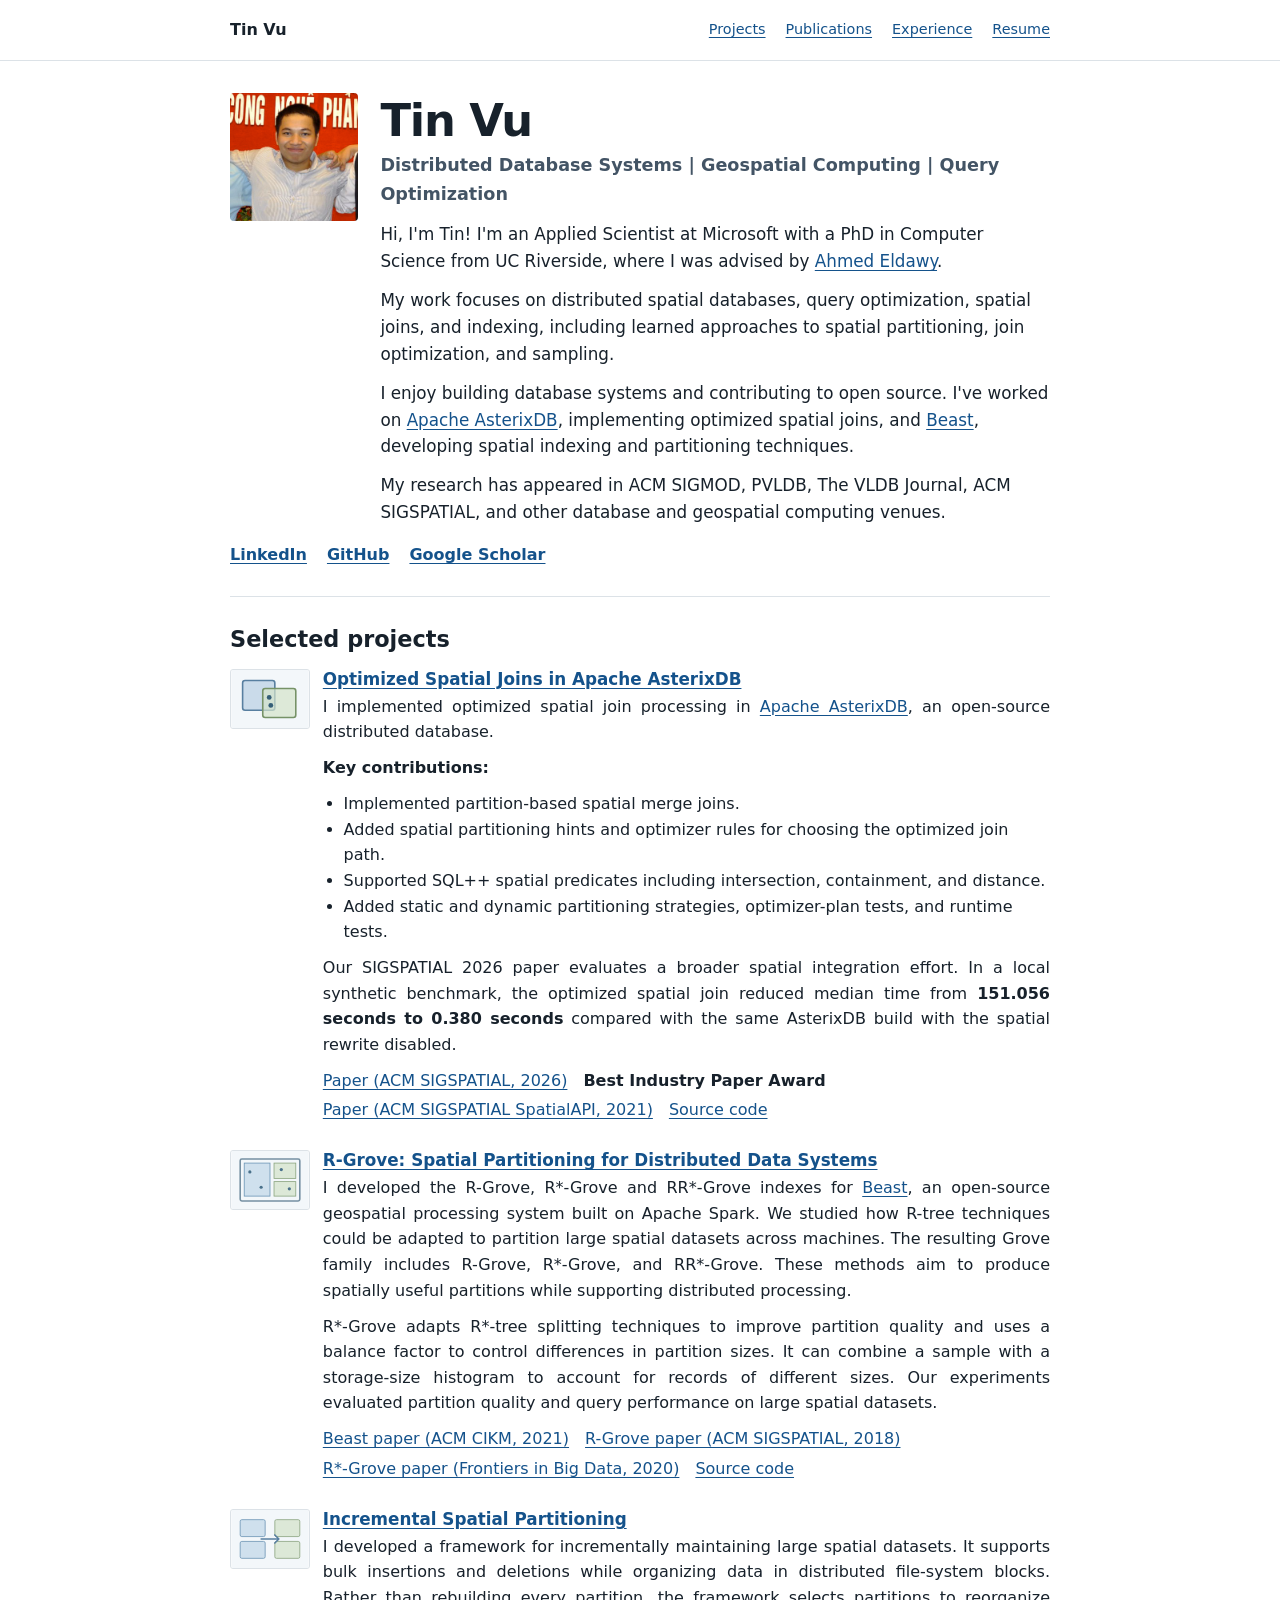
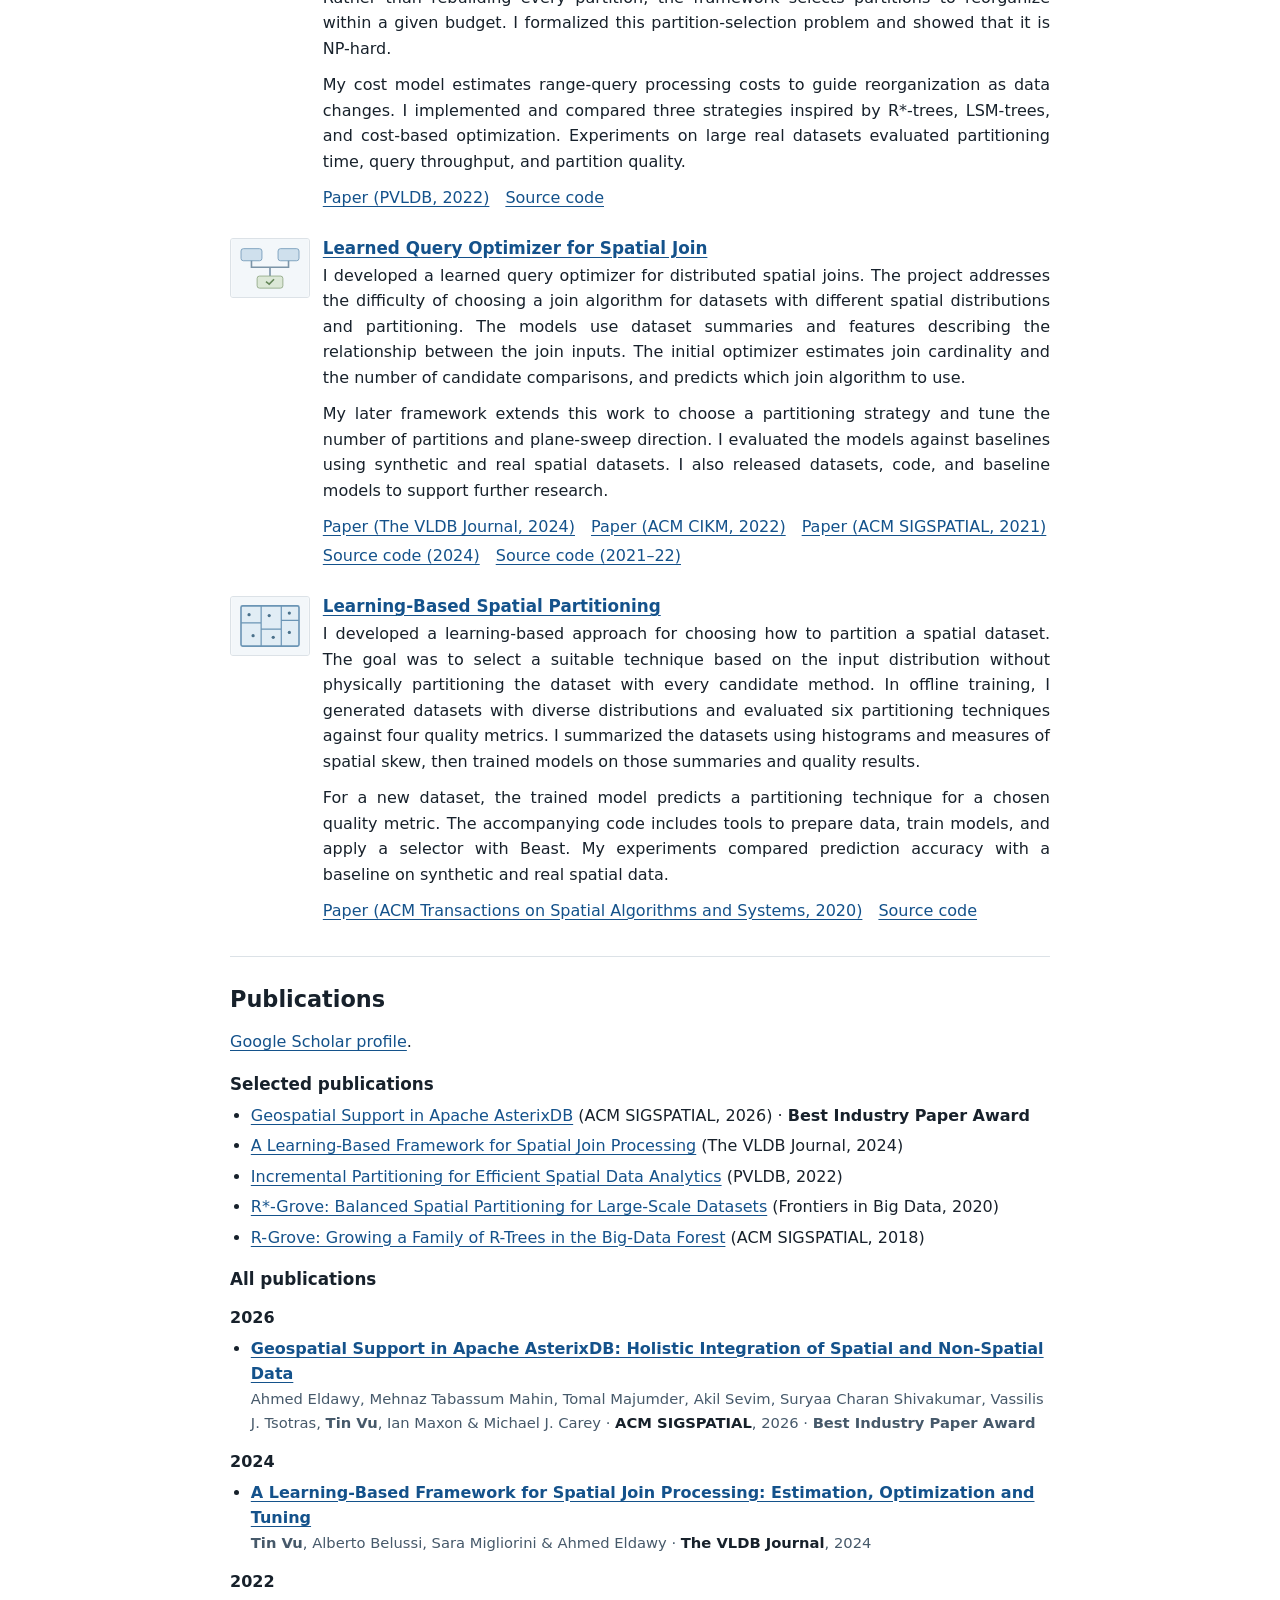
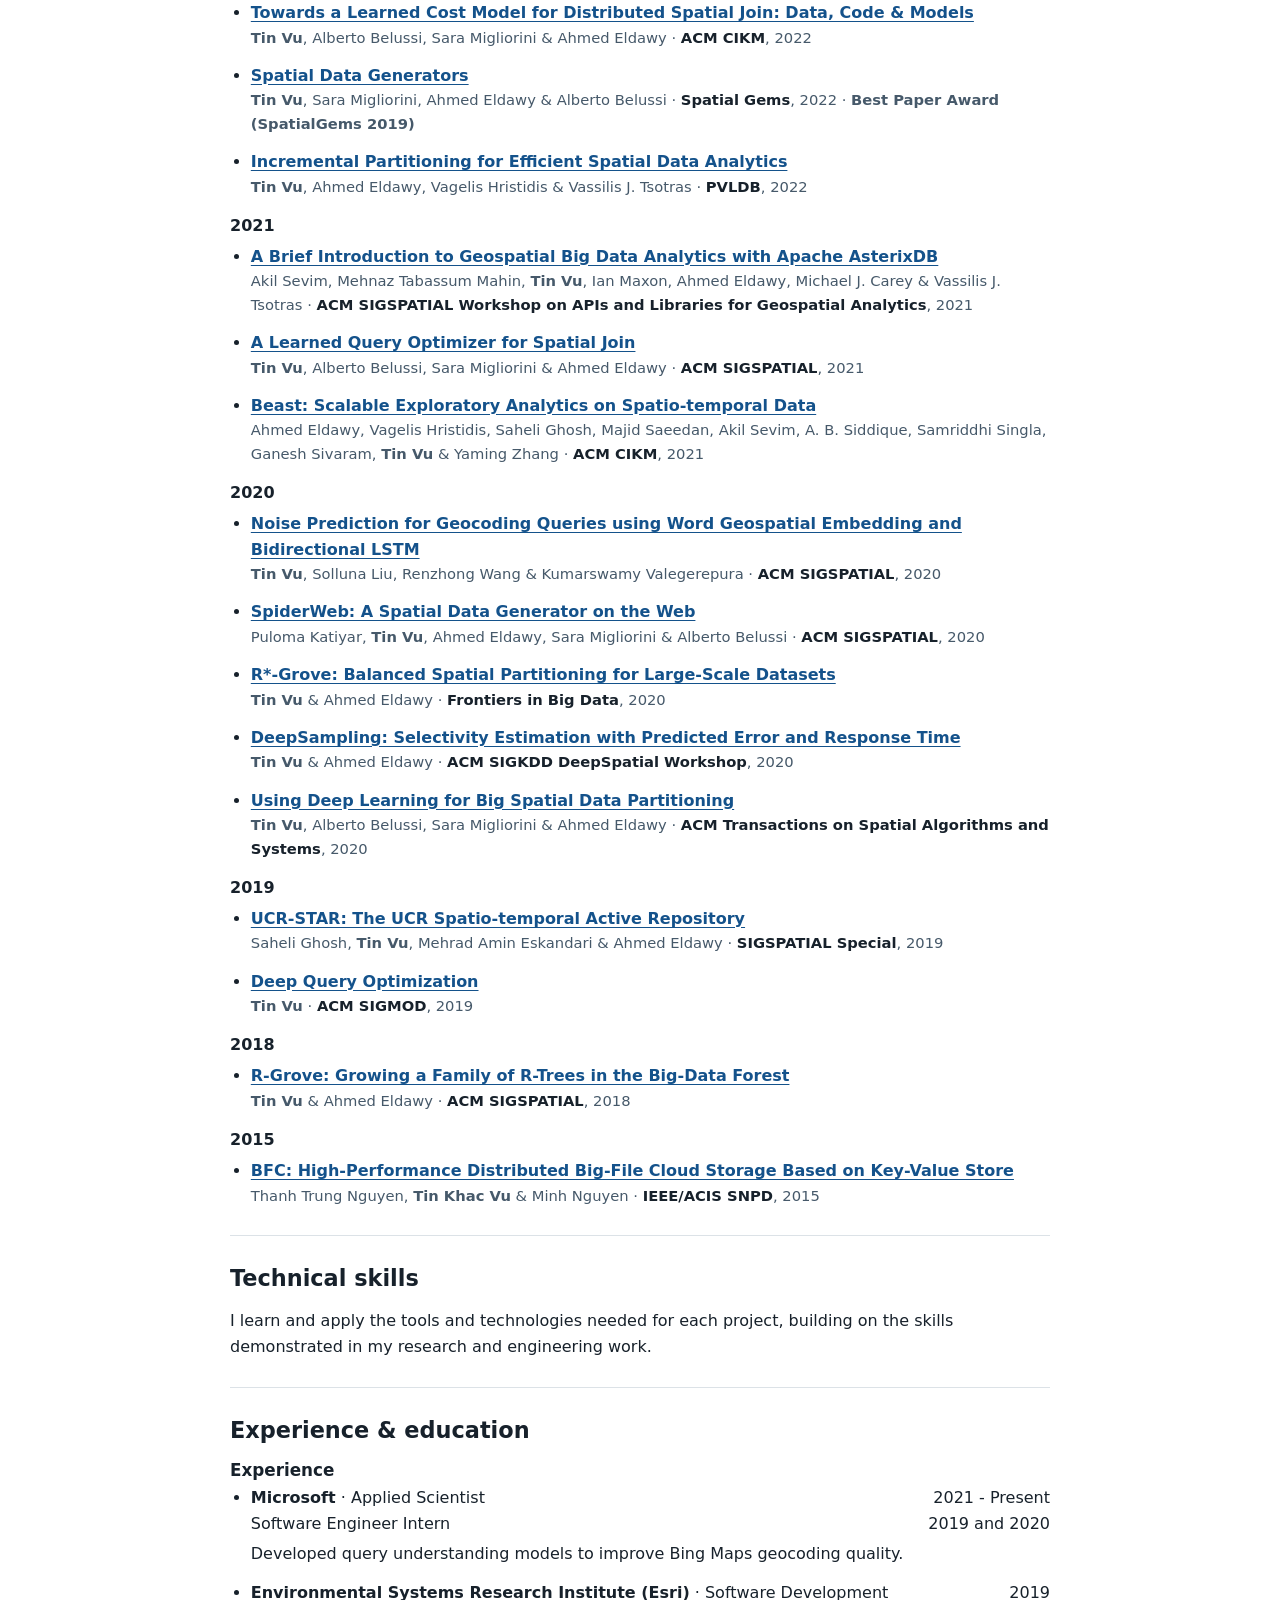
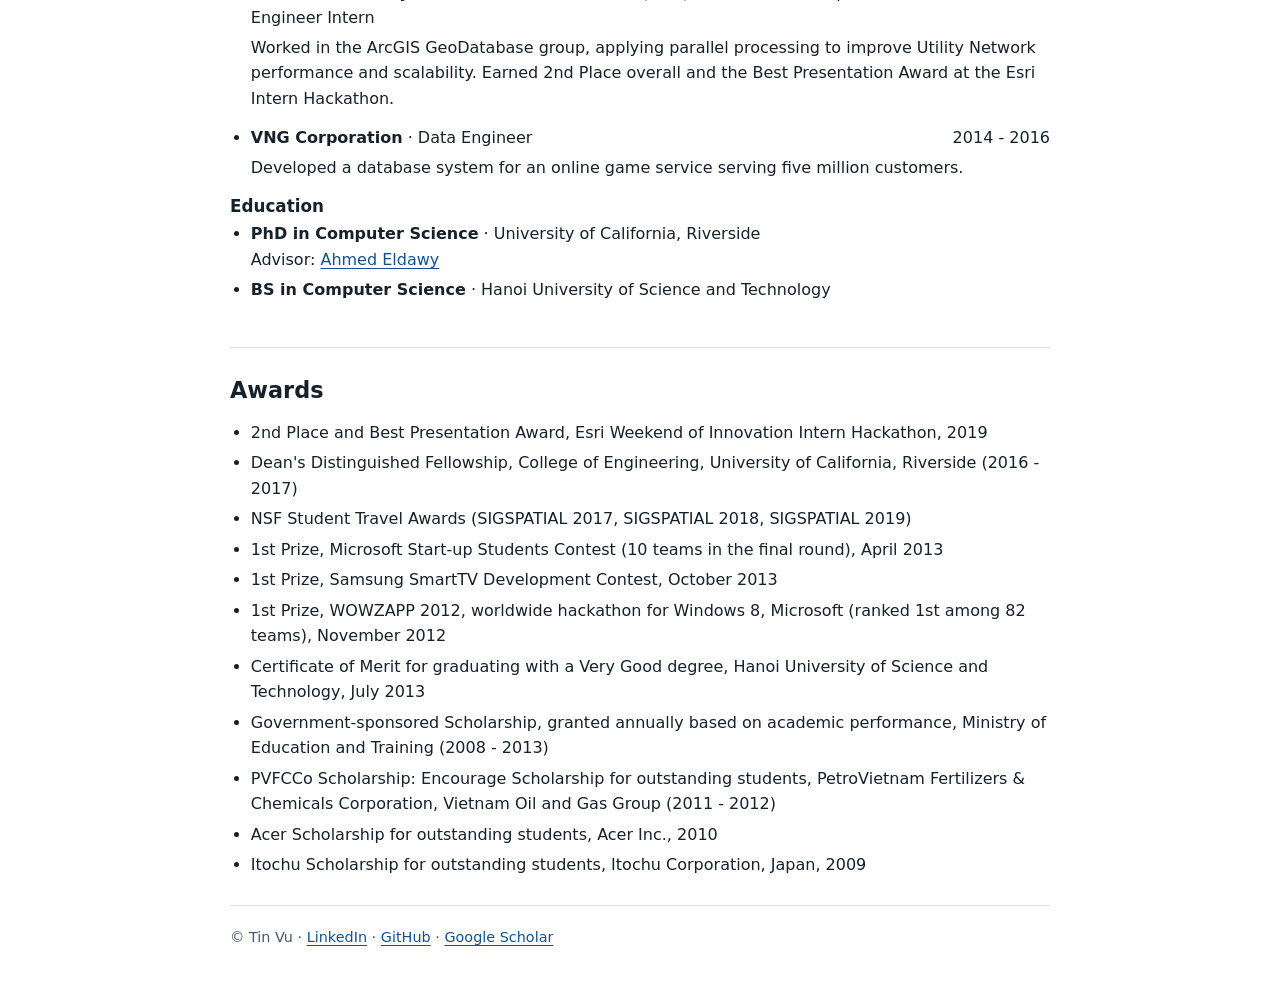
<file: index.html>
<!doctype html>
<html lang="en">
<head>
  <meta charset="utf-8">
  <meta name="viewport" content="width=device-width, initial-scale=1">
  <meta name="description" content="Tin Vu is an applied scientist and computer science PhD working on distributed spatial databases, query optimization, and scalable data systems.">
  <meta name="theme-color" content="#ffffff">
  <title>Tin Vu | Distributed Spatial Databases</title>
  <link rel="stylesheet" href="style.css">
</head>
<body>
  <a class="skip-link" href="#main">Skip to content</a>
  <header class="site-header">
    <div class="container header-content">
      <a class="site-name" href="#top">Tin Vu</a>
      <nav aria-label="Main navigation">
        <a href="#work">Projects</a>
        <a href="#research">Publications</a>
        <a href="#about">Experience</a>
        <a href="resume.pdf">Resume</a>
      </nav>
    </div>
  </header>

  <main id="main" class="container">
    <section class="intro" id="top" aria-labelledby="name">
      <div class="intro-overview">
        <img class="profile-photo" src="images/tin-vu.jpg" alt="Tin Vu" width="320" height="320">
        <div>
          <h1 id="name">Tin Vu</h1>
          <p class="role">Distributed Database Systems | Geospatial Computing | Query Optimization</p>
          <p class="summary">Hi, I'm Tin! I'm an Applied Scientist at Microsoft with a PhD in Computer Science from UC Riverside, where I was advised by <a href="https://www.cs.ucr.edu/~eldawy/">Ahmed Eldawy</a>.</p>
          <p class="summary">My work focuses on distributed spatial databases, query optimization, spatial joins, and indexing, including learned approaches to spatial partitioning, join optimization, and sampling.</p>
          <p class="summary">I enjoy building database systems and contributing to open source. I've worked on <a href="https://asterixdb.apache.org/">Apache AsterixDB</a>, implementing optimized spatial joins, and <a href="https://bitbucket.org/bdlabucr/beast/src/master/">Beast</a>, developing spatial indexing and partitioning techniques.</p>
          <p class="summary">My research has appeared in ACM SIGMOD, PVLDB, The VLDB Journal, ACM SIGSPATIAL, and other database and geospatial computing venues.</p>
        </div>
      </div>
      <div class="profile-links">
        <a href="https://www.linkedin.com/in/tinvukhac/">LinkedIn</a>
        <a href="https://github.com/tinvukhac">GitHub</a>
        <a href="https://scholar.google.com/citations?hl=en&amp;user=ZpTB-kkAAAAJ&amp;view_op=list_works&amp;sortby=pubdate">Google Scholar</a>
      </div>
    </section>

    <section class="section" id="work">
      <h2>Selected projects</h2>
      <div class="entry-list">
        <article class="entry">
          <img class="project-image" src="images/spatial-join.svg" alt="" width="96" height="72">
          <div><h3><a href="project-asterixdb.html">Optimized Spatial Joins in Apache AsterixDB</a></h3>
            <p>I implemented optimized spatial join processing in <a href="https://asterixdb.apache.org/">Apache AsterixDB</a>, an open-source distributed database.</p>
            <p><strong>Key contributions:</strong></p>
            <ul class="project-contributions">
              <li>Implemented partition-based spatial merge joins.</li>
              <li>Added spatial partitioning hints and optimizer rules for choosing the optimized join path.</li>
              <li>Supported SQL++ spatial predicates including intersection, containment, and distance.</li>
              <li>Added static and dynamic partitioning strategies, optimizer-plan tests, and runtime tests.</li>
            </ul>
            <p>Our SIGSPATIAL 2026 paper evaluates a broader spatial integration effort. In a local synthetic benchmark, the optimized spatial join reduced median time from <strong>151.056 seconds to 0.380 seconds</strong> compared with the same AsterixDB build with the spatial rewrite disabled.</p>
            <p class="project-links"><a href="https://www.cs.ucr.edu/~eldawy/publications/26_SIGSPATIAL_AsterixDB_Industry.pdf">Paper (ACM SIGSPATIAL, 2026)</a><strong>Best Industry Paper Award</strong><a href="https://doi.org/10.1145/3486189.3490018">Paper (ACM SIGSPATIAL SpatialAPI, 2021)</a><a href="https://github.com/apache/asterixdb/commit/4f1090dde3d5034a90ee1a23d5d536a09372292c">Source code</a></p>
          </div>
        </article>
        <article class="entry">
          <img class="project-image" src="images/spatial-index.svg" alt="" width="96" height="72">
          <div><h3><a href="project-rgrove.html">R-Grove: Spatial Partitioning for Distributed Data Systems</a></h3>
            <p>I developed the R-Grove, R*-Grove and RR*-Grove indexes for <a href="https://bitbucket.org/bdlabucr/beast/src/master/">Beast</a>, an open-source geospatial processing system built on Apache Spark. We studied how R-tree techniques could be adapted to partition large spatial datasets across machines. The resulting Grove family includes R-Grove, R*-Grove, and RR*-Grove. These methods aim to produce spatially useful partitions while supporting distributed processing.</p>
            <p>R*-Grove adapts R*-tree splitting techniques to improve partition quality and uses a balance factor to control differences in partition sizes. It can combine a sample with a storage-size histogram to account for records of different sizes. Our experiments evaluated partition quality and query performance on large spatial datasets.</p>
            <p class="project-links"><a href="https://doi.org/10.1145/3459637.3481897">Beast paper (ACM CIKM, 2021)</a><a href="https://doi.org/10.1145/3274895.3274984">R-Grove paper (ACM SIGSPATIAL, 2018)</a><a href="https://doi.org/10.3389/fdata.2020.00028">R*-Grove paper (Frontiers in Big Data, 2020)</a><a href="https://bitbucket.org/bdlabucr/beast/src/master/">Source code</a></p>
          </div>
        </article>
        <article class="entry">
          <img class="project-image" src="images/incremental-partitioning.svg" alt="" width="96" height="72">
          <div><h3><a href="project-incremental.html">Incremental Spatial Partitioning</a></h3>
            <p>I developed a framework for incrementally maintaining large spatial datasets. It supports bulk insertions and deletions while organizing data in distributed file-system blocks. Rather than rebuilding every partition, the framework selects partitions to reorganize within a given budget. I formalized this partition-selection problem and showed that it is NP-hard.</p>
            <p>My cost model estimates range-query processing costs to guide reorganization as data changes. I implemented and compared three strategies inspired by R*-trees, LSM-trees, and cost-based optimization. Experiments on large real datasets evaluated partitioning time, query throughput, and partition quality.</p>
            <p class="project-links"><a href="https://par.nsf.gov/servlets/purl/10313679">Paper (PVLDB, 2022)</a><a href="https://bitbucket.org/tvu032/beast-tv/src/inc-update/beast-spark/src/main/java/edu/ucr/cs/bdlab/beast/operations/update/">Source code</a></p>
          </div>
        </article>
        <article class="entry">
          <img class="project-image" src="images/query-optimizer.svg" alt="" width="96" height="72">
          <div><h3><a href="project-learned-joins.html">Learned Query Optimizer for Spatial Join</a></h3>
            <p>I developed a learned query optimizer for distributed spatial joins. The project addresses the difficulty of choosing a join algorithm for datasets with different spatial distributions and partitioning. The models use dataset summaries and features describing the relationship between the join inputs. The initial optimizer estimates join cardinality and the number of candidate comparisons, and predicts which join algorithm to use.</p>
            <p>My later framework extends this work to choose a partitioning strategy and tune the number of partitions and plane-sweep direction. I evaluated the models against baselines using synthetic and real spatial datasets. I also released datasets, code, and baseline models to support further research.</p>
            <p class="project-links"><a href="https://doi.org/10.1007/s00778-024-00836-1">Paper (The VLDB Journal, 2024)</a><a href="https://doi.org/10.1145/3511808.3557712">Paper (ACM CIKM, 2022)</a><a href="https://doi.org/10.1145/3474717.3484217">Paper (ACM SIGSPATIAL, 2021)</a><a href="https://github.com/tinvukhac/learned-spatial-join">Source code (2024)</a><a href="https://github.com/tinvukhac/sjml-resources">Source code (2021–22)</a></p>
          </div>
        </article>
        <article class="entry">
          <img class="project-image" src="images/partitioning.svg" alt="" width="96" height="72">
          <div><h3><a href="project-learned-partitioning.html">Learning-Based Spatial Partitioning</a></h3>
            <p>I developed a learning-based approach for choosing how to partition a spatial dataset. The goal was to select a suitable technique based on the input distribution without physically partitioning the dataset with every candidate method. In offline training, I generated datasets with diverse distributions and evaluated six partitioning techniques against four quality metrics. I summarized the datasets using histograms and measures of spatial skew, then trained models on those summaries and quality results.</p>
            <p>For a new dataset, the trained model predicts a partitioning technique for a chosen quality metric. The accompanying code includes tools to prepare data, train models, and apply a selector with Beast. My experiments compared prediction accuracy with a baseline on synthetic and real spatial data.</p>
            <p class="project-links"><a href="https://doi.org/10.1145/3402126">Paper (ACM Transactions on Spatial Algorithms and Systems, 2020)</a><a href="https://github.com/tinvukhac/deep-spatial-partitioning">Source code</a></p>
          </div>
        </article>
      </div>
    </section>

    <section class="section" id="research">
      <h2>Publications</h2>
      <p class="section-intro"><a href="https://scholar.google.com/citations?hl=en&amp;user=ZpTB-kkAAAAJ&amp;view_op=list_works&amp;sortby=pubdate">Google Scholar profile</a>.</p>
      <h3>Selected publications</h3>
      <ul class="selected-publications">
        <li><a href="#pub-asterixdb">Geospatial Support in Apache AsterixDB</a> (ACM SIGSPATIAL, 2026) · <strong>Best Industry Paper Award</strong></li>
        <li><a href="#pub-optimizer">A Learning-Based Framework for Spatial Join Processing</a> (The VLDB Journal, 2024)</li>
        <li><a href="#pub-incremental">Incremental Partitioning for Efficient Spatial Data Analytics</a> (PVLDB, 2022)</li>
        <li><a href="#pub-rstar">R*-Grove: Balanced Spatial Partitioning for Large-Scale Datasets</a> (Frontiers in Big Data, 2020)</li>
        <li><a href="#pub-rgrove">R-Grove: Growing a Family of R-Trees in the Big-Data Forest</a> (ACM SIGSPATIAL, 2018)</li>
      </ul>
      <h3>All publications</h3>
      <h4>2026</h4>
      <ul class="publication-list">
        <li id="pub-asterixdb"><a href="https://www.cs.ucr.edu/~eldawy/publications/26_SIGSPATIAL_AsterixDB_Industry.pdf">Geospatial Support in Apache AsterixDB: Holistic Integration of Spatial and Non-Spatial Data</a><span>Ahmed Eldawy, Mehnaz Tabassum Mahin, Tomal Majumder, Akil Sevim, Suryaa Charan Shivakumar, Vassilis J. Tsotras, <strong>Tin Vu</strong>, Ian Maxon &amp; Michael J. Carey · <strong class="venue">ACM SIGSPATIAL</strong>, 2026 · <strong>Best Industry Paper Award</strong></span></li>
      </ul>
      <h4>2024</h4>
      <ul class="publication-list">
        <li id="pub-optimizer"><a href="https://doi.org/10.1007/s00778-024-00836-1">A Learning-Based Framework for Spatial Join Processing: Estimation, Optimization and Tuning</a><span><strong>Tin Vu</strong>, Alberto Belussi, Sara Migliorini &amp; Ahmed Eldawy · <strong class="venue">The VLDB Journal</strong>, 2024</span></li>
      </ul>
      <h4>2022</h4>
      <ul class="publication-list">
        <li><a href="https://doi.org/10.1145/3511808.3557712">Towards a Learned Cost Model for Distributed Spatial Join: Data, Code &amp; Models</a><span><strong>Tin Vu</strong>, Alberto Belussi, Sara Migliorini &amp; Ahmed Eldawy · <strong class="venue">ACM CIKM</strong>, 2022</span></li>
        <li><a href="https://doi.org/10.1145/3548732.3548736">Spatial Data Generators</a><span><strong>Tin Vu</strong>, Sara Migliorini, Ahmed Eldawy &amp; Alberto Belussi · <strong class="venue">Spatial Gems</strong>, 2022 · <strong>Best Paper Award (SpatialGems 2019)</strong></span></li>
        <li id="pub-incremental"><a href="https://doi.org/10.14778/3494124.3494150">Incremental Partitioning for Efficient Spatial Data Analytics</a><span><strong>Tin Vu</strong>, Ahmed Eldawy, Vagelis Hristidis &amp; Vassilis J. Tsotras · <strong class="venue">PVLDB</strong>, 2022</span></li>
      </ul>
      <h4>2021</h4>
      <ul class="publication-list">
        <li><a href="https://doi.org/10.1145/3486189.3490018">A Brief Introduction to Geospatial Big Data Analytics with Apache AsterixDB</a><span>Akil Sevim, Mehnaz Tabassum Mahin, <strong>Tin Vu</strong>, Ian Maxon, Ahmed Eldawy, Michael J. Carey &amp; Vassilis J. Tsotras · <strong class="venue">ACM SIGSPATIAL Workshop on APIs and Libraries for Geospatial Analytics</strong>, 2021</span></li>
        <li><a href="https://doi.org/10.1145/3474717.3484217">A Learned Query Optimizer for Spatial Join</a><span><strong>Tin Vu</strong>, Alberto Belussi, Sara Migliorini &amp; Ahmed Eldawy · <strong class="venue">ACM SIGSPATIAL</strong>, 2021</span></li>
        <li><a href="https://doi.org/10.1145/3459637.3481897">Beast: Scalable Exploratory Analytics on Spatio-temporal Data</a><span>Ahmed Eldawy, Vagelis Hristidis, Saheli Ghosh, Majid Saeedan, Akil Sevim, A. B. Siddique, Samriddhi Singla, Ganesh Sivaram, <strong>Tin Vu</strong> &amp; Yaming Zhang · <strong class="venue">ACM CIKM</strong>, 2021</span></li>
      </ul>
      <h4>2020</h4>
      <ul class="publication-list">
        <li><a href="https://doi.org/10.1145/3397536.3422201">Noise Prediction for Geocoding Queries using Word Geospatial Embedding and Bidirectional LSTM</a><span><strong>Tin Vu</strong>, Solluna Liu, Renzhong Wang &amp; Kumarswamy Valegerepura · <strong class="venue">ACM SIGSPATIAL</strong>, 2020</span></li>
        <li><a href="https://doi.org/10.1145/3397536.3422351">SpiderWeb: A Spatial Data Generator on the Web</a><span>Puloma Katiyar, <strong>Tin Vu</strong>, Ahmed Eldawy, Sara Migliorini &amp; Alberto Belussi · <strong class="venue">ACM SIGSPATIAL</strong>, 2020</span></li>
        <li id="pub-rstar"><a href="https://doi.org/10.3389/fdata.2020.00028">R*-Grove: Balanced Spatial Partitioning for Large-Scale Datasets</a><span><strong>Tin Vu</strong> &amp; Ahmed Eldawy · <strong class="venue">Frontiers in Big Data</strong>, 2020</span></li>
        <li><a href="https://arxiv.org/abs/2008.06831">DeepSampling: Selectivity Estimation with Predicted Error and Response Time</a><span><strong>Tin Vu</strong> &amp; Ahmed Eldawy · <strong class="venue">ACM SIGKDD DeepSpatial Workshop</strong>, 2020</span></li>
        <li><a href="https://doi.org/10.1145/3402126">Using Deep Learning for Big Spatial Data Partitioning</a><span><strong>Tin Vu</strong>, Alberto Belussi, Sara Migliorini &amp; Ahmed Eldawy · <strong class="venue">ACM Transactions on Spatial Algorithms and Systems</strong>, 2020</span></li>
      </ul>
      <h4>2019</h4>
      <ul class="publication-list">
        <li><a href="https://doi.org/10.1145/3377000.3377005">UCR-STAR: The UCR Spatio-temporal Active Repository</a><span>Saheli Ghosh, <strong>Tin Vu</strong>, Mehrad Amin Eskandari &amp; Ahmed Eldawy · <strong class="venue">SIGSPATIAL Special</strong>, 2019</span></li>
        <li><a href="https://doi.org/10.1145/3299869.3300104">Deep Query Optimization</a><span><strong>Tin Vu</strong> · <strong class="venue">ACM SIGMOD</strong>, 2019</span></li>
      </ul>
      <h4>2018</h4>
      <ul class="publication-list">
        <li id="pub-rgrove"><a href="https://doi.org/10.1145/3274895.3274984">R-Grove: Growing a Family of R-Trees in the Big-Data Forest</a><span><strong>Tin Vu</strong> &amp; Ahmed Eldawy · <strong class="venue">ACM SIGSPATIAL</strong>, 2018</span></li>
      </ul>
      <h4>2015</h4>
      <ul class="publication-list">
        <li><a href="https://doi.org/10.1109/SNPD.2015.7176209">BFC: High-Performance Distributed Big-File Cloud Storage Based on Key-Value Store</a><span>Thanh Trung Nguyen, <strong>Tin Khac Vu</strong> &amp; Minh Nguyen · <strong class="venue">IEEE/ACIS SNPD</strong>, 2015</span></li>
      </ul>
    </section>

    <section class="section" id="skills">
      <h2>Technical skills</h2>
      <p>I learn and apply the tools and technologies needed for each project, building on the skills demonstrated in my research and engineering work.</p>
    </section>

    <section class="section" id="about">
      <h2>Experience &amp; education</h2>
      <h3>Experience</h3>
      <ul class="experience-list work-list">
        <li>
          <p class="work-heading"><span><strong>Microsoft</strong> · Applied Scientist</span><span class="work-date">2021 - Present</span></p>
          <p class="work-heading"><span>Software Engineer Intern</span><span class="work-date">2019 and 2020</span></p>
          <p>Developed query understanding models to improve Bing Maps geocoding quality.</p>
        </li>
        <li>
          <p class="work-heading"><span><strong>Environmental Systems Research Institute (Esri)</strong> · Software Development Engineer Intern</span><span class="work-date">2019</span></p>
          <p>Worked in the ArcGIS GeoDatabase group, applying parallel processing to improve Utility Network performance and scalability. Earned 2nd Place overall and the Best Presentation Award at the Esri Intern Hackathon.</p>
        </li>
        <li>
          <p class="work-heading"><span><strong>VNG Corporation</strong> · Data Engineer</span><span class="work-date">2014 - 2016</span></p>
          <p>Developed a database system for an online game service serving five million customers.</p>
        </li>
      </ul>
      <h3>Education</h3>
      <ul class="experience-list">
        <li><strong>PhD in Computer Science</strong> · University of California, Riverside<br>Advisor: <a href="https://www.cs.ucr.edu/~eldawy/">Ahmed Eldawy</a></li>
        <li><strong>BS in Computer Science</strong> · Hanoi University of Science and Technology</li>
      </ul>
    </section>

    <section class="section" id="awards">
      <h2>Awards</h2>
      <ul class="award-list">
        <li>2nd Place and Best Presentation Award, Esri Weekend of Innovation Intern Hackathon, 2019</li>
        <li>Dean's Distinguished Fellowship, College of Engineering, University of California, Riverside (2016 - 2017)</li>
        <li>NSF Student Travel Awards (SIGSPATIAL 2017, SIGSPATIAL 2018, SIGSPATIAL 2019)</li>
        <li>1st Prize, Microsoft Start-up Students Contest (10 teams in the final round), April 2013</li>
        <li>1st Prize, Samsung SmartTV Development Contest, October 2013</li>
        <li>1st Prize, WOWZAPP 2012, worldwide hackathon for Windows 8, Microsoft (ranked 1st among 82 teams), November 2012</li>
        <li>Certificate of Merit for graduating with a Very Good degree, Hanoi University of Science and Technology, July 2013</li>
        <li>Government-sponsored Scholarship, granted annually based on academic performance, Ministry of Education and Training (2008 - 2013)</li>
        <li>PVFCCo Scholarship: Encourage Scholarship for outstanding students, PetroVietnam Fertilizers &amp; Chemicals Corporation, Vietnam Oil and Gas Group (2011 - 2012)</li>
        <li>Acer Scholarship for outstanding students, Acer Inc., 2010</li>
        <li>Itochu Scholarship for outstanding students, Itochu Corporation, Japan, 2009</li>
      </ul>
    </section>

  </main>

  <footer class="container footer">
    <p>© Tin Vu · <a href="https://www.linkedin.com/in/tinvukhac/">LinkedIn</a> · <a href="https://github.com/tinvukhac">GitHub</a> · <a href="https://scholar.google.com/citations?hl=en&amp;user=ZpTB-kkAAAAJ&amp;view_op=list_works&amp;sortby=pubdate">Google Scholar</a></p>
  </footer>
</body>
</html>
</file>
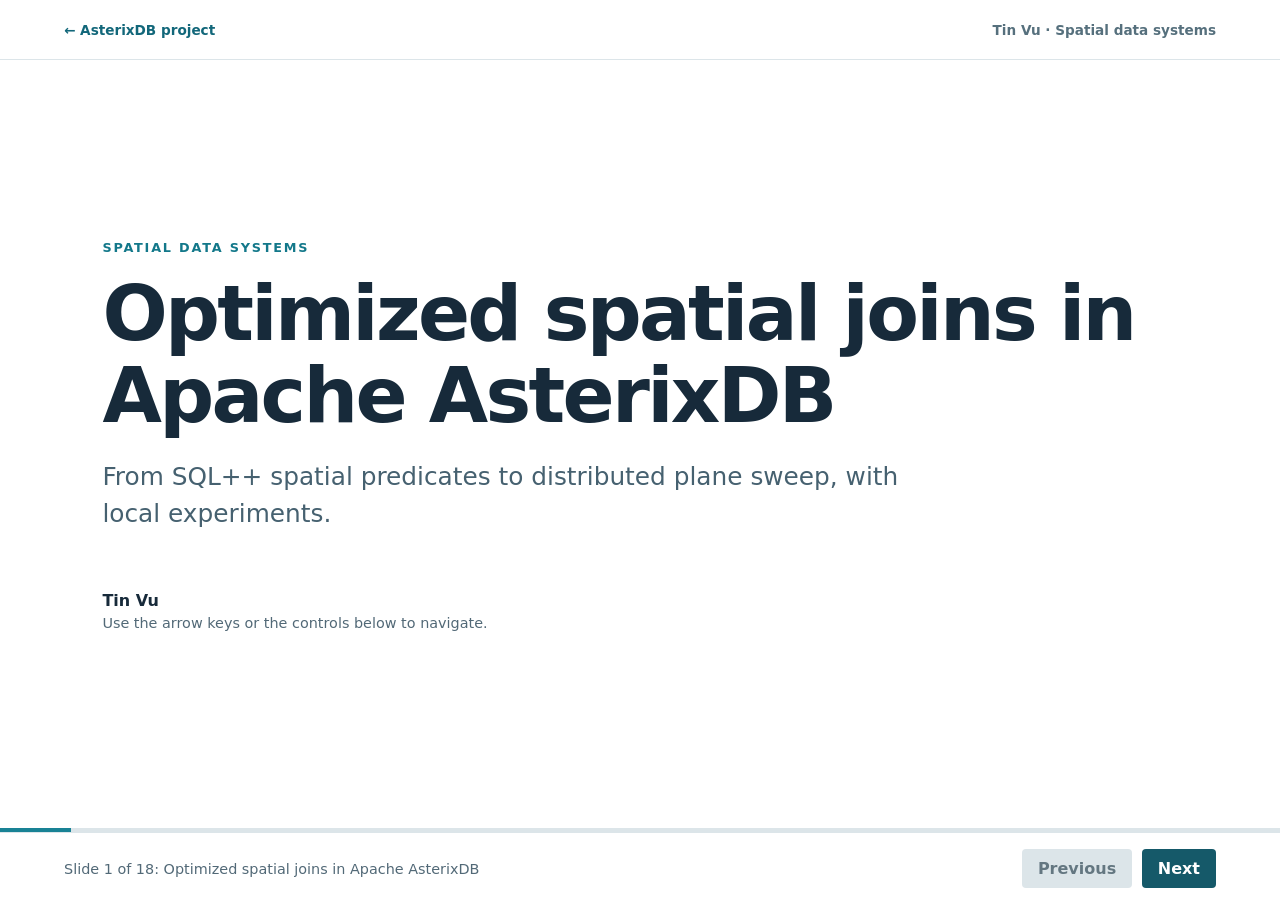
<file: presentation-asterixdb.html>
<!doctype html>
<html lang="en">
<head>
  <meta charset="utf-8">
  <meta name="viewport" content="width=device-width, initial-scale=1">
  <title>Optimized Spatial Joins in Apache AsterixDB | Presentation</title>
  <link rel="stylesheet" href="presentation.css">
  <style>
    .slide pre { overflow-x: auto; padding: 1rem; background: #f2f7f8; font-size: clamp(.8rem, 1.25vw, 1rem); line-height: 1.5; }
    .slide figure { margin: .25rem 0 0; }
    .experiment-chart { display: block; max-width: 100%; max-height: 43vh; height: auto; object-fit: contain; }
    .slide figcaption { margin-top: .35rem; font-size: .85rem; color: #526977; }
    .comparison-metric { font-size: clamp(1.5rem, 3vw, 2.5rem); line-height: 1.2; font-weight: 800; color: #155969; }
    @media (max-width: 700px) { .experiment-chart { max-height: none; } }
    @media print { .experiment-chart { max-height: 40vh; } }
  </style>
</head>
<body>
  <div class="deck">
    <header class="topbar">
      <a href="project-asterixdb.html">← AsterixDB project</a>
      <span>Tin Vu · Spatial data systems</span>
    </header>
    <main>
      <section class="slide" id="intro" aria-labelledby="title-intro">
        <p class="eyebrow">Spatial data systems</p>
        <h1 id="title-intro">Optimized spatial joins in Apache AsterixDB</h1>
        <p class="lead">From SQL++ spatial predicates to distributed plane sweep, with local experiments.</p>
        <p class="author">Tin Vu</p>
        <p class="small">Use the arrow keys or the controls below to navigate.</p>
      </section>

      <section class="slide" id="problem" aria-labelledby="title-problem">
        <p class="eyebrow">01 · The problem</p>
        <h2 id="title-problem">Spatial joins need more than an equality key</h2>
        <div class="three-col">
          <div class="card"><h3>Nested loop</h3><p>Broadcast one input and test pairs. Useful for small inputs, but expensive when both grow.</p></div>
          <div class="card"><h3>Bounding boxes</h3><p>Cheaper than exact geometry predicates, but a filter alone still considers the pairs.</p></div>
          <div class="card"><h3>Index lookup</h3><p>Useful for selective inputs; repeated probes can become expensive for larger joins.</p></div>
        </div>
        <p class="callout"><strong>Goal:</strong> reduce candidate pairs and distribute work inside a composable SQL++ query plan.</p>
      </section>

      <section class="slide" id="contribution" aria-labelledby="title-contribution">
        <p class="eyebrow">02 · My contribution</p>
        <h2 id="title-contribution">An optimizer-visible spatial join</h2>
        <div class="two-col">
          <div class="card"><h3>Planning</h3><p>Added optimizer rewrites, a spatial partitioning hint, and a physical operator specifying partitioning and ordering.</p></div>
          <div class="card"><h3>Execution</h3><p>Added a partition-based spatial merge (PBSM) plan and a local plane-sweep runtime.</p></div>
        </div>
        <p class="callout">Minimum bounding rectangles (MBRs) filter candidates. The original spatial predicate remains for exact refinement.</p>
      </section>

      <section class="slide" id="query" aria-labelledby="title-query">
        <p class="eyebrow">03 · Query and planning</p>
        <h2 id="title-query">From a predicate to a physical plan</h2>
        <pre><code>SELECT COUNT(*) FROM ParkSet AS ps, LakeSet AS ls
WHERE /*+ spatial-partitioning(-180.0, -83.0, 180.0, 90.0, 10, 10) */
  st_intersects(ps.geom, ls.geom);</code></pre>
        <div class="two-col">
          <div class="card"><h3>Optimizer</h3><p>Recognizes an eligible inner join, introduces MBR overlap, and keeps <code>st_intersects</code>.</p></div>
          <div class="card"><h3>Physical operator</h3><p>Selects <code>SPATIAL_JOIN</code> and requires both inputs to be partitioned and ordered.</p></div>
        </div>
        <p class="small">The hint specifies bounds and a 10-by-10 grid. Eligible unhinted joins can compute bounds dynamically and use a default grid.</p>
      </section>

      <section class="slide" id="execution" aria-labelledby="title-execution">
        <p class="eyebrow">04 · Distributed execution</p>
        <h2 id="title-execution">From grid to exact matches</h2>
        <div class="flow">
          <div class="step"><span class="number">01</span><h3>Find the grid</h3><p>Use hinted bounds or compute and intersect the inputs' bounds.</p></div>
          <div class="step"><span class="number">02</span><h3>Tile &amp; shuffle</h3><p>Replicate MBRs across overlapping tiles; partition both sides by tile ID.</p></div>
          <div class="step"><span class="number">03</span><h3>Sort &amp; sweep</h3><p>Order by tile and rectangle, then generate candidates locally.</p></div>
          <div class="step"><span class="number">04</span><h3>Refine</h3><p>Use a reference tile to avoid duplicates and apply the exact predicate.</p></div>
        </div>
        <p class="small">The dynamic path computes grid information within the query plan and materializes an input branch for reuse.</p>
      </section>

      <section class="slide" id="sweep" aria-labelledby="title-sweep">
        <p class="eyebrow">05 · Inside the plane sweep</p>
        <h2 id="title-sweep">Ordered rectangles narrow the candidate search</h2>
        <div class="two-col">
          <div class="card"><h3>Local processing</h3><ul><li>Write the sorted build input to a run file.</li><li>Advance through ordered streams and buffer potentially overlapping probe rectangles.</li><li>Check overlap in both dimensions before emitting a candidate.</li></ul></div>
          <div class="card"><h3>Bounded memory</h3><p>When the probe buffer fills, the joiner processes buffered tuples against the remaining build run, clears the buffer, and rewinds the build stream.</p></div>
        </div>
        <p class="small">Sorting, run-file I/O, buffering, and possible rereads are part of the cost.</p>
      </section>

      <section class="slide" id="correctness" aria-labelledby="title-correctness">
        <p class="eyebrow">06 · Correctness</p>
        <h2 id="title-correctness">One pair, one reference tile</h2>
        <div class="two-col">
          <div class="card"><h3>Prevent duplicate pairs</h3><p>For overlapping MBRs A and B, use the lower-left corner of their intersection:</p><pre><code>x = max(A.minX, B.minX)
y = max(A.minY, B.minY)</code></pre><p>Retain the pair only in the tile containing this reference point.</p></div>
          <div class="card"><h3>Preserve matches</h3><p>Assign each rectangle to every overlapping tile. MBR overlap is conservative, so the exact geometry predicate must still be checked.</p><p>For supported distance comparisons, expand one MBR by the threshold before filtering.</p></div>
        </div>
        <p class="small">Grid hints must cover the region containing the matches of interest.</p>
      </section>

      <section class="slide" id="skew" aria-labelledby="title-skew">
        <p class="eyebrow">07 · Performance tradeoffs</p>
        <h2 id="title-skew">Grid size trades local work for replication</h2>
        <div class="three-col">
          <div class="card"><h3>Too coarse</h3><p>Large cells increase local candidate work and can leave workers unevenly loaded.</p></div>
          <div class="card"><h3>Too fine</h3><p>More cells can increase replication, shuffle, and sorting, especially for large geometries.</p></div>
          <div class="card"><h3>Skew</h3><p>Dense regions can create hot tiles and stragglers even when total work appears balanced.</p></div>
        </div>
        <p class="small">A uniform grid is not a universal solution: both very small and very large grid sizes can perform poorly.</p>
      </section>

      <section class="slide" id="tests" aria-labelledby="title-tests">
        <p class="eyebrow">08 · Testing</p>
        <h2 id="title-tests">Check the plan and the results</h2>
        <div class="two-col">
          <div class="card"><h3>Optimizer-plan tests</h3><p>Check static and dynamic partitioning and supported spatial predicates.</p></div>
          <div class="card"><h3>Runtime tests</h3><p>Execute queries and verify results, including separate spatial left-outer-join cases.</p></div>
        </div>
        <p class="small">A spatial function alone does not guarantee that the optimizer will choose this physical plan.</p>
      </section>

      <section class="slide" id="baseline-method" aria-labelledby="title-baseline-method">
        <p class="eyebrow">09 · Experiment 1: AsterixDB plans</p>
        <h2 id="title-baseline-method">Compare the same query with and without the rewrite</h2>
        <div class="two-col">
          <div class="card"><h3>Input &amp; setup</h3><p>5,000 rectangles and 250,000 points; 1.25 billion possible pairs. Same files, query, build, and cluster settings.</p><p>Two local nodes, compiler parallelism 4, and a hinted 100-by-100 grid for the optimized plan.</p></div>
          <div class="card"><h3>Two plans</h3><p>Baseline: <code>NESTED_LOOP</code>, with the geometry rewrite disabled in an isolated optimizer class.</p><p>Optimized: <code>SPATIAL_JOIN</code>. Both returned 124,687 matches, confirmed independently.</p></div>
        </div>
        <p class="callout">This is a same-build counterfactual, <strong>not</strong> a benchmark of a historical pre-contribution binary.</p>
      </section>

      <section class="slide" id="baseline-results" aria-labelledby="title-baseline-results">
        <p class="eyebrow">10 · Experiment 1: results</p>
        <h2 id="title-baseline-results">151.056 s → 0.380 s median</h2>
        <p>About <strong>398× faster</strong> on this input: three measured baseline queries versus six optimized queries across two batches.</p>
        <figure>
          <a href="images/asterixdb-before-after-large.png"><img class="experiment-chart" src="images/asterixdb-before-after-large.png" alt="Baseline query times range from 143.778 to 157.152 seconds; optimized times range from 0.339 to 0.504 seconds. The horizontal axis is logarithmic."></a>
          <figcaption>Client elapsed time; logarithmic axis. <a href="images/asterixdb-before-after-large.csv">Measured timings (CSV)</a>.</figcaption>
        </figure>
        <p class="small">One warm-up per batch; baseline ran first. Optimized times declined within batches, and the same synthetic input was reused.</p>
      </section>

      <section class="slide" id="sedona-method" aria-labelledby="title-sedona-method">
        <p class="eyebrow">11 · Experiment 2: AsterixDB and Sedona</p>
        <h2 id="title-sedona-method">Same data, different execution systems</h2>
        <div class="two-col">
          <div class="card"><h3>AsterixDB</h3><p>Two local nodes, Java 21, parallelism 4, a fixed 100-by-100 grid, local plane sweep.</p></div>
          <div class="card"><h3>Sedona</h3><p>Spark 3.5.0 on Java 11, <code>local[4]</code>, eight join partitions, KDB-tree partitioning and local R-trees. Broadcast and experimental plane sweep disabled.</p></div>
        </div>
        <p class="small">Both read identical JSON/WKT files. Times include parsing, partitioning, sorting or index construction, exact refinement, and result retrieval; startup and dataset/view setup are excluded.</p>
      </section>

      <section class="slide" id="sedona-results" aria-labelledby="title-sedona-results">
        <p class="eyebrow">12 · Experiment 2: results</p>
        <h2 id="title-sedona-results">The ranking changed with the input</h2>
        <div class="two-col">
          <div class="card"><h3>5,000 rectangles · 200,000 points</h3><div class="comparison-metric">0.405 s vs 0.500 s</div><p>AsterixDB vs Sedona medians; 99,612 matches. Three measured queries per engine after one warm-up.</p></div>
          <div class="card"><h3>25,000 rectangles · 1,000,000 points</h3><div class="comparison-metric">1.970 s vs 1.122 s</div><p>AsterixDB vs Sedona medians; 2,497,991 matches. Thirty measured queries per engine across two batches.</p></div>
        </div>
        <p class="callout">AsterixDB was faster on the smaller input; Sedona was faster on the larger one. Both results are local, synthetic workloads.</p>
      </section>

      <section class="slide" id="sedona-chart" aria-labelledby="title-sedona-chart">
        <p class="eyebrow">13 · Experiment 2: larger input</p>
        <h2 id="title-sedona-chart">Show the measured runs, not just the median</h2>
        <figure>
          <a href="images/asterixdb-spatial-join-timings.png"><img class="experiment-chart" src="images/asterixdb-spatial-join-timings.png" alt="Thirty measured queries per engine: AsterixDB median 1.970 seconds and Sedona median 1.122 seconds, across two batches."></a>
          <figcaption>Three warm-ups per batch; order AsterixDB, Sedona, Sedona, AsterixDB. Runs are not paired. <a href="images/asterixdb-spatial-join-timings.csv">Measured timings (CSV)</a>.</figcaption>
        </figure>
        <p class="small">The tests reused a single dataset; the engines differ in partitioning, memory settings, JVMs, and execution pipelines.</p>
      </section>

      <section class="slide" id="interpretation" aria-labelledby="title-interpretation">
        <p class="eyebrow">14 · Interpretation</p>
        <h2 id="title-interpretation">What might explain the results?</h2>
        <div class="three-col">
          <div class="card"><h3>Partitioning</h3><p>The fixed AsterixDB grid avoids deriving a partitioner; Sedona analyzes the dominant input and builds a KDB-tree partitioner.</p></div>
          <div class="card"><h3>Local work</h3><p>Plane-sweep sorting and run-file work differ from R-tree construction and probing. Replication and candidate counts may differ too.</p></div>
          <div class="card"><h3>Overheads</h3><p>Scheduling, JVMs, memory settings, warm-up, and data distribution can affect end-to-end times.</p></div>
        </div>
        <p class="callout">These are hypotheses: the experiments did not measure per-stage costs or isolate plane sweep from the rest of each engine.</p>
      </section>

      <section class="slide" id="selection" aria-labelledby="title-selection">
        <p class="eyebrow">15 · Algorithm selection</p>
        <h2 id="title-selection">When might another plan win?</h2>
        <div class="two-col">
          <div class="card"><h3>Choose another approach</h3><ul><li>Broadcast nested loop for an input that fits efficiently in memory.</li><li>Index lookup for a highly selective input with a suitable index.</li><li>Avoid a costly grid when replication, shuffle, or skew dominates.</li></ul></div>
          <div class="card"><h3>Keep semantics safe</h3><p>Unsupported predicate shapes or filters that cannot preserve semantics require another valid plan.</p><p>Actual alternatives depend on the query and implementation.</p></div>
        </div>
      </section>

      <section class="slide" id="future" aria-labelledby="title-future">
        <p class="eyebrow">16 · What I would change</p>
        <h2 id="title-future">Make join selection and partitioning more adaptive</h2>
        <div class="three-col">
          <div class="card"><h3>Cost-based choice</h3><p>Estimate filtered cardinality, spatial distribution, replication, and index availability.</p></div>
          <div class="card"><h3>Skew-aware execution</h3><p>Explore adaptive grid sizing and compare estimated costs with observed per-worker work.</p></div>
          <div class="card"><h3>More evidence</h3><p>Test boundaries and duplicates; benchmark varied inputs with matched resources and per-stage measurements.</p></div>
        </div>
        <p class="small">These are proposed improvements and tests, not claims about existing behavior.</p>
      </section>

      <section class="slide" id="references" aria-labelledby="title-references">
        <p class="eyebrow">References</p>
        <h2 id="title-references">Explore the work</h2>
        <div class="references">
          <p><a href="project-asterixdb.html">Project story and implementation details</a></p>
          <p><a href="https://github.com/apache/asterixdb/commit/4f1090dde3d5034a90ee1a23d5d536a09372292c">Source contribution: optimized spatial joins</a></p>
          <p><a href="https://www.cs.ucr.edu/~eldawy/publications/26_SIGSPATIAL_AsterixDB_Industry.pdf">Geospatial Support in Apache AsterixDB</a><br>ACM SIGSPATIAL 2026 · Best Industry Paper Award</p>
          <p><a href="https://github.com/apache/asterixdb/tree/4f1090dde3d5034a90ee1a23d5d536a09372292c/asterixdb/asterix-app/src/test/resources/optimizerts/queries/spatial_join">Optimizer tests</a> · <a href="https://github.com/apache/asterixdb/tree/4f1090dde3d5034a90ee1a23d5d536a09372292c/asterixdb/asterix-app/src/test/resources/runtimets/queries_sqlpp/spatial">Runtime tests</a></p>
        </div>
      </section>
    </main>
    <div class="progress" aria-hidden="true"><span id="progress"></span></div>
    <nav class="controls" aria-label="Presentation navigation" hidden>
      <span id="status" role="status" aria-live="polite"></span>
      <div class="buttons">
        <button id="previous" type="button">Previous</button>
        <button id="next" type="button">Next</button>
      </div>
    </nav>
  </div>
  <script src="presentation.js"></script>
</body>
</html>
</file>
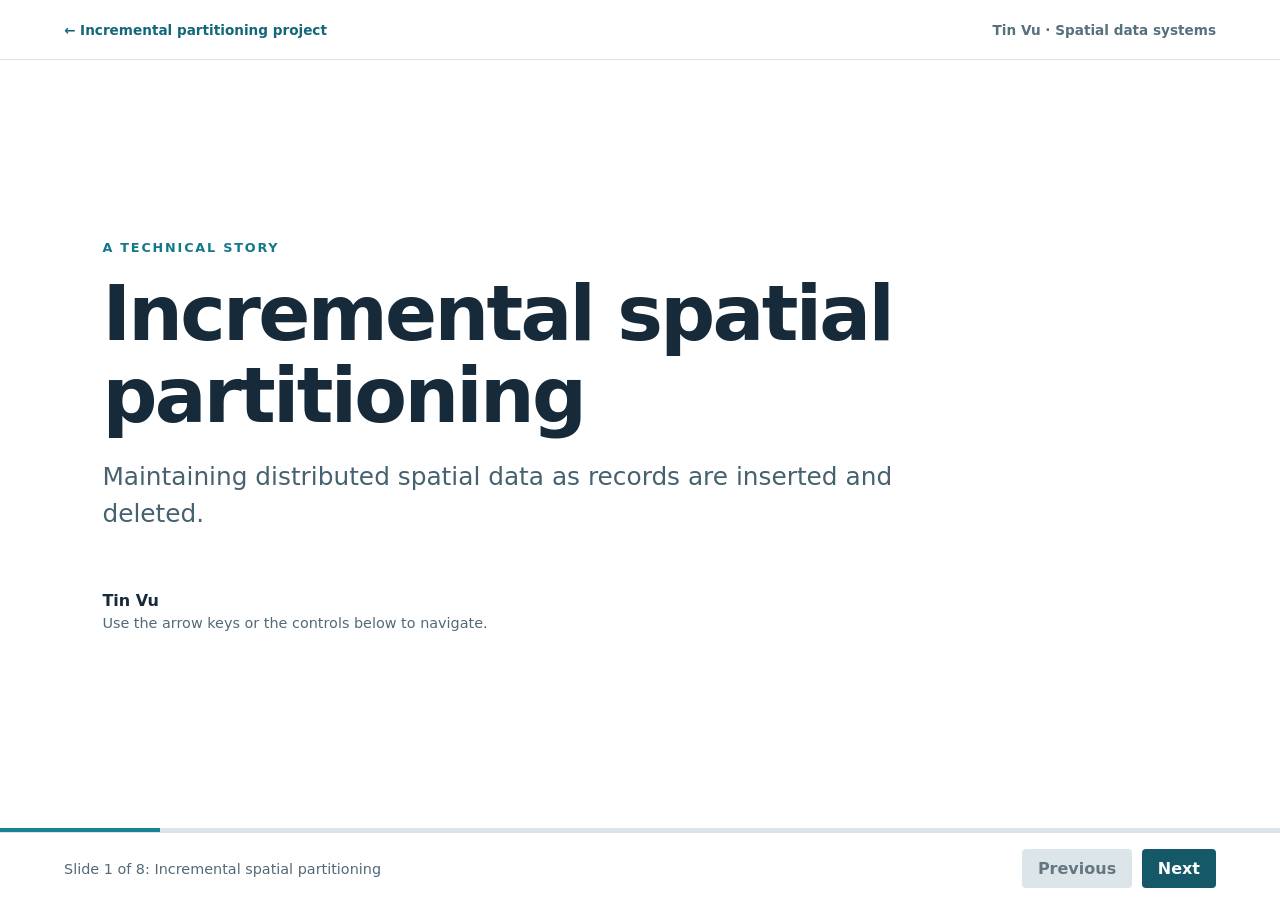
<file: presentation-incremental.html>
<!doctype html>
<html lang="en">
<head>
  <meta charset="utf-8">
  <meta name="viewport" content="width=device-width, initial-scale=1">
  <title>Incremental Spatial Partitioning | Presentation</title>
  <link rel="stylesheet" href="presentation.css">
</head>
<body>
  <div class="deck">
    <header class="topbar"><a href="project-incremental.html">← Incremental partitioning project</a><span>Tin Vu · Spatial data systems</span></header>
    <main>
      <section class="slide" id="intro" aria-labelledby="title-intro">
        <p class="eyebrow">A technical story</p>
        <h1 id="title-intro">Incremental spatial partitioning</h1>
        <p class="lead">Maintaining distributed spatial data as records are inserted and deleted.</p>
        <p class="author">Tin Vu</p>
        <p class="small">Use the arrow keys or the controls below to navigate.</p>
      </section>
      <section class="slide" id="problem" aria-labelledby="title-problem">
        <p class="eyebrow">01 · The problem</p>
        <h2 id="title-problem">Spatial datasets change, but full rebuilds are expensive</h2>
        <div class="two-col">
          <div class="card"><h3>Block-level analytics</h3><p>Distributed file-system blocks support large analytical scans, but traditional static partitioning does not naturally handle ongoing updates.</p></div>
          <div class="card"><h3>Record-level structures</h3><p>Other systems support individual updates and selective queries, yet make different tradeoffs for large analytical workloads.</p></div>
        </div>
        <p class="callout"><strong>Goal:</strong> support bulk insertions and deletions without reorganizing the entire dataset after every update.</p>
      </section>
      <section class="slide" id="contribution" aria-labelledby="title-contribution">
        <p class="eyebrow">02 · My contribution</p>
        <h2 id="title-contribution">Selectively reorganize partitions under a budget</h2>
        <div class="three-col">
          <div class="card"><h3>Formalize</h3><p>I formulated partition optimization for incremental spatial data and showed that the problem is NP-hard.</p></div>
          <div class="card"><h3>Estimate</h3><p>I developed a block-based model to estimate range-query processing costs as partitions change.</p></div>
          <div class="card"><h3>Implement</h3><p>I implemented and compared three strategies for selecting partitions to reorganize.</p></div>
        </div>
      </section>
      <section class="slide" id="execution" aria-labelledby="title-execution">
        <p class="eyebrow">03 · Framework</p>
        <h2 id="title-execution">Separate selection from physical reorganization</h2>
        <div class="flow">
          <div class="step"><span class="number">01</span><h3>Receive updates</h3><p>Handle batches of inserted and deleted records.</p></div>
          <div class="step"><span class="number">02</span><h3>Assess partitions</h3><p>Consider existing partitions and the effect of changes on query cost.</p></div>
          <div class="step"><span class="number">03</span><h3>Select</h3><p>Choose partitions for reorganization within the available budget.</p></div>
          <div class="step"><span class="number">04</span><h3>Reorganize</h3><p>Physically reorganize selected data in distributed file-system blocks.</p></div>
        </div>
        <p class="small">Selection and physical reorganization are separate subproblems; the framework does not need to rebuild every partition.</p>
      </section>
      <section class="slide" id="strategies" aria-labelledby="title-strategies">
        <p class="eyebrow">04 · Partition selection</p>
        <h2 id="title-strategies">Three strategies, different decisions</h2>
        <div class="three-col">
          <div class="card"><h3>R*-tree inspired</h3><p>Uses ideas from R*-tree insertion and splitting to guide partition maintenance.</p></div>
          <div class="card"><h3>LSM-tree inspired</h3><p>Applies an LSM-style merge policy to maintain partitions.</p></div>
          <div class="card"><h3>Cost based</h3><p>Uses the range-query cost model to choose reorganization under the budget.</p></div>
        </div>
        <p class="callout">The framework makes the tradeoff explicit: spend update work now to improve future query performance.</p>
      </section>
      <section class="slide" id="evaluation" aria-labelledby="title-evaluation">
        <p class="eyebrow">05 · Evaluation</p>
        <h2 id="title-evaluation">Measure maintenance and query performance together</h2>
        <div class="two-col">
          <div class="card"><h3>What was measured</h3><p>Experiments on large real datasets evaluated partitioning time, query throughput, and partition quality.</p></div>
          <div class="card"><h3>What the comparison shows</h3><p>The paper compares the proposed strategies with each other and with existing approaches; reported outcomes depend on the workload and budget.</p></div>
        </div>
        <p class="small">A lower maintenance cost is useful only if the resulting query performance remains acceptable.</p>
      </section>
      <section class="slide" id="future" aria-labelledby="title-future">
        <p class="eyebrow">06 · Further directions</p>
        <h2 id="title-future">Adapt reorganization to changing workloads</h2>
        <div class="three-col">
          <div class="card"><h3>Workload awareness</h3><p>Explore how observed query patterns could influence future reorganization choices.</p></div>
          <div class="card"><h3>Changing data</h3><p>Study how distribution drift and bursty updates affect the maintenance budget.</p></div>
          <div class="card"><h3>Validation</h3><p>Compare estimated query costs with observed costs across workloads.</p></div>
        </div>
        <p class="small">These are possible directions, not claims about the existing implementation.</p>
      </section>
      <section class="slide" id="references" aria-labelledby="title-references">
        <p class="eyebrow">References</p>
        <h2 id="title-references">Explore the work</h2>
        <div class="references">
          <p><a href="project-incremental.html">Project page</a></p>
          <p><a href="https://par.nsf.gov/servlets/purl/10313679">Incremental Partitioning for Efficient Spatial Data Analytics</a><br>PVLDB, 2022</p>
          <p><a href="https://bitbucket.org/tvu032/beast-tv/src/inc-update/beast-spark/src/main/java/edu/ucr/cs/bdlab/beast/operations/update/">Source code</a></p>
        </div>
      </section>
    </main>
    <div class="progress" aria-hidden="true"><span id="progress"></span></div>
    <nav class="controls" aria-label="Presentation navigation" hidden><span id="status" role="status" aria-live="polite"></span><div class="buttons"><button id="previous" type="button">Previous</button><button id="next" type="button">Next</button></div></nav>
  </div>
  <script src="presentation.js"></script>
</body>
</html>
</file>
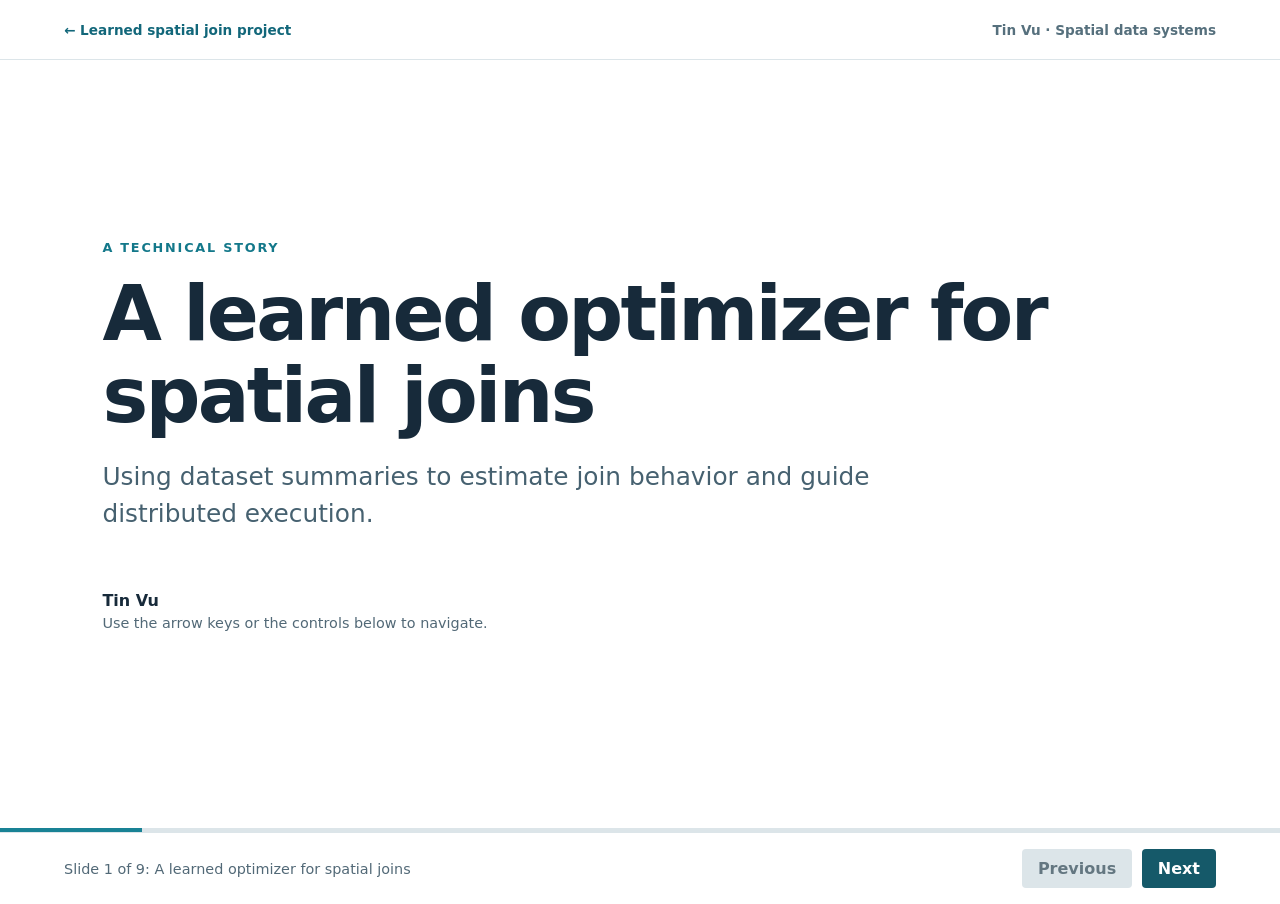
<file: presentation-learned-joins.html>
<!doctype html>
<html lang="en">
<head>
  <meta charset="utf-8">
  <meta name="viewport" content="width=device-width, initial-scale=1">
  <title>Learned Spatial Join Optimizer | Presentation</title>
  <link rel="stylesheet" href="presentation.css">
</head>
<body>
  <div class="deck">
    <header class="topbar"><a href="project-learned-joins.html">← Learned spatial join project</a><span>Tin Vu · Spatial data systems</span></header>
    <main>
      <section class="slide" id="intro" aria-labelledby="title-intro">
        <p class="eyebrow">A technical story</p>
        <h1 id="title-intro">A learned optimizer for spatial joins</h1>
        <p class="lead">Using dataset summaries to estimate join behavior and guide distributed execution.</p>
        <p class="author">Tin Vu</p>
        <p class="small">Use the arrow keys or the controls below to navigate.</p>
      </section>
      <section class="slide" id="problem" aria-labelledby="title-problem">
        <p class="eyebrow">01 · The problem</p>
        <h2 id="title-problem">No join algorithm wins for every pair of datasets</h2>
        <div class="three-col">
          <div class="card"><h3>Distribution</h3><p>Skew and geometry distribution affect the amount of candidate work.</p></div>
          <div class="card"><h3>Existing partitions</h3><p>Whether and how inputs are partitioned changes the cost of a join.</p></div>
          <div class="card"><h3>Input relationship</h3><p>Individual summaries alone may miss how the two datasets overlap spatially.</p></div>
        </div>
        <p class="callout"><strong>Goal:</strong> make a useful planning decision without executing every candidate join.</p>
      </section>
      <section class="slide" id="contribution" aria-labelledby="title-contribution">
        <p class="eyebrow">02 · My contribution</p>
        <h2 id="title-contribution">Learn estimates and choices from spatial data</h2>
        <div class="two-col">
          <div class="card"><h3>Initial optimizer</h3><p>I developed models to estimate join cardinality and candidate comparisons and to guide the choice of join algorithm.</p></div>
          <div class="card"><h3>Extended framework</h3><p>I extended the work to choose a partitioning strategy and tune the number of partitions and plane-sweep direction.</p></div>
        </div>
        <p class="small">The framework uses features describing each input and the relationship between the two inputs.</p>
      </section>
      <section class="slide" id="pipeline" aria-labelledby="title-pipeline">
        <p class="eyebrow">03 · Planning pipeline</p>
        <h2 id="title-pipeline">Summarize, estimate, select, and tune</h2>
        <div class="flow">
          <div class="step"><span class="number">01</span><h3>Summarize</h3><p>Capture dataset characteristics and joint spatial distribution.</p></div>
          <div class="step"><span class="number">02</span><h3>Estimate</h3><p>Predict result cardinality and algorithm-specific comparison work.</p></div>
          <div class="step"><span class="number">03</span><h3>Choose</h3><p>Use predictions to guide algorithm and partitioning decisions.</p></div>
          <div class="step"><span class="number">04</span><h3>Tune</h3><p>Predict partition count where applicable and select sweep direction.</p></div>
        </div>
        <p class="small">In the paper, partition-count tuning applies when both inputs are repartitioned for PBSM.</p>
      </section>
      <section class="slide" id="features" aria-labelledby="title-features">
        <p class="eyebrow">04 · Modeling</p>
        <h2 id="title-features">Represent both the data and the algorithm</h2>
        <div class="three-col">
          <div class="card"><h3>Dataset summaries</h3><p>Features include dataset characteristics and spatial skew.</p></div>
          <div class="card"><h3>Joint distribution</h3><p>Features based on combined histograms capture relationships between inputs.</p></div>
          <div class="card"><h3>Comparison work</h3><p>Separate algorithm-specific models predict geometric comparisons, a hardware-independent measure of work.</p></div>
        </div>
        <p class="callout">Result cardinality and candidate comparisons answer different questions: output size alone is not the whole cost.</p>
      </section>
      <section class="slide" id="tradeoffs" aria-labelledby="title-tradeoffs">
        <p class="eyebrow">05 · Tradeoffs</p>
        <h2 id="title-tradeoffs">Cheap features must preserve useful information</h2>
        <div class="two-col">
          <div class="card"><h3>Summary versus detail</h3><p>Compact summaries are cheaper than exhaustive execution, but can lose information about fine-grained spatial structure.</p></div>
          <div class="card"><h3>Prediction versus execution</h3><p>Comparison counts describe an important part of work, while actual runtime can also depend on shuffle, storage, and hardware.</p></div>
        </div>
        <p class="small">A learned choice is a prediction, not a guarantee of the fastest plan for every dataset.</p>
      </section>
      <section class="slide" id="evaluation" aria-labelledby="title-evaluation">
        <p class="eyebrow">06 · Evaluation</p>
        <h2 id="title-evaluation">Test on both synthetic and real spatial data</h2>
        <div class="two-col">
          <div class="card"><h3>Experiments</h3><p>The research compares models against baselines on large-scale synthetic and real datasets.</p></div>
          <div class="card"><h3>Scope</h3><p>The 2024 evaluation uses point and rectangle datasets and an intersection join; results should be read in that experimental context.</p></div>
        </div>
        <p class="small">Datasets, code, and baseline models were released to support further research.</p>
      </section>
      <section class="slide" id="future" aria-labelledby="title-future">
        <p class="eyebrow">07 · Further directions</p>
        <h2 id="title-future">Connect learned estimates to production feedback</h2>
        <div class="three-col">
          <div class="card"><h3>Generalization</h3><p>Evaluate on distributions and geometry types beyond the training workload.</p></div>
          <div class="card"><h3>Plan safety</h3><p>Explore confidence-aware fallbacks when predictions are uncertain.</p></div>
          <div class="card"><h3>Feedback</h3><p>Compare estimated work with observed execution and detect distribution drift.</p></div>
        </div>
        <p class="small">These are possible directions, not claims about the existing implementation.</p>
      </section>
      <section class="slide" id="references" aria-labelledby="title-references">
        <p class="eyebrow">References</p>
        <h2 id="title-references">Explore the work</h2>
        <div class="references">
          <p><a href="project-learned-joins.html">Project page</a></p>
          <p><a href="https://doi.org/10.1007/s00778-024-00836-1">A learning-based framework for spatial join processing</a><br>The VLDB Journal, 2024</p>
          <p><a href="https://doi.org/10.1145/3511808.3557712">ACM CIKM, 2022</a> · <a href="https://doi.org/10.1145/3474717.3484217">ACM SIGSPATIAL, 2021</a></p>
          <p><a href="https://github.com/tinvukhac/learned-spatial-join">2024 code</a> · <a href="https://github.com/tinvukhac/sjml-resources">2021–22 resources</a></p>
        </div>
      </section>
    </main>
    <div class="progress" aria-hidden="true"><span id="progress"></span></div>
    <nav class="controls" aria-label="Presentation navigation" hidden><span id="status" role="status" aria-live="polite"></span><div class="buttons"><button id="previous" type="button">Previous</button><button id="next" type="button">Next</button></div></nav>
  </div>
  <script src="presentation.js"></script>
</body>
</html>
</file>
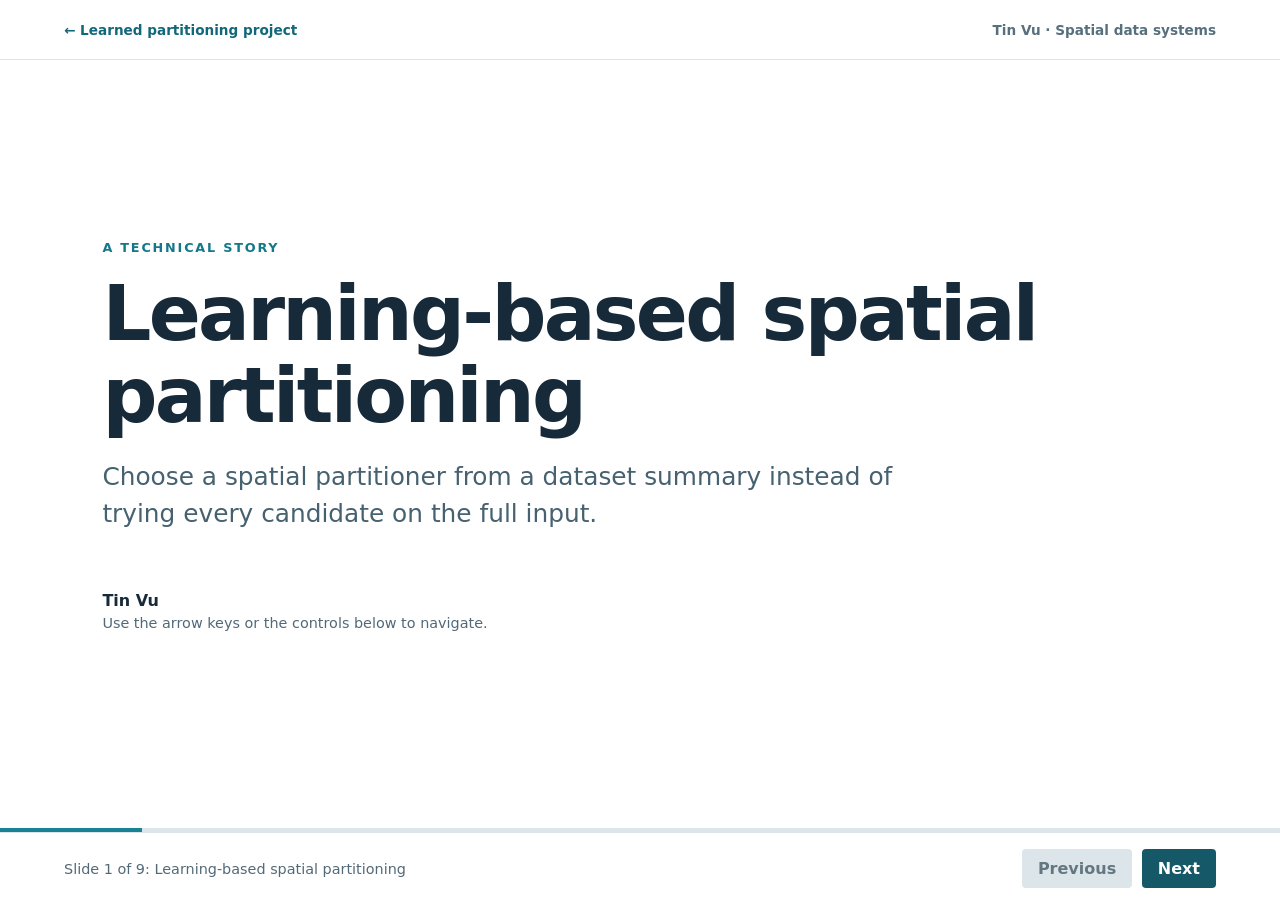
<file: presentation-learned-partitioning.html>
<!doctype html>
<html lang="en">
<head>
  <meta charset="utf-8">
  <meta name="viewport" content="width=device-width, initial-scale=1">
  <title>Learning-Based Spatial Partitioning | Presentation</title>
  <link rel="stylesheet" href="presentation.css">
</head>
<body>
  <div class="deck">
    <header class="topbar"><a href="project-learned-partitioning.html">← Learned partitioning project</a><span>Tin Vu · Spatial data systems</span></header>
    <main>
      <section class="slide" id="intro" aria-labelledby="title-intro">
        <p class="eyebrow">A technical story</p>
        <h1 id="title-intro">Learning-based spatial partitioning</h1>
        <p class="lead">Choose a spatial partitioner from a dataset summary instead of trying every candidate on the full input.</p>
        <p class="author">Tin Vu</p>
        <p class="small">Use the arrow keys or the controls below to navigate.</p>
      </section>
      <section class="slide" id="problem" aria-labelledby="title-problem">
        <p class="eyebrow">01 · The problem</p>
        <h2 id="title-problem">The right partitioner depends on the data and the goal</h2>
        <div class="three-col">
          <div class="card"><h3>Distribution</h3><p>Uniform, clustered, and skewed datasets can favor different techniques.</p></div>
          <div class="card"><h3>Quality metric</h3><p>Overlap, partition shape, and load balance capture different priorities.</p></div>
          <div class="card"><h3>Selection cost</h3><p>Physically partitioning the full input with every candidate just to pick one is expensive.</p></div>
        </div>
        <p class="callout"><strong>Goal:</strong> predict a suitable technique for the input and chosen metric using a compact summary.</p>
      </section>
      <section class="slide" id="contribution" aria-labelledby="title-contribution">
        <p class="eyebrow">02 · My contribution</p>
        <h2 id="title-contribution">Learn the relationship between distribution and partition quality</h2>
        <div class="two-col">
          <div class="card"><h3>Offline training</h3><p>I generated varied datasets, evaluated six partitioning techniques against four quality metrics, and trained models on summaries and quality results.</p></div>
          <div class="card"><h3>Application</h3><p>For a new dataset and selected quality metric, the trained model predicts a partitioning technique without running all candidates on that input.</p></div>
        </div>
        <p class="small">The accompanying code supports data preparation, model training, and applying a selector with Beast.</p>
      </section>
      <section class="slide" id="pipeline" aria-labelledby="title-pipeline">
        <p class="eyebrow">03 · Training and application</p>
        <h2 id="title-pipeline">Move comparison work offline</h2>
        <div class="flow">
          <div class="step"><span class="number">01</span><h3>Generate</h3><p>Create training datasets with diverse spatial distributions.</p></div>
          <div class="step"><span class="number">02</span><h3>Measure</h3><p>Apply candidate partitioners and compute their quality metrics.</p></div>
          <div class="step"><span class="number">03</span><h3>Train</h3><p>Learn from histogram and skew summaries paired with quality results.</p></div>
          <div class="step"><span class="number">04</span><h3>Predict</h3><p>Summarize a new dataset and select a technique for the chosen metric.</p></div>
        </div>
        <p class="small">Offline candidate evaluation is part of training; prediction avoids repeating that exhaustive comparison for each new dataset.</p>
      </section>
      <section class="slide" id="metrics" aria-labelledby="title-metrics">
        <p class="eyebrow">04 · Partition quality</p>
        <h2 id="title-metrics">Different metrics reward different properties</h2>
        <div class="three-col">
          <div class="card"><h3>Area and margin</h3><p>Capture aspects of the spatial extent and shape of partitions.</p></div>
          <div class="card"><h3>Overlap</h3><p>Reflects how much partition regions overlap, which can affect query work.</p></div>
          <div class="card"><h3>Cardinality variation</h3><p>Measures differences in partition sizes, relevant to balancing work.</p></div>
        </div>
        <p class="callout">A technique selected for one metric need not be the best choice for another.</p>
      </section>
      <section class="slide" id="tradeoffs" aria-labelledby="title-tradeoffs">
        <p class="eyebrow">05 · Tradeoffs</p>
        <h2 id="title-tradeoffs">A summary is cheaper than an exhaustive search, but not free</h2>
        <div class="two-col">
          <div class="card"><h3>Summary fidelity</h3><p>Histograms and skew measures compress the dataset; details lost in that summary may affect the prediction.</p></div>
          <div class="card"><h3>Training coverage</h3><p>New distributions may differ from generated training data, and the chosen quality metric is a proxy for the eventual workload.</p></div>
        </div>
        <p class="small">The selector predicts a technique; it does not guarantee the optimal result for every unseen dataset.</p>
      </section>
      <section class="slide" id="evaluation" aria-labelledby="title-evaluation">
        <p class="eyebrow">06 · Evaluation</p>
        <h2 id="title-evaluation">Compare prediction accuracy with a baseline</h2>
        <div class="two-col">
          <div class="card"><h3>Data</h3><p>Experiments use synthetic and real spatial datasets to evaluate the selector.</p></div>
          <div class="card"><h3>Result</h3><p>The paper reports better partitioner-selection accuracy than its baseline; the comparison is specific to its datasets, metrics, and models.</p></div>
        </div>
        <p class="small">Prediction accuracy and end-to-end query performance are related but distinct measures.</p>
      </section>
      <section class="slide" id="future" aria-labelledby="title-future">
        <p class="eyebrow">07 · Further directions</p>
        <h2 id="title-future">Evaluate the choice against real workloads</h2>
        <div class="three-col">
          <div class="card"><h3>Beyond training</h3><p>Evaluate generalization to changing and previously unseen spatial distributions.</p></div>
          <div class="card"><h3>End-to-end cost</h3><p>Compare selection, partitioning, and subsequent query costs together.</p></div>
          <div class="card"><h3>Confidence</h3><p>Explore fallbacks or additional measurements when the prediction is uncertain.</p></div>
        </div>
        <p class="small">These are possible directions, not claims about the existing implementation.</p>
      </section>
      <section class="slide" id="references" aria-labelledby="title-references">
        <p class="eyebrow">References</p>
        <h2 id="title-references">Explore the work</h2>
        <div class="references">
          <p><a href="project-learned-partitioning.html">Project page</a></p>
          <p><a href="https://doi.org/10.1145/3402126">Using Deep Learning for Big Spatial Data Partitioning</a><br>ACM Transactions on Spatial Algorithms and Systems, 2020</p>
          <p><a href="https://github.com/tinvukhac/deep-spatial-partitioning">Source code</a></p>
        </div>
      </section>
    </main>
    <div class="progress" aria-hidden="true"><span id="progress"></span></div>
    <nav class="controls" aria-label="Presentation navigation" hidden><span id="status" role="status" aria-live="polite"></span><div class="buttons"><button id="previous" type="button">Previous</button><button id="next" type="button">Next</button></div></nav>
  </div>
  <script src="presentation.js"></script>
</body>
</html>
</file>
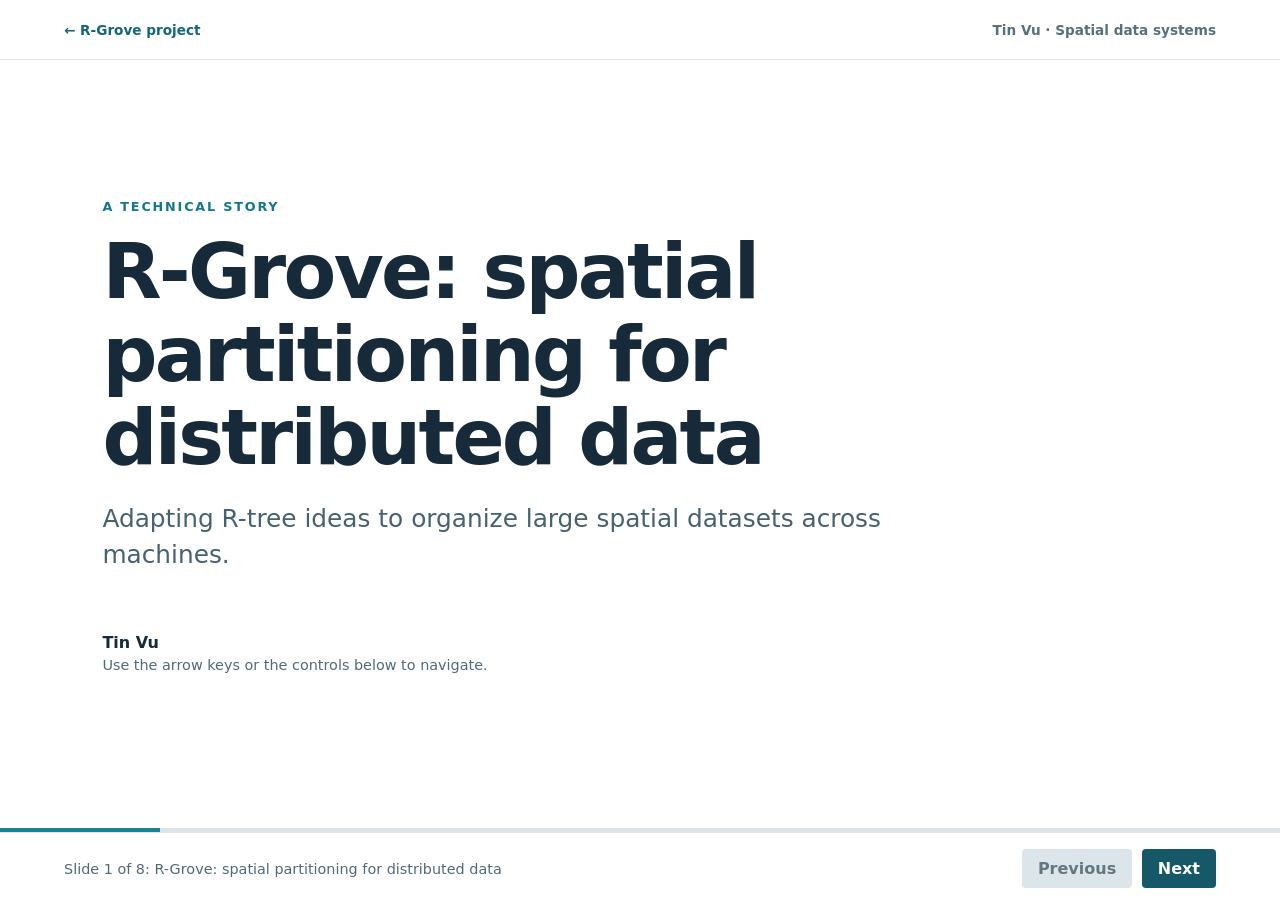
<file: presentation-rgrove.html>
<!doctype html>
<html lang="en">
<head>
  <meta charset="utf-8">
  <meta name="viewport" content="width=device-width, initial-scale=1">
  <title>R-Grove Spatial Partitioning | Presentation</title>
  <link rel="stylesheet" href="presentation.css">
</head>
<body>
  <div class="deck">
    <header class="topbar"><a href="project-rgrove.html">← R-Grove project</a><span>Tin Vu · Spatial data systems</span></header>
    <main>
      <section class="slide" id="intro" aria-labelledby="title-intro">
        <p class="eyebrow">A technical story</p>
        <h1 id="title-intro">R-Grove: spatial partitioning for distributed data</h1>
        <p class="lead">Adapting R-tree ideas to organize large spatial datasets across machines.</p>
        <p class="author">Tin Vu</p>
        <p class="small">Use the arrow keys or the controls below to navigate.</p>
      </section>
      <section class="slide" id="problem" aria-labelledby="title-problem">
        <p class="eyebrow">01 · The problem</p>
        <h2 id="title-problem">A good local index is not automatically a good distributed partitioner</h2>
        <div class="three-col">
          <div class="card"><h3>Load balance</h3><p>Uneven partitions create unequal work and slow distributed jobs.</p></div>
          <div class="card"><h3>Spatial quality</h3><p>Partition shapes and overlap affect how much data a spatial query must examine.</p></div>
          <div class="card"><h3>Coverage</h3><p>Boundaries based only on a sample must still handle records not represented by that sample.</p></div>
        </div>
        <p class="callout">Treating an R-tree built on a sample as a black box can leave gaps or produce poorly balanced partitions.</p>
      </section>
      <section class="slide" id="contribution" aria-labelledby="title-contribution">
        <p class="eyebrow">02 · My contribution</p>
        <h2 id="title-contribution">Grow a family of distributed spatial indexes</h2>
        <div class="two-col">
          <div class="card"><h3>Grove family</h3><p>I developed R-Grove, R*-Grove, and RR*-Grove, adapting the main ideas of their R-tree counterparts to big spatial data.</p></div>
          <div class="card"><h3>System integration</h3><p>The methods are available in <a href="https://bitbucket.org/bdlabucr/beast/src/master/">Beast</a>, a distributed geospatial processing system built on Apache Spark.</p></div>
        </div>
        <p class="small">The goal is spatially useful partitions for distributed processing, rather than a record-level search tree on one machine.</p>
      </section>
      <section class="slide" id="execution" aria-labelledby="title-execution">
        <p class="eyebrow">03 · How it works</p>
        <h2 id="title-execution">Use samples to build boundaries, then partition the data</h2>
        <div class="flow">
          <div class="step"><span class="number">01</span><h3>Sample</h3><p>Draw a manageable sample of the input dataset.</p></div>
          <div class="step"><span class="number">02</span><h3>Split</h3><p>Apply adapted R-tree splitting to form balanced spatial partitions.</p></div>
          <div class="step"><span class="number">03</span><h3>Track boundaries</h3><p>R*-Grove and RR*-Grove can use split history to define disjoint regions.</p></div>
          <div class="step"><span class="number">04</span><h3>Distribute</h3><p>Assign the full dataset to the resulting spatial partitions for processing.</p></div>
        </div>
        <p class="small">For R*-Grove and RR*-Grove, split history maintains coverage and disjoint partition regions; geometries crossing boundaries can still be replicated.</p>
      </section>
      <section class="slide" id="quality" aria-labelledby="title-quality">
        <p class="eyebrow">04 · Design tradeoffs</p>
        <h2 id="title-quality">Balance partition size with spatial shape</h2>
        <div class="three-col">
          <div class="card"><h3>Balance</h3><p>R*-Grove uses a balance factor to limit differences in partition sizes.</p></div>
          <div class="card"><h3>Shape</h3><p>R*-tree-inspired splits aim for spatially useful regions, not merely equal record counts.</p></div>
          <div class="card"><h3>Record size</h3><p>A sample can be combined with a storage-size histogram to account for records with different sizes.</p></div>
        </div>
        <p class="callout">The best balance depends on the data and workload: equal-sized partitions alone do not guarantee low query cost.</p>
      </section>
      <section class="slide" id="evaluation" aria-labelledby="title-evaluation">
        <p class="eyebrow">05 · Evaluation</p>
        <h2 id="title-evaluation">Measure both partition quality and query performance</h2>
        <div class="two-col">
          <div class="card"><h3>Partition behavior</h3><p>The research examines the effects of spatial distribution and partitioning choices on the resulting partitions.</p></div>
          <div class="card"><h3>Downstream work</h3><p>Experiments on large spatial datasets evaluate partition quality and query performance; the papers describe the datasets and comparisons.</p></div>
        </div>
        <p class="small">Results are workload-specific; no single partitioner is assumed to be best for all distributions.</p>
      </section>
      <section class="slide" id="future" aria-labelledby="title-future">
        <p class="eyebrow">06 · Further directions</p>
        <h2 id="title-future">Choosing and maintaining partitions remains a systems problem</h2>
        <div class="three-col">
          <div class="card"><h3>Representativeness</h3><p>Study how sample size affects the resulting boundaries on skewed data.</p></div>
          <div class="card"><h3>Workloads</h3><p>Compare partition choices across range queries, joins, and changing workloads.</p></div>
          <div class="card"><h3>Change over time</h3><p>Explore when evolving data calls for incremental reorganization.</p></div>
        </div>
        <p class="small">These are possible directions, not claims about the existing implementation.</p>
      </section>
      <section class="slide" id="references" aria-labelledby="title-references">
        <p class="eyebrow">References</p>
        <h2 id="title-references">Explore the work</h2>
        <div class="references">
          <p><a href="project-rgrove.html">Project page</a> · <a href="https://bitbucket.org/bdlabucr/beast/src/master/">Beast source code</a></p>
          <p><a href="https://doi.org/10.1145/3274895.3274984">R-Grove: Growing a Family of R-trees in the Big-Data Forest</a><br>ACM SIGSPATIAL, 2018</p>
          <p><a href="https://doi.org/10.3389/fdata.2020.00028">R*-Grove paper</a> · Frontiers in Big Data, 2020</p>
          <p><a href="https://doi.org/10.1145/3459637.3481897">Beast paper</a> · ACM CIKM, 2021</p>
        </div>
      </section>
    </main>
    <div class="progress" aria-hidden="true"><span id="progress"></span></div>
    <nav class="controls" aria-label="Presentation navigation" hidden><span id="status" role="status" aria-live="polite"></span><div class="buttons"><button id="previous" type="button">Previous</button><button id="next" type="button">Next</button></div></nav>
  </div>
  <script src="presentation.js"></script>
</body>
</html>
</file>
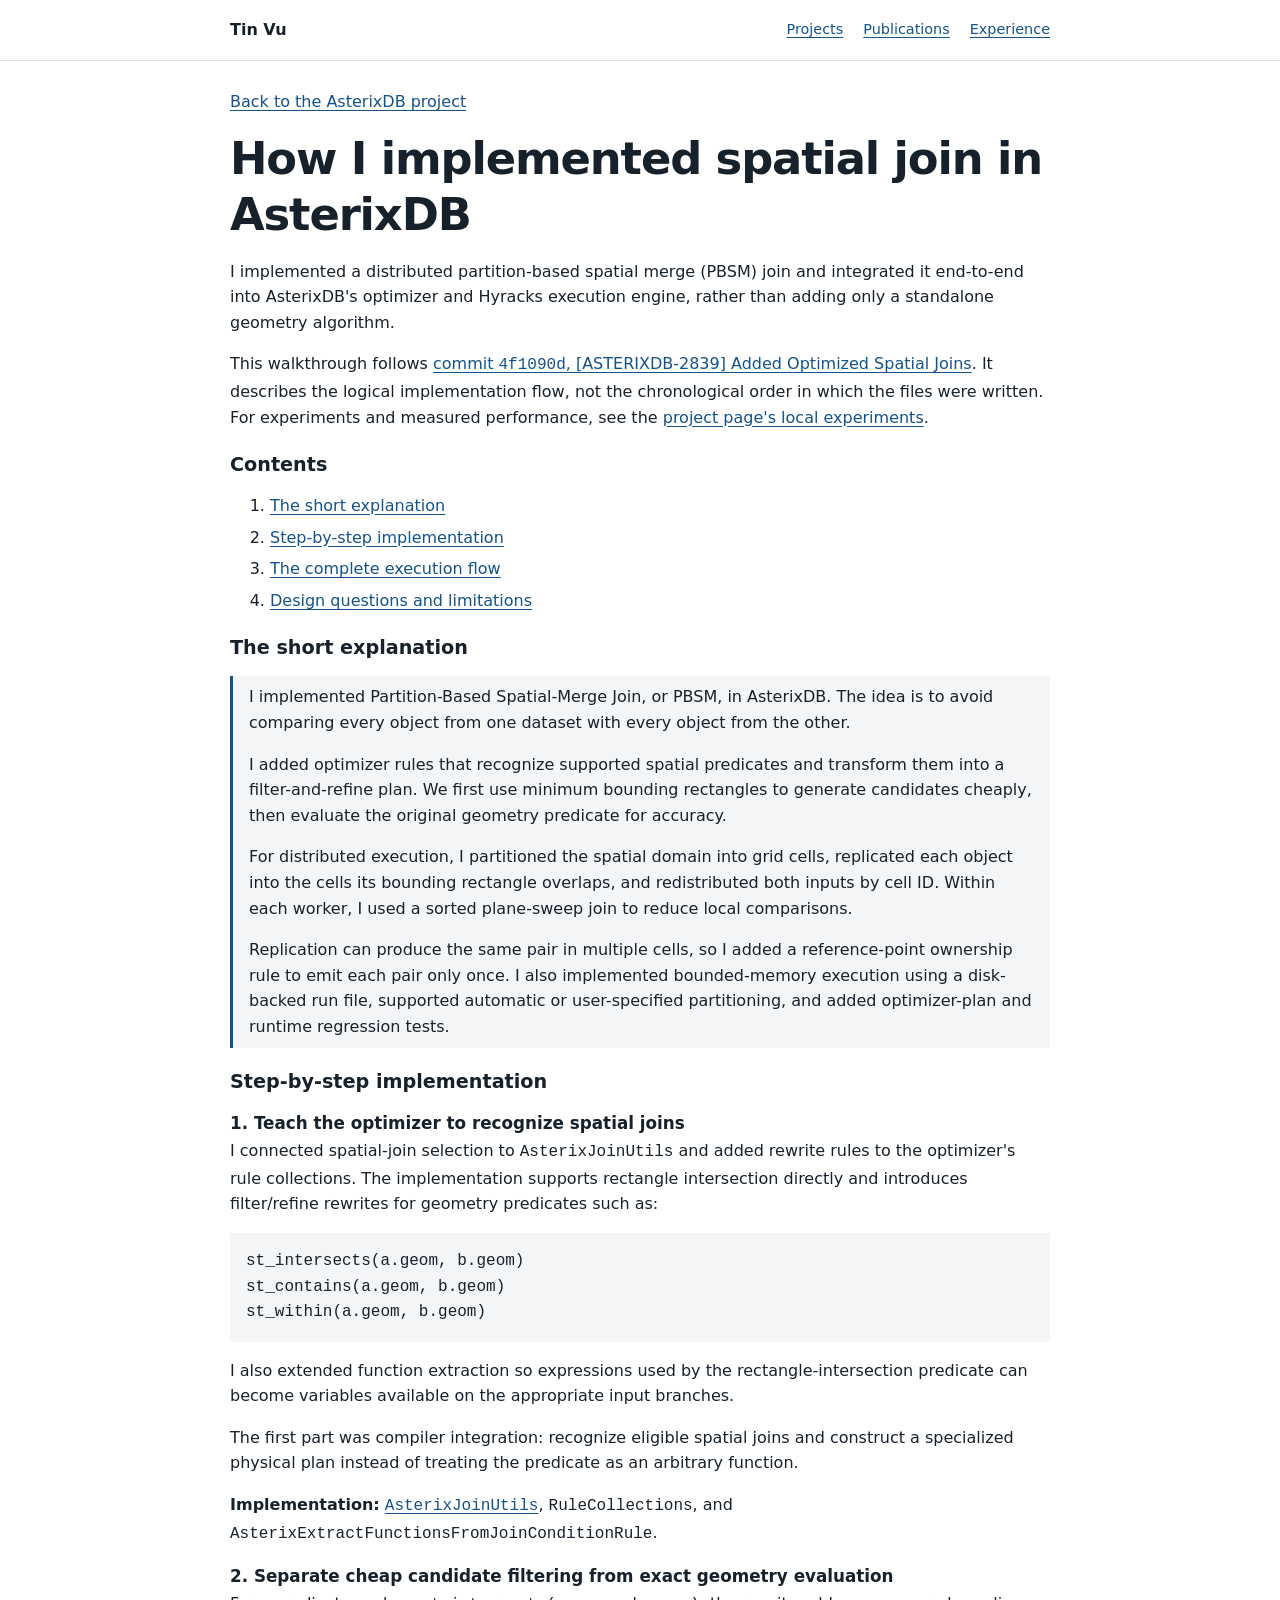
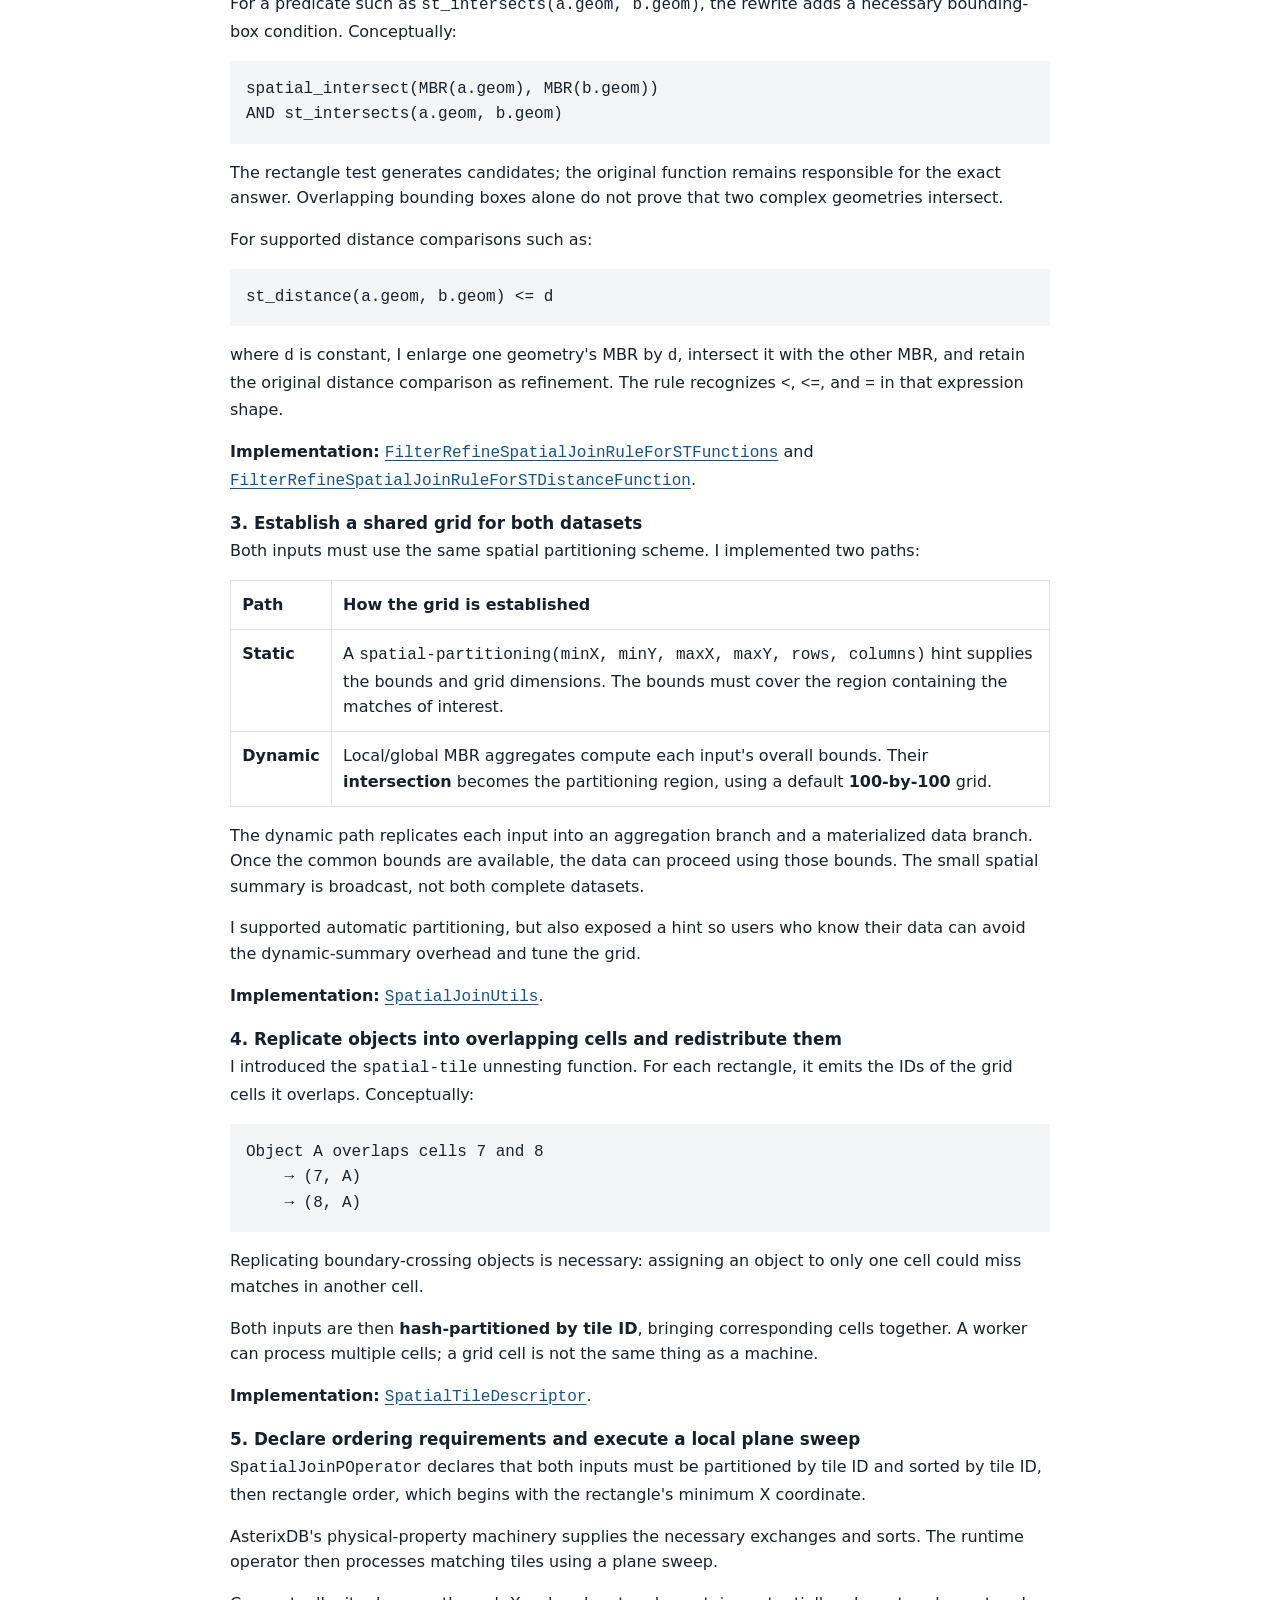
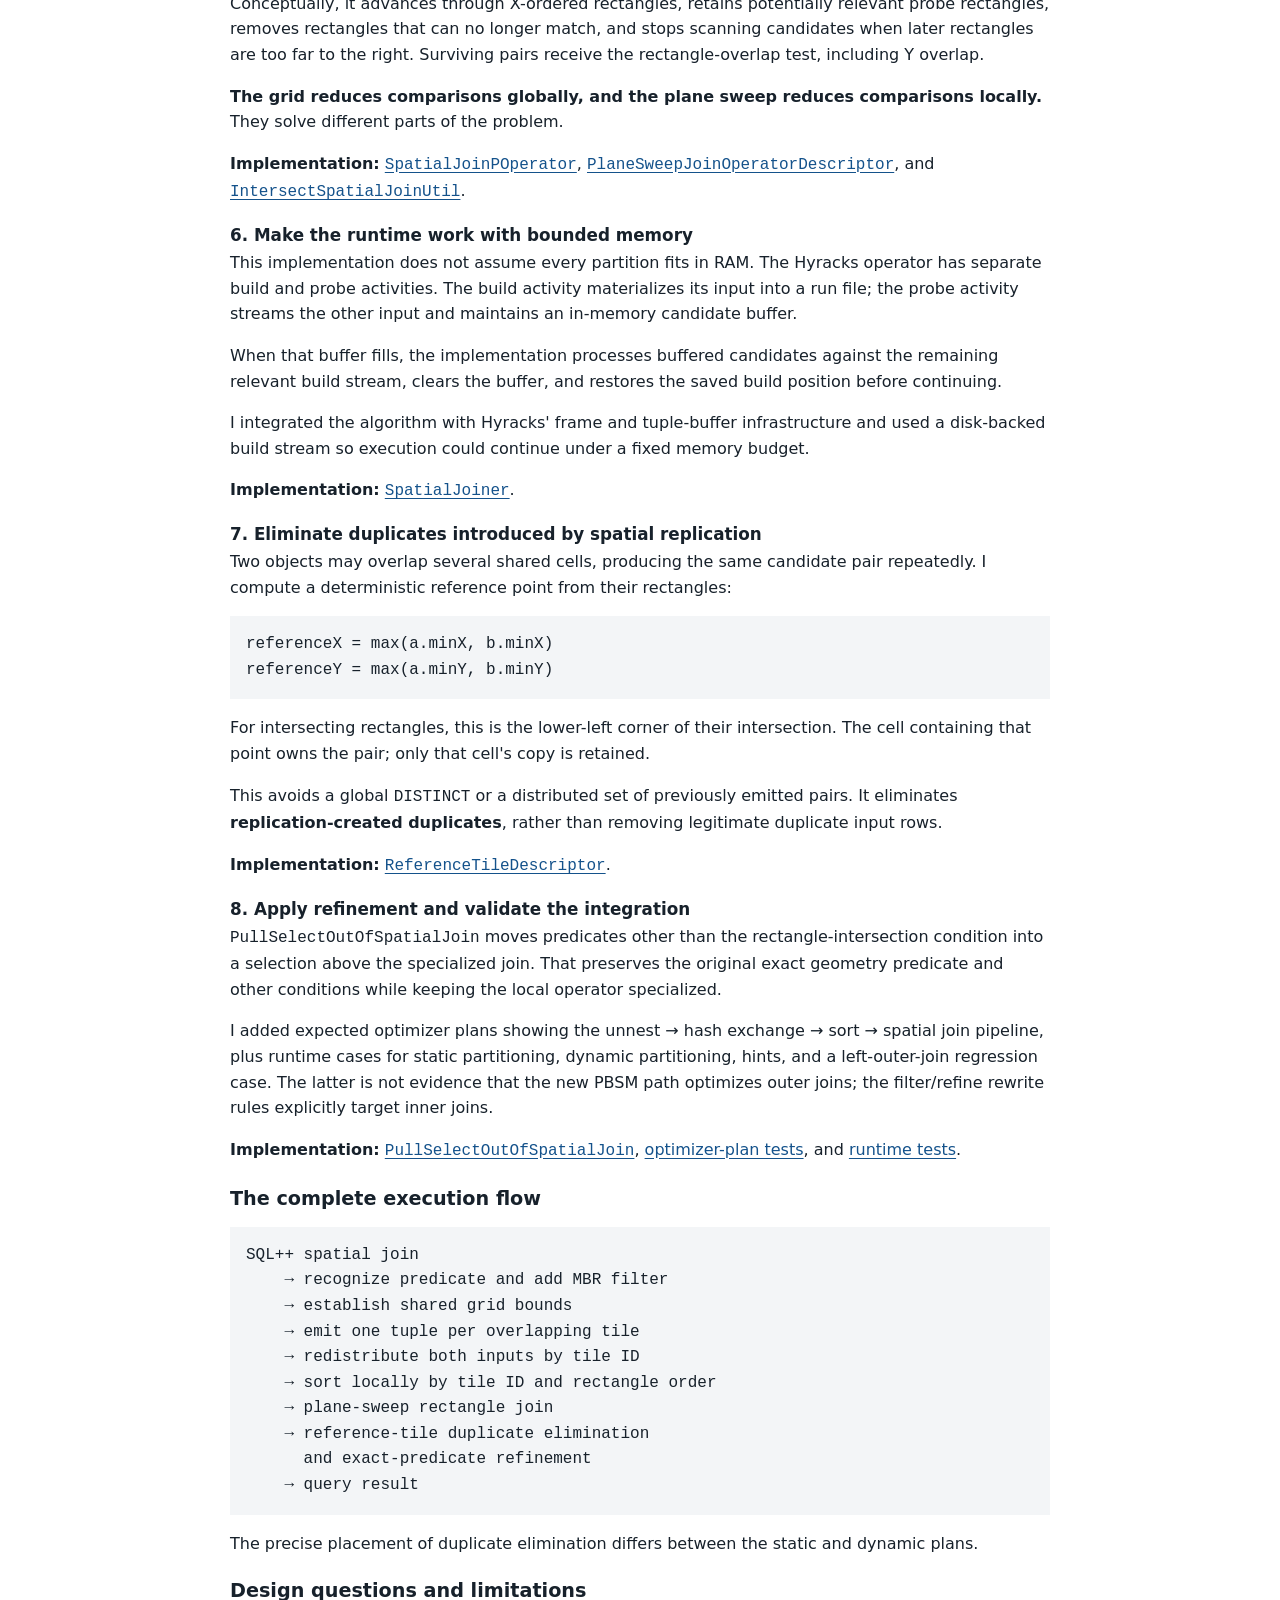
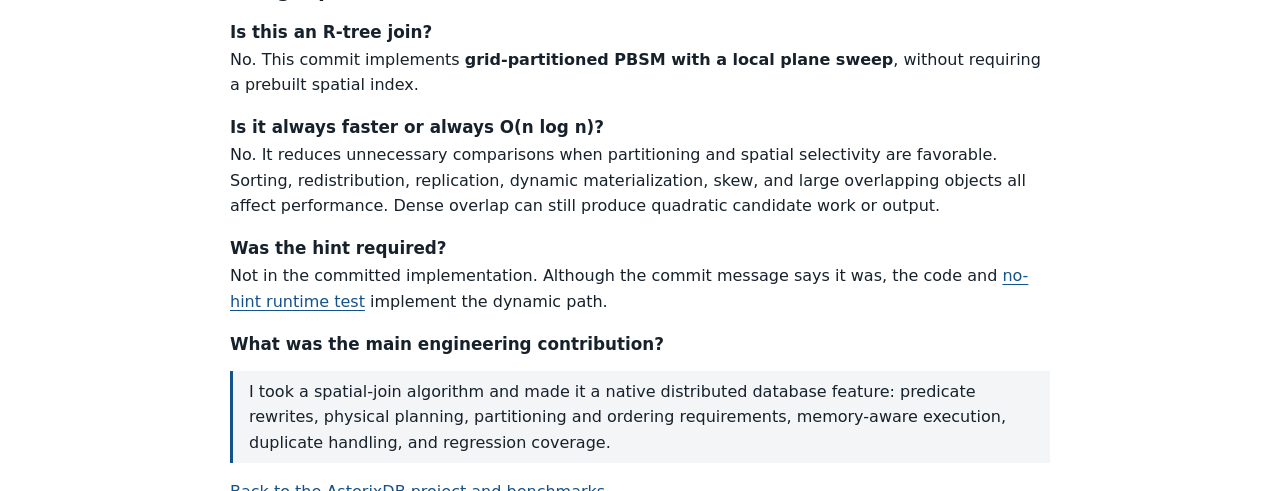
<file: project-asterixdb-implementation.html>
<!doctype html>
<html lang="en">
<head>
  <meta charset="utf-8">
  <meta name="viewport" content="width=device-width, initial-scale=1">
  <title>Spatial Join Implementation Walkthrough | Tin Vu</title>
  <link rel="stylesheet" href="style.css">
  <style>
    .implementation-detail pre { padding: 1rem; background: #f3f5f7; white-space: pre-wrap; overflow-wrap: anywhere; }
    .implementation-detail code { overflow-wrap: anywhere; }
    .implementation-detail blockquote { margin: 1rem 0; padding: .5rem 1rem; border-left: 3px solid #14528b; background: #f3f5f7; }
    .implementation-detail blockquote p:last-child { margin-bottom: 0; }
    .implementation-detail table { width: 100%; border-collapse: collapse; margin-bottom: 1rem; }
    .implementation-detail th, .implementation-detail td { padding: .7rem; border: 1px solid #dce2e7; text-align: left; vertical-align: top; }
    .implementation-detail h3 { margin-top: 1.2rem; }
    @media print {
      .site-header, .skip-link, .implementation-contents { display: none; }
      .container { width: 100%; }
      pre, blockquote, tr { break-inside: avoid; }
    }
  </style>
</head>
<body>
  <a class="skip-link" href="#main">Skip to content</a>
  <header class="site-header">
    <div class="container header-content">
      <a class="site-name" href="index.html">Tin Vu</a>
      <nav aria-label="Main navigation"><a href="index.html#work">Projects</a><a href="index.html#research">Publications</a><a href="index.html#about">Experience</a></nav>
    </div>
  </header>
  <main id="main" class="container">
    <article class="section project-detail implementation-detail">
      <p><a href="project-asterixdb.html">Back to the AsterixDB project</a></p>
      <h1>How I implemented spatial join in AsterixDB</h1>
      <p>I implemented a distributed partition-based spatial merge (PBSM) join and integrated it end-to-end into AsterixDB's optimizer and Hyracks execution engine, rather than adding only a standalone geometry algorithm.</p>
      <p>This walkthrough follows <a href="https://github.com/apache/asterixdb/commit/4f1090dde3d5034a90ee1a23d5d536a09372292c">commit <code>4f1090d</code>, [ASTERIXDB-2839] Added Optimized Spatial Joins</a>. It describes the logical implementation flow, not the chronological order in which the files were written. For experiments and measured performance, see the <a href="project-asterixdb.html#local-experiments">project page's local experiments</a>.</p>

      <div class="implementation-contents" role="navigation" aria-label="Walkthrough contents">
        <h2>Contents</h2>
        <ol>
          <li><a href="#short-answer">The short explanation</a></li>
          <li><a href="#implementation">Step-by-step implementation</a></li>
          <li><a href="#execution-flow">The complete execution flow</a></li>
          <li><a href="#follow-up-questions">Design questions and limitations</a></li>
        </ol>
      </div>

      <h2 id="short-answer">The short explanation</h2>
      <blockquote>
        <p>I implemented Partition-Based Spatial-Merge Join, or PBSM, in AsterixDB. The idea is to avoid comparing every object from one dataset with every object from the other.</p>
        <p>I added optimizer rules that recognize supported spatial predicates and transform them into a filter-and-refine plan. We first use minimum bounding rectangles to generate candidates cheaply, then evaluate the original geometry predicate for accuracy.</p>
        <p>For distributed execution, I partitioned the spatial domain into grid cells, replicated each object into the cells its bounding rectangle overlaps, and redistributed both inputs by cell ID. Within each worker, I used a sorted plane-sweep join to reduce local comparisons.</p>
        <p>Replication can produce the same pair in multiple cells, so I added a reference-point ownership rule to emit each pair only once. I also implemented bounded-memory execution using a disk-backed run file, supported automatic or user-specified partitioning, and added optimizer-plan and runtime regression tests.</p>
      </blockquote>

      <h2 id="implementation">Step-by-step implementation</h2>
      <h3 id="recognition">1. Teach the optimizer to recognize spatial joins</h3>
      <p>I connected spatial-join selection to <code>AsterixJoinUtils</code> and added rewrite rules to the optimizer's rule collections. The implementation supports rectangle intersection directly and introduces filter/refine rewrites for geometry predicates such as:</p>
      <pre><code>st_intersects(a.geom, b.geom)
st_contains(a.geom, b.geom)
st_within(a.geom, b.geom)</code></pre>
      <p>I also extended function extraction so expressions used by the rectangle-intersection predicate can become variables available on the appropriate input branches.</p>
      <p>The first part was compiler integration: recognize eligible spatial joins and construct a specialized physical plan instead of treating the predicate as an arbitrary function.</p>
      <p><strong>Implementation:</strong> <a href="https://github.com/apache/asterixdb/blob/4f1090dde3d5034a90ee1a23d5d536a09372292c/asterixdb/asterix-algebra/src/main/java/org/apache/asterix/optimizer/rules/util/AsterixJoinUtils.java"><code>AsterixJoinUtils</code></a>, <code>RuleCollections</code>, and <code>AsterixExtractFunctionsFromJoinConditionRule</code>.</p>

      <h3 id="filter-refine">2. Separate cheap candidate filtering from exact geometry evaluation</h3>
      <p>For a predicate such as <code>st_intersects(a.geom, b.geom)</code>, the rewrite adds a necessary bounding-box condition. Conceptually:</p>
      <pre><code>spatial_intersect(MBR(a.geom), MBR(b.geom))
AND st_intersects(a.geom, b.geom)</code></pre>
      <p>The rectangle test generates candidates; the original function remains responsible for the exact answer. Overlapping bounding boxes alone do not prove that two complex geometries intersect.</p>
      <p>For supported distance comparisons such as:</p>
      <pre><code>st_distance(a.geom, b.geom) &lt;= d</code></pre>
      <p>where <code>d</code> is constant, I enlarge one geometry's MBR by <code>d</code>, intersect it with the other MBR, and retain the original distance comparison as refinement. The rule recognizes <code>&lt;</code>, <code>&lt;=</code>, and <code>=</code> in that expression shape.</p>
      <p><strong>Implementation:</strong> <a href="https://github.com/apache/asterixdb/blob/4f1090dde3d5034a90ee1a23d5d536a09372292c/asterixdb/asterix-algebra/src/main/java/org/apache/asterix/optimizer/rules/FilterRefineSpatialJoinRuleForSTFunctions.java"><code>FilterRefineSpatialJoinRuleForSTFunctions</code></a> and <a href="https://github.com/apache/asterixdb/blob/4f1090dde3d5034a90ee1a23d5d536a09372292c/asterixdb/asterix-algebra/src/main/java/org/apache/asterix/optimizer/rules/FilterRefineSpatialJoinRuleForSTDistanceFunction.java"><code>FilterRefineSpatialJoinRuleForSTDistanceFunction</code></a>.</p>

      <h3 id="grid">3. Establish a shared grid for both datasets</h3>
      <p>Both inputs must use the same spatial partitioning scheme. I implemented two paths:</p>
      <table>
        <thead><tr><th scope="col">Path</th><th scope="col">How the grid is established</th></tr></thead>
        <tbody>
          <tr><th scope="row">Static</th><td>A <code>spatial-partitioning(minX, minY, maxX, maxY, rows, columns)</code> hint supplies the bounds and grid dimensions. The bounds must cover the region containing the matches of interest.</td></tr>
          <tr><th scope="row">Dynamic</th><td>Local/global MBR aggregates compute each input's overall bounds. Their <strong>intersection</strong> becomes the partitioning region, using a default <strong>100-by-100</strong> grid.</td></tr>
        </tbody>
      </table>
      <p>The dynamic path replicates each input into an aggregation branch and a materialized data branch. Once the common bounds are available, the data can proceed using those bounds. The small spatial summary is broadcast, not both complete datasets.</p>
      <p>I supported automatic partitioning, but also exposed a hint so users who know their data can avoid the dynamic-summary overhead and tune the grid.</p>
      <p><strong>Implementation:</strong> <a href="https://github.com/apache/asterixdb/blob/4f1090dde3d5034a90ee1a23d5d536a09372292c/asterixdb/asterix-algebra/src/main/java/org/apache/asterix/optimizer/rules/util/SpatialJoinUtils.java"><code>SpatialJoinUtils</code></a>.</p>

      <h3 id="replication">4. Replicate objects into overlapping cells and redistribute them</h3>
      <p>I introduced the <code>spatial-tile</code> unnesting function. For each rectangle, it emits the IDs of the grid cells it overlaps. Conceptually:</p>
      <pre><code>Object A overlaps cells 7 and 8
    &rarr; (7, A)
    &rarr; (8, A)</code></pre>
      <p>Replicating boundary-crossing objects is necessary: assigning an object to only one cell could miss matches in another cell.</p>
      <p>Both inputs are then <strong>hash-partitioned by tile ID</strong>, bringing corresponding cells together. A worker can process multiple cells; a grid cell is not the same thing as a machine.</p>
      <p><strong>Implementation:</strong> <a href="https://github.com/apache/asterixdb/blob/4f1090dde3d5034a90ee1a23d5d536a09372292c/asterixdb/asterix-runtime/src/main/java/org/apache/asterix/runtime/unnestingfunctions/std/SpatialTileDescriptor.java"><code>SpatialTileDescriptor</code></a>.</p>

      <h3 id="plane-sweep">5. Declare ordering requirements and execute a local plane sweep</h3>
      <p><code>SpatialJoinPOperator</code> declares that both inputs must be partitioned by tile ID and sorted by tile ID, then rectangle order, which begins with the rectangle's minimum X coordinate.</p>
      <p>AsterixDB's physical-property machinery supplies the necessary exchanges and sorts. The runtime operator then processes matching tiles using a plane sweep.</p>
      <p>Conceptually, it advances through X-ordered rectangles, retains potentially relevant probe rectangles, removes rectangles that can no longer match, and stops scanning candidates when later rectangles are too far to the right. Surviving pairs receive the rectangle-overlap test, including Y overlap.</p>
      <p><strong>The grid reduces comparisons globally, and the plane sweep reduces comparisons locally.</strong> They solve different parts of the problem.</p>
      <p><strong>Implementation:</strong> <a href="https://github.com/apache/asterixdb/blob/4f1090dde3d5034a90ee1a23d5d536a09372292c/asterixdb/asterix-algebra/src/main/java/org/apache/asterix/algebra/operators/physical/SpatialJoinPOperator.java"><code>SpatialJoinPOperator</code></a>, <a href="https://github.com/apache/asterixdb/blob/4f1090dde3d5034a90ee1a23d5d536a09372292c/asterixdb/asterix-runtime/src/main/java/org/apache/asterix/runtime/operators/joins/spatial/PlaneSweepJoinOperatorDescriptor.java"><code>PlaneSweepJoinOperatorDescriptor</code></a>, and <a href="https://github.com/apache/asterixdb/blob/4f1090dde3d5034a90ee1a23d5d536a09372292c/asterixdb/asterix-runtime/src/main/java/org/apache/asterix/runtime/operators/joins/spatial/utils/IntersectSpatialJoinUtil.java"><code>IntersectSpatialJoinUtil</code></a>.</p>

      <h3 id="memory">6. Make the runtime work with bounded memory</h3>
      <p>This implementation does not assume every partition fits in RAM. The Hyracks operator has separate build and probe activities. The build activity materializes its input into a run file; the probe activity streams the other input and maintains an in-memory candidate buffer.</p>
      <p>When that buffer fills, the implementation processes buffered candidates against the remaining relevant build stream, clears the buffer, and restores the saved build position before continuing.</p>
      <p>I integrated the algorithm with Hyracks' frame and tuple-buffer infrastructure and used a disk-backed build stream so execution could continue under a fixed memory budget.</p>
      <p><strong>Implementation:</strong> <a href="https://github.com/apache/asterixdb/blob/4f1090dde3d5034a90ee1a23d5d536a09372292c/asterixdb/asterix-runtime/src/main/java/org/apache/asterix/runtime/operators/joins/spatial/SpatialJoiner.java"><code>SpatialJoiner</code></a>.</p>

      <h3 id="duplicates">7. Eliminate duplicates introduced by spatial replication</h3>
      <p>Two objects may overlap several shared cells, producing the same candidate pair repeatedly. I compute a deterministic reference point from their rectangles:</p>
      <pre><code>referenceX = max(a.minX, b.minX)
referenceY = max(a.minY, b.minY)</code></pre>
      <p>For intersecting rectangles, this is the lower-left corner of their intersection. The cell containing that point owns the pair; only that cell's copy is retained.</p>
      <p>This avoids a global <code>DISTINCT</code> or a distributed set of previously emitted pairs. It eliminates <strong>replication-created duplicates</strong>, rather than removing legitimate duplicate input rows.</p>
      <p><strong>Implementation:</strong> <a href="https://github.com/apache/asterixdb/blob/4f1090dde3d5034a90ee1a23d5d536a09372292c/asterixdb/asterix-runtime/src/main/java/org/apache/asterix/runtime/evaluators/functions/ReferenceTileDescriptor.java"><code>ReferenceTileDescriptor</code></a>.</p>

      <h3 id="refinement-tests">8. Apply refinement and validate the integration</h3>
      <p><code>PullSelectOutOfSpatialJoin</code> moves predicates other than the rectangle-intersection condition into a selection above the specialized join. That preserves the original exact geometry predicate and other conditions while keeping the local operator specialized.</p>
      <p>I added expected optimizer plans showing the unnest &rarr; hash exchange &rarr; sort &rarr; spatial join pipeline, plus runtime cases for static partitioning, dynamic partitioning, hints, and a left-outer-join regression case. The latter is not evidence that the new PBSM path optimizes outer joins; the filter/refine rewrite rules explicitly target inner joins.</p>
      <p><strong>Implementation:</strong> <a href="https://github.com/apache/asterixdb/blob/4f1090dde3d5034a90ee1a23d5d536a09372292c/asterixdb/asterix-algebra/src/main/java/org/apache/asterix/optimizer/rules/PullSelectOutOfSpatialJoin.java"><code>PullSelectOutOfSpatialJoin</code></a>, <a href="https://github.com/apache/asterixdb/tree/4f1090dde3d5034a90ee1a23d5d536a09372292c/asterixdb/asterix-app/src/test/resources/optimizerts/queries/spatial_join">optimizer-plan tests</a>, and <a href="https://github.com/apache/asterixdb/tree/4f1090dde3d5034a90ee1a23d5d536a09372292c/asterixdb/asterix-app/src/test/resources/runtimets/queries_sqlpp/spatial">runtime tests</a>.</p>

      <h2 id="execution-flow">The complete execution flow</h2>
      <pre><code>SQL++ spatial join
    &rarr; recognize predicate and add MBR filter
    &rarr; establish shared grid bounds
    &rarr; emit one tuple per overlapping tile
    &rarr; redistribute both inputs by tile ID
    &rarr; sort locally by tile ID and rectangle order
    &rarr; plane-sweep rectangle join
    &rarr; reference-tile duplicate elimination
      and exact-predicate refinement
    &rarr; query result</code></pre>
      <p>The precise placement of duplicate elimination differs between the static and dynamic plans.</p>

      <h2 id="follow-up-questions">Design questions and limitations</h2>
      <h3>Is this an R-tree join?</h3>
      <p>No. This commit implements <strong>grid-partitioned PBSM with a local plane sweep</strong>, without requiring a prebuilt spatial index.</p>
      <h3>Is it always faster or always O(n log n)?</h3>
      <p>No. It reduces unnecessary comparisons when partitioning and spatial selectivity are favorable. Sorting, redistribution, replication, dynamic materialization, skew, and large overlapping objects all affect performance. Dense overlap can still produce quadratic candidate work or output.</p>
      <h3>Was the hint required?</h3>
      <p>Not in the committed implementation. Although the commit message says it was, the code and <a href="https://github.com/apache/asterixdb/blob/4f1090dde3d5034a90ee1a23d5d536a09372292c/asterixdb/asterix-app/src/test/resources/runtimets/queries_sqlpp/spatial/spatial_join_dynamic_partitioning/spatial_join_dynamic_partitioning.3.query.sqlpp">no-hint runtime test</a> implement the dynamic path.</p>
      <h3>What was the main engineering contribution?</h3>
      <blockquote><p>I took a spatial-join algorithm and made it a native distributed database feature: predicate rewrites, physical planning, partitioning and ordering requirements, memory-aware execution, duplicate handling, and regression coverage.</p></blockquote>
      <p><a href="project-asterixdb.html">Back to the AsterixDB project and benchmarks</a></p>
    </article>
  </main>
</body>
</html>
</file>
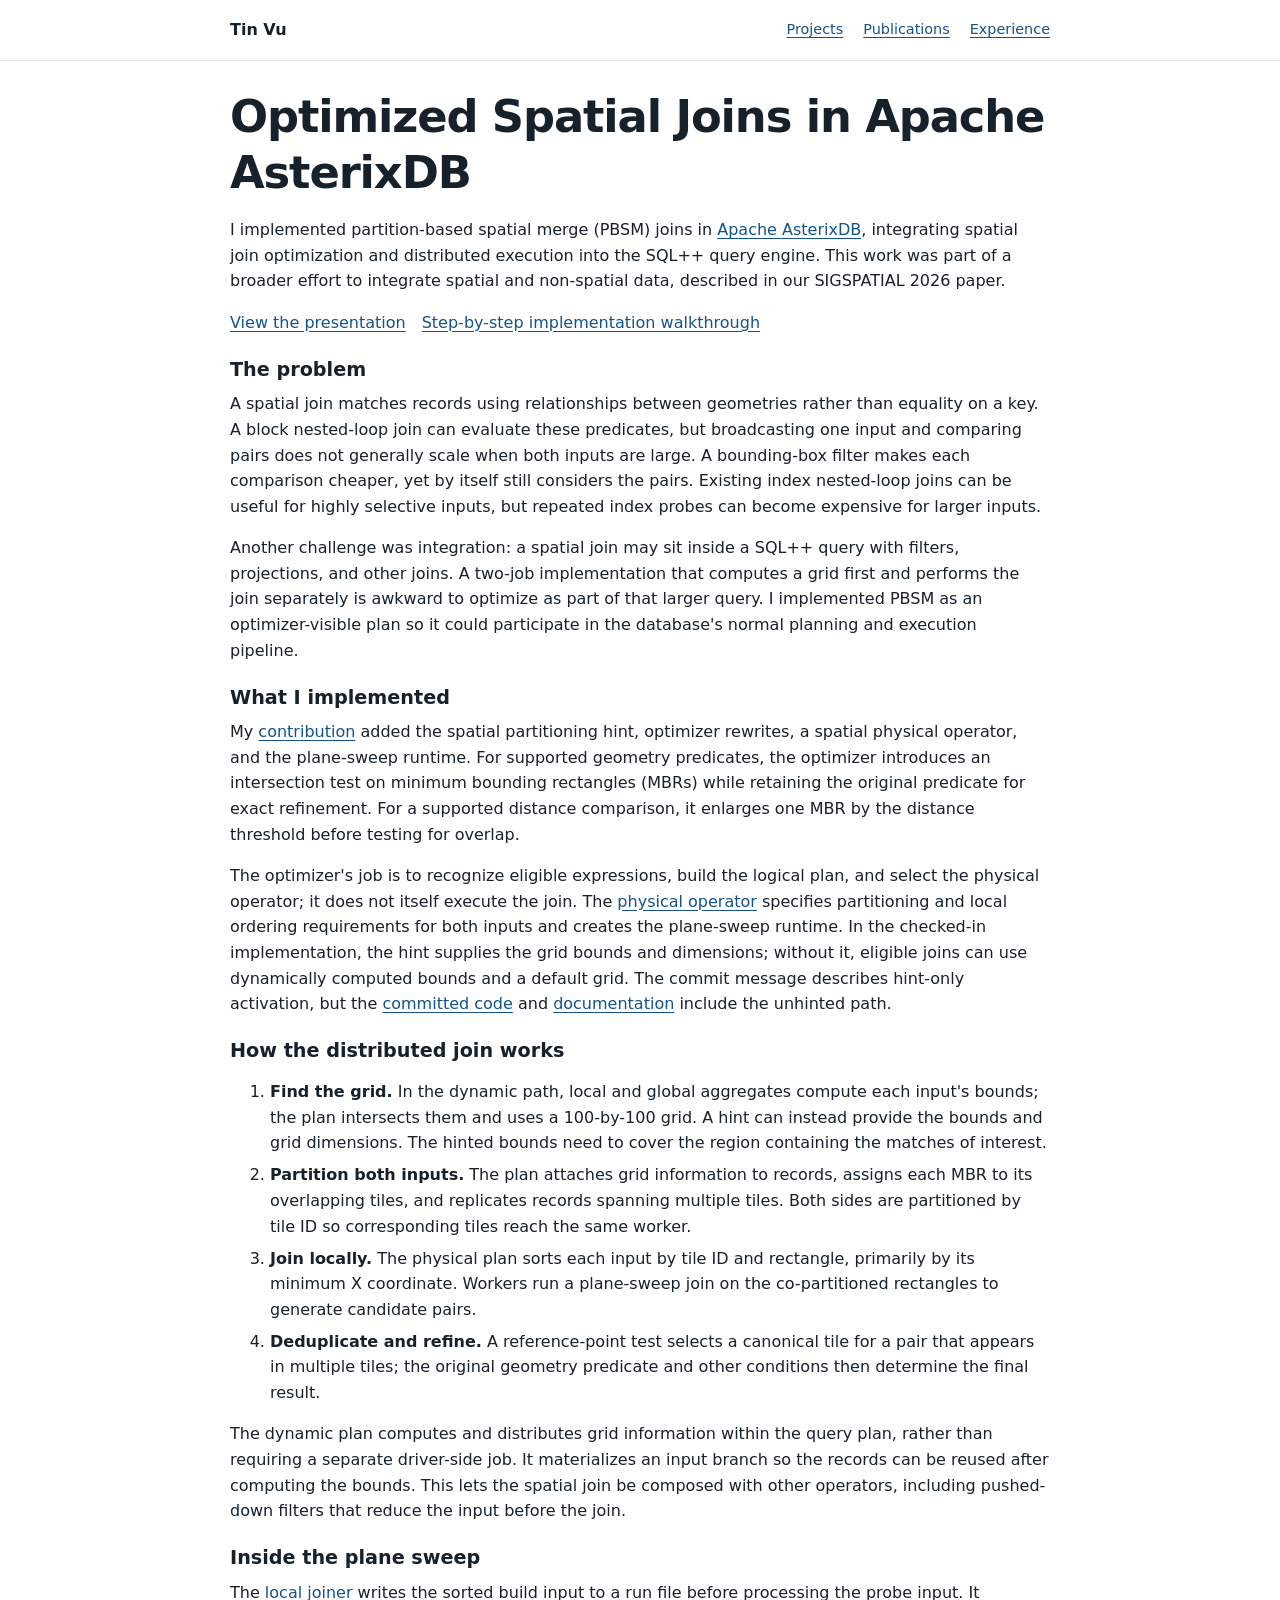
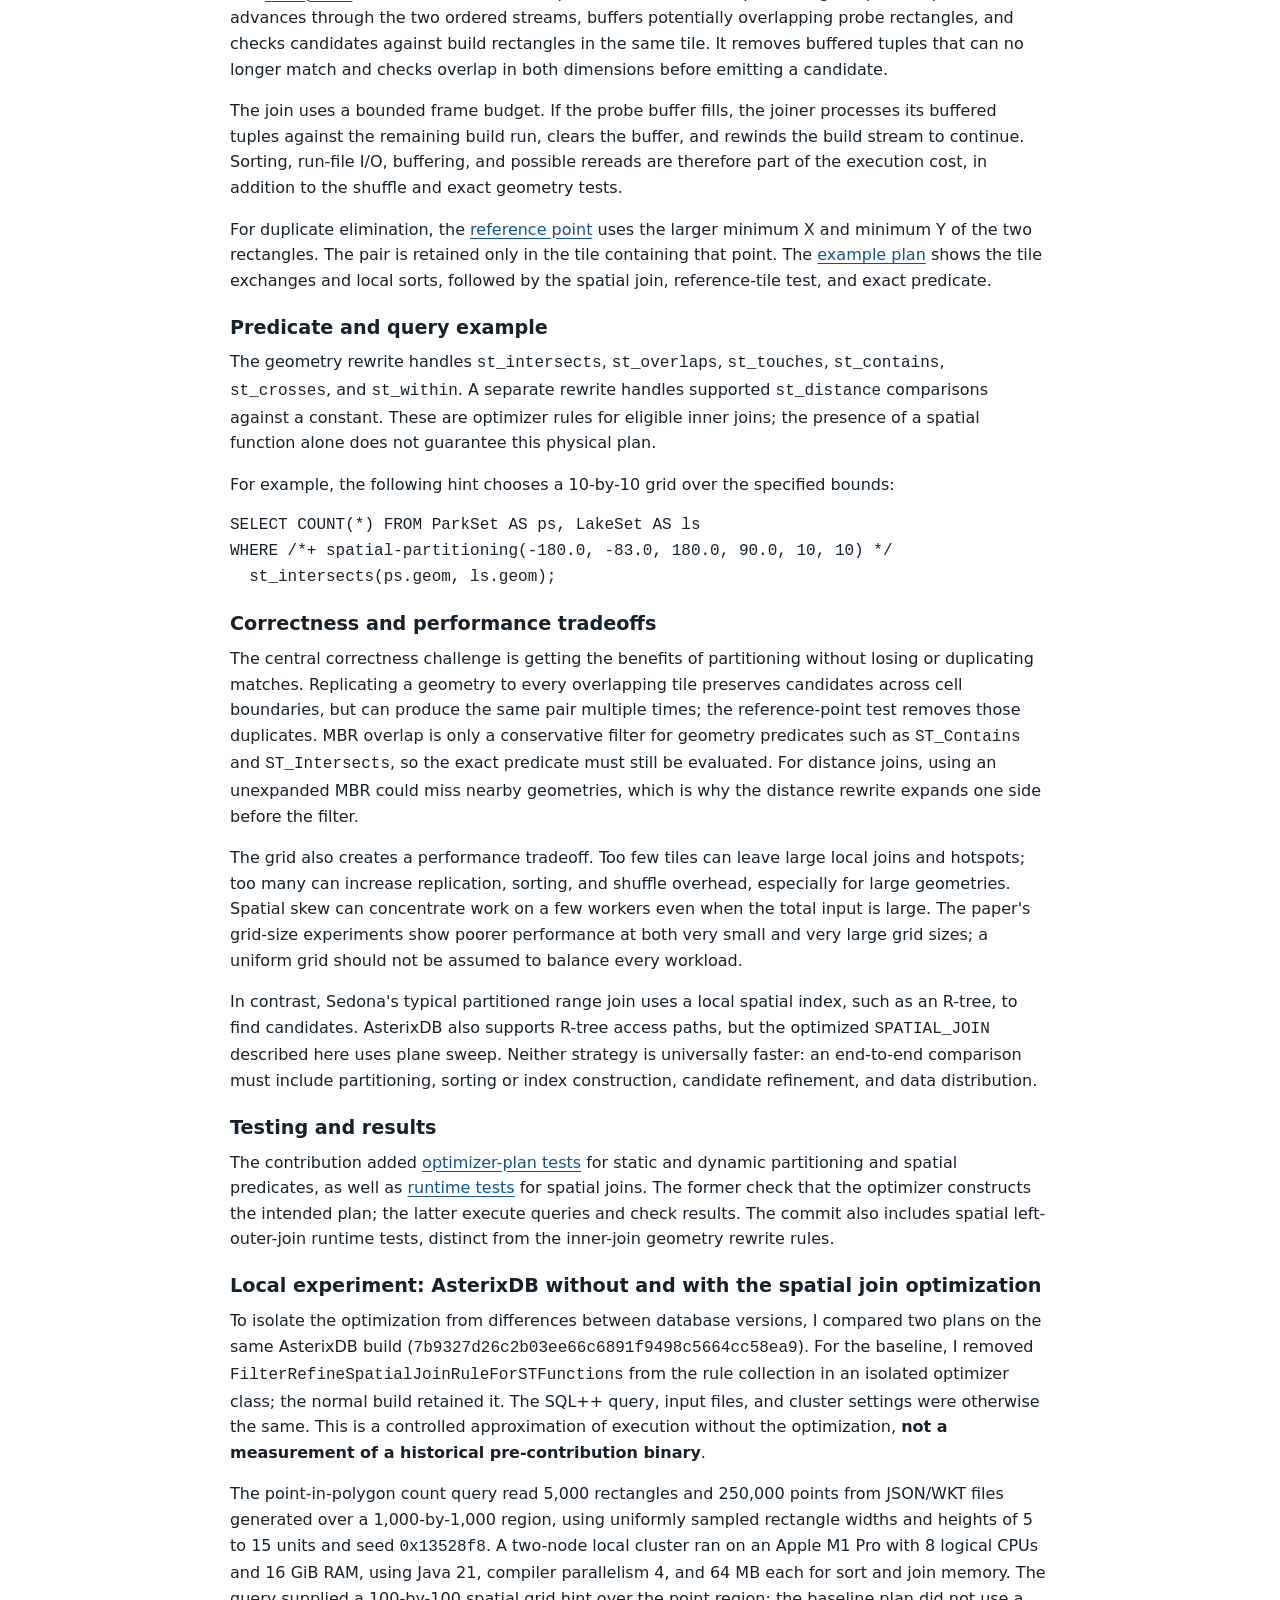
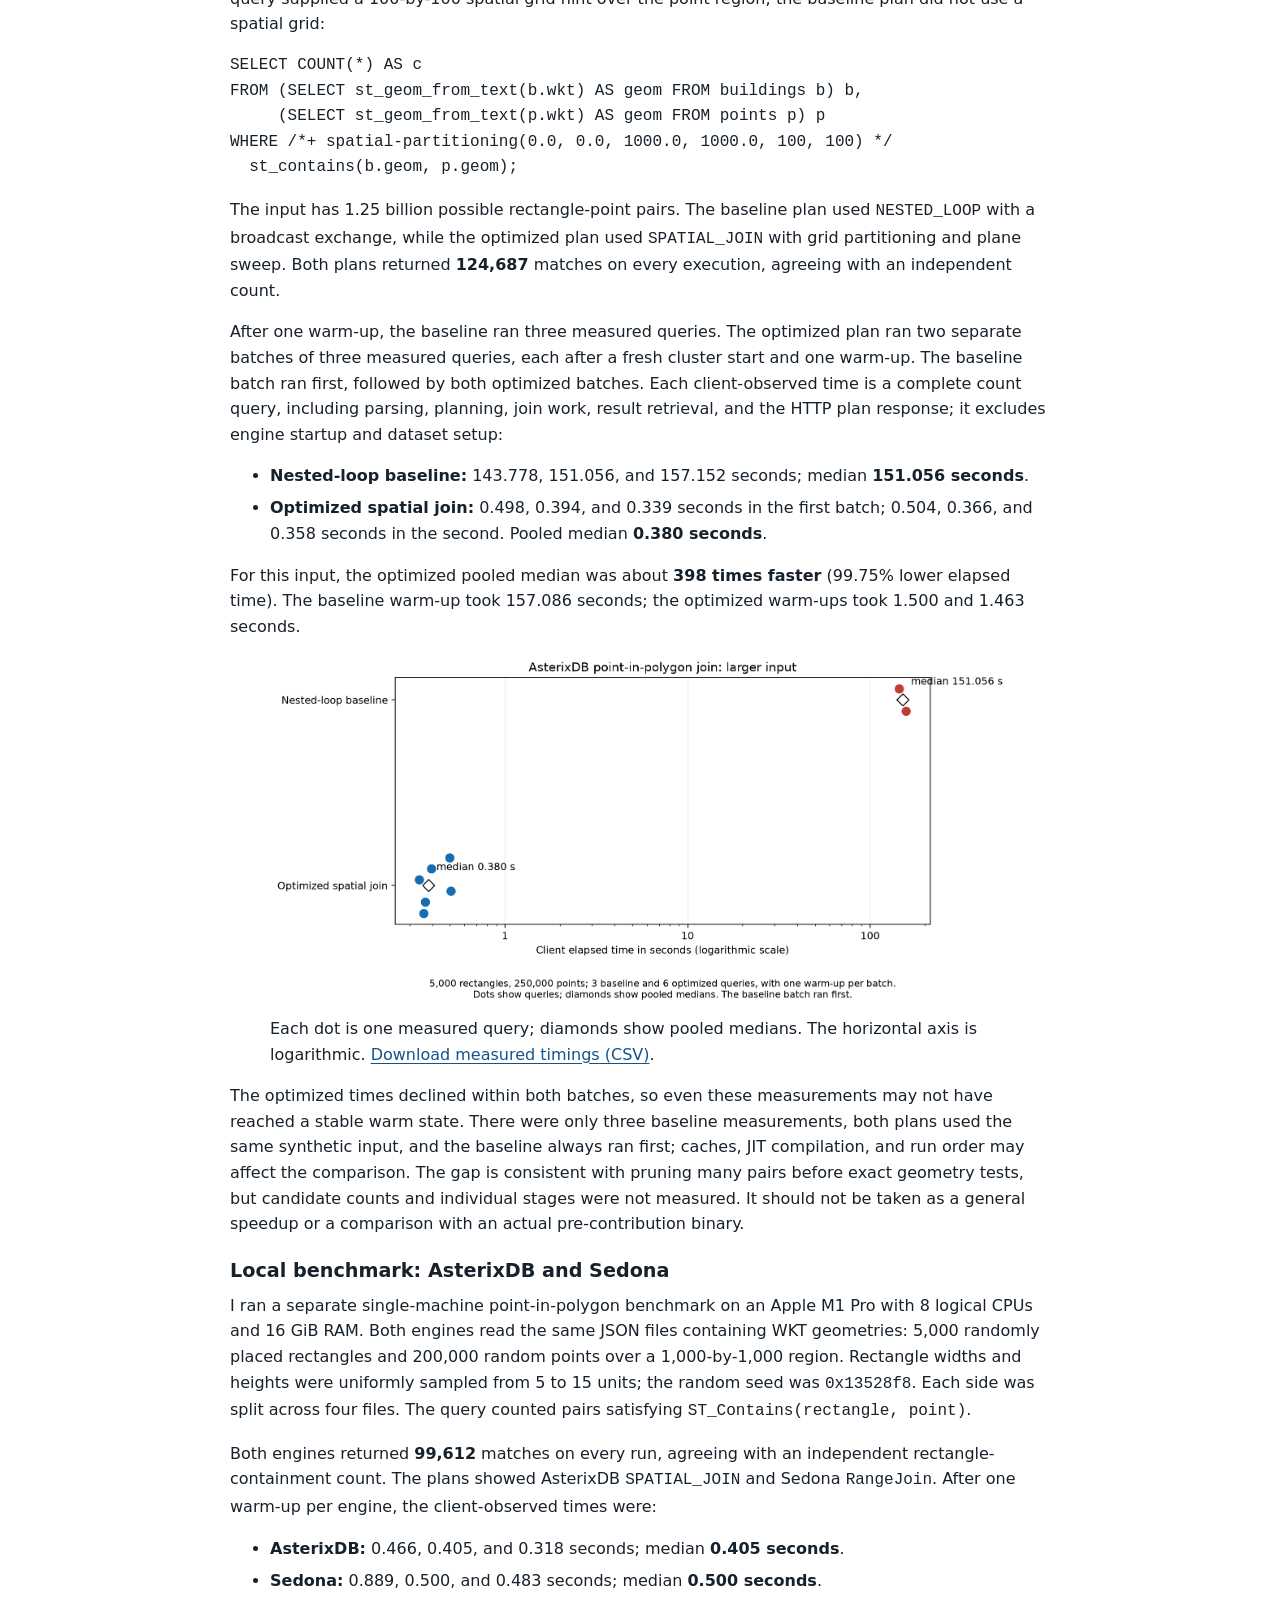
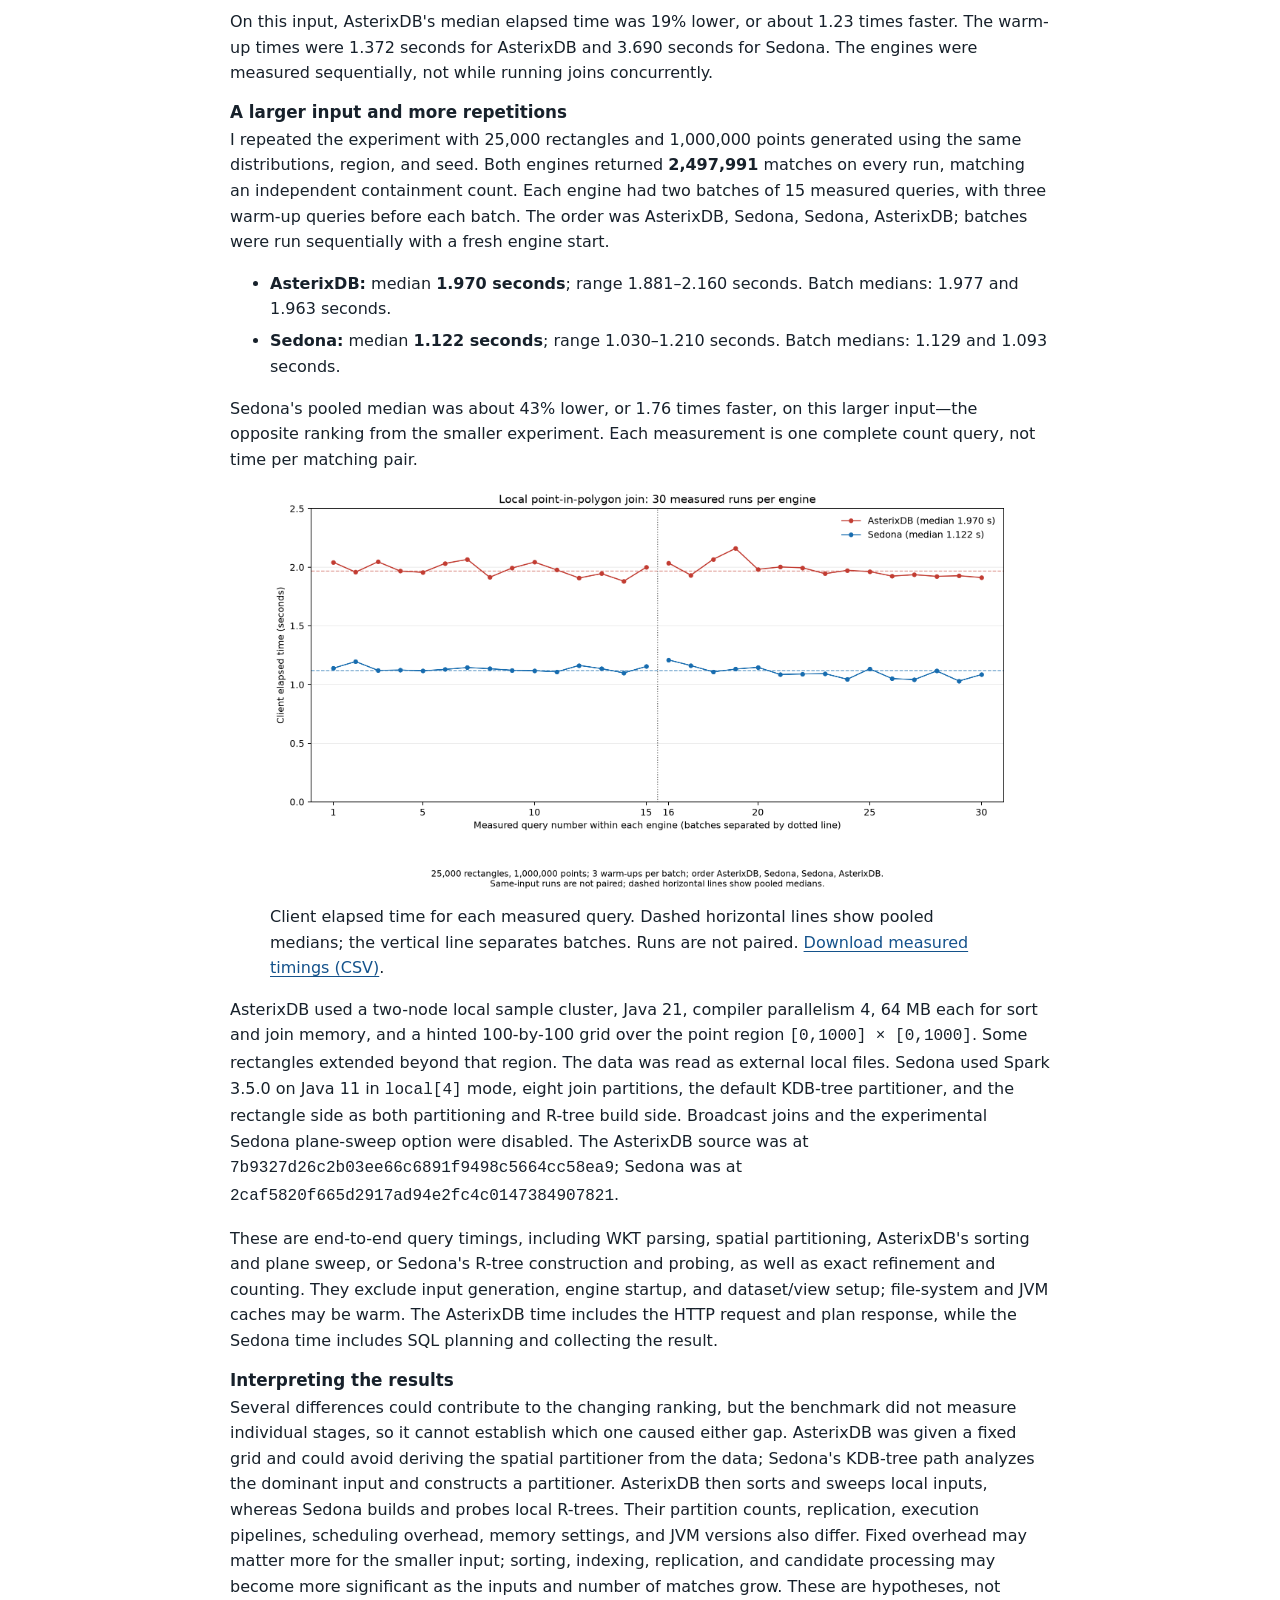
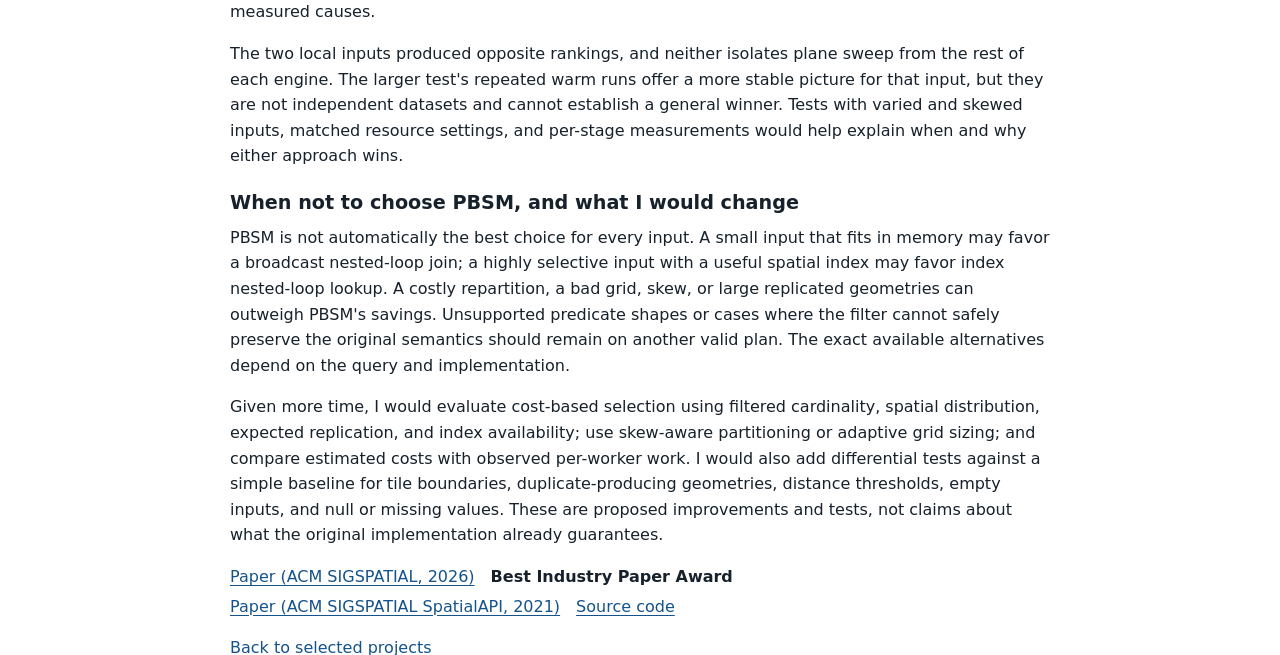
<file: project-asterixdb.html>
<!doctype html>
<html lang="en">
<head>
  <meta charset="utf-8">
  <meta name="viewport" content="width=device-width, initial-scale=1">
  <title>Optimized Spatial Joins in Apache AsterixDB | Tin Vu</title>
  <link rel="stylesheet" href="style.css">
</head>
<body>
  <a class="skip-link" href="#main">Skip to content</a>
  <header class="site-header">
    <div class="container header-content">
      <a class="site-name" href="index.html">Tin Vu</a>
      <nav aria-label="Main navigation"><a href="index.html#work">Projects</a><a href="index.html#research">Publications</a><a href="index.html#about">Experience</a></nav>
    </div>
  </header>
  <main id="main" class="container">
    <section class="section project-detail">
      <h1>Optimized Spatial Joins in Apache AsterixDB</h1>
      <p>I implemented partition-based spatial merge (PBSM) joins in <a href="https://asterixdb.apache.org/">Apache AsterixDB</a>, integrating spatial join optimization and distributed execution into the SQL++ query engine. This work was part of a broader effort to integrate spatial and non-spatial data, described in our SIGSPATIAL 2026 paper.</p>
      <p class="project-links"><a href="presentation-asterixdb.html">View the presentation</a><a href="project-asterixdb-implementation.html">Step-by-step implementation walkthrough</a></p>

      <h2>The problem</h2>
      <p>A spatial join matches records using relationships between geometries rather than equality on a key. A block nested-loop join can evaluate these predicates, but broadcasting one input and comparing pairs does not generally scale when both inputs are large. A bounding-box filter makes each comparison cheaper, yet by itself still considers the pairs. Existing index nested-loop joins can be useful for highly selective inputs, but repeated index probes can become expensive for larger inputs.</p>
      <p>Another challenge was integration: a spatial join may sit inside a SQL++ query with filters, projections, and other joins. A two-job implementation that computes a grid first and performs the join separately is awkward to optimize as part of that larger query. I implemented PBSM as an optimizer-visible plan so it could participate in the database's normal planning and execution pipeline.</p>

      <h2>What I implemented</h2>
      <p>My <a href="https://github.com/apache/asterixdb/commit/4f1090dde3d5034a90ee1a23d5d536a09372292c">contribution</a> added the spatial partitioning hint, optimizer rewrites, a spatial physical operator, and the plane-sweep runtime. For supported geometry predicates, the optimizer introduces an intersection test on minimum bounding rectangles (MBRs) while retaining the original predicate for exact refinement. For a supported distance comparison, it enlarges one MBR by the distance threshold before testing for overlap.</p>
      <p>The optimizer's job is to recognize eligible expressions, build the logical plan, and select the physical operator; it does not itself execute the join. The <a href="https://github.com/apache/asterixdb/blob/4f1090dde3d5034a90ee1a23d5d536a09372292c/asterixdb/asterix-algebra/src/main/java/org/apache/asterix/algebra/operators/physical/SpatialJoinPOperator.java">physical operator</a> specifies partitioning and local ordering requirements for both inputs and creates the plane-sweep runtime. In the checked-in implementation, the hint supplies the grid bounds and dimensions; without it, eligible joins can use dynamically computed bounds and a default grid. The commit message describes hint-only activation, but the <a href="https://github.com/apache/asterixdb/blob/4f1090dde3d5034a90ee1a23d5d536a09372292c/asterixdb/asterix-algebra/src/main/java/org/apache/asterix/optimizer/rules/util/SpatialJoinUtils.java">committed code</a> and <a href="https://github.com/apache/asterixdb/blob/4f1090dde3d5034a90ee1a23d5d536a09372292c/asterixdb/asterix-doc/src/main/spatial_join/spatial_join.md">documentation</a> include the unhinted path.</p>

      <h2>How the distributed join works</h2>
      <ol>
        <li><strong>Find the grid.</strong> In the dynamic path, local and global aggregates compute each input's bounds; the plan intersects them and uses a 100-by-100 grid. A hint can instead provide the bounds and grid dimensions. The hinted bounds need to cover the region containing the matches of interest.</li>
        <li><strong>Partition both inputs.</strong> The plan attaches grid information to records, assigns each MBR to its overlapping tiles, and replicates records spanning multiple tiles. Both sides are partitioned by tile ID so corresponding tiles reach the same worker.</li>
        <li><strong>Join locally.</strong> The physical plan sorts each input by tile ID and rectangle, primarily by its minimum X coordinate. Workers run a plane-sweep join on the co-partitioned rectangles to generate candidate pairs.</li>
        <li><strong>Deduplicate and refine.</strong> A reference-point test selects a canonical tile for a pair that appears in multiple tiles; the original geometry predicate and other conditions then determine the final result.</li>
      </ol>
      <p>The dynamic plan computes and distributes grid information within the query plan, rather than requiring a separate driver-side job. It materializes an input branch so the records can be reused after computing the bounds. This lets the spatial join be composed with other operators, including pushed-down filters that reduce the input before the join.</p>

      <h2>Inside the plane sweep</h2>
      <p>The <a href="https://github.com/apache/asterixdb/blob/7b9327d26c2b03ee66c6891f9498c5664cc58ea9/asterixdb/asterix-runtime/src/main/java/org/apache/asterix/runtime/operators/joins/spatial/SpatialJoiner.java">local joiner</a> writes the sorted build input to a run file before processing the probe input. It advances through the two ordered streams, buffers potentially overlapping probe rectangles, and checks candidates against build rectangles in the same tile. It removes buffered tuples that can no longer match and checks overlap in both dimensions before emitting a candidate.</p>
      <p>The join uses a bounded frame budget. If the probe buffer fills, the joiner processes its buffered tuples against the remaining build run, clears the buffer, and rewinds the build stream to continue. Sorting, run-file I/O, buffering, and possible rereads are therefore part of the execution cost, in addition to the shuffle and exact geometry tests.</p>
      <p>For duplicate elimination, the <a href="https://github.com/apache/asterixdb/blob/7b9327d26c2b03ee66c6891f9498c5664cc58ea9/asterixdb/asterix-runtime/src/main/java/org/apache/asterix/runtime/evaluators/functions/ReferenceTileDescriptor.java">reference point</a> uses the larger minimum X and minimum Y of the two rectangles. The pair is retained only in the tile containing that point. The <a href="https://github.com/apache/asterixdb/blob/7b9327d26c2b03ee66c6891f9498c5664cc58ea9/asterixdb/asterix-app/src/test/resources/optimizerts/results/spatial_join/st_intersects_static_partitioning.plan">example plan</a> shows the tile exchanges and local sorts, followed by the spatial join, reference-tile test, and exact predicate.</p>

      <h2>Predicate and query example</h2>
      <p>The geometry rewrite handles <code>st_intersects</code>, <code>st_overlaps</code>, <code>st_touches</code>, <code>st_contains</code>, <code>st_crosses</code>, and <code>st_within</code>. A separate rewrite handles supported <code>st_distance</code> comparisons against a constant. These are optimizer rules for eligible inner joins; the presence of a spatial function alone does not guarantee this physical plan.</p>
      <p>For example, the following hint chooses a 10-by-10 grid over the specified bounds:</p>
      <pre style="overflow-x: auto;"><code>SELECT COUNT(*) FROM ParkSet AS ps, LakeSet AS ls
WHERE /*+ spatial-partitioning(-180.0, -83.0, 180.0, 90.0, 10, 10) */
  st_intersects(ps.geom, ls.geom);</code></pre>

      <h2>Correctness and performance tradeoffs</h2>
      <p>The central correctness challenge is getting the benefits of partitioning without losing or duplicating matches. Replicating a geometry to every overlapping tile preserves candidates across cell boundaries, but can produce the same pair multiple times; the reference-point test removes those duplicates. MBR overlap is only a conservative filter for geometry predicates such as <code>ST_Contains</code> and <code>ST_Intersects</code>, so the exact predicate must still be evaluated. For distance joins, using an unexpanded MBR could miss nearby geometries, which is why the distance rewrite expands one side before the filter.</p>
      <p>The grid also creates a performance tradeoff. Too few tiles can leave large local joins and hotspots; too many can increase replication, sorting, and shuffle overhead, especially for large geometries. Spatial skew can concentrate work on a few workers even when the total input is large. The paper's grid-size experiments show poorer performance at both very small and very large grid sizes; a uniform grid should not be assumed to balance every workload.</p>
      <p>In contrast, Sedona's typical partitioned range join uses a local spatial index, such as an R-tree, to find candidates. AsterixDB also supports R-tree access paths, but the optimized <code>SPATIAL_JOIN</code> described here uses plane sweep. Neither strategy is universally faster: an end-to-end comparison must include partitioning, sorting or index construction, candidate refinement, and data distribution.</p>

      <h2>Testing and results</h2>
      <p>The contribution added <a href="https://github.com/apache/asterixdb/tree/4f1090dde3d5034a90ee1a23d5d536a09372292c/asterixdb/asterix-app/src/test/resources/optimizerts/queries/spatial_join">optimizer-plan tests</a> for static and dynamic partitioning and spatial predicates, as well as <a href="https://github.com/apache/asterixdb/tree/4f1090dde3d5034a90ee1a23d5d536a09372292c/asterixdb/asterix-app/src/test/resources/runtimets/queries_sqlpp/spatial">runtime tests</a> for spatial joins. The former check that the optimizer constructs the intended plan; the latter execute queries and check results. The commit also includes spatial left-outer-join runtime tests, distinct from the inner-join geometry rewrite rules.</p>

      <h2 id="local-experiments">Local experiment: AsterixDB without and with the spatial join optimization</h2>
      <p>To isolate the optimization from differences between database versions, I compared two plans on the same AsterixDB build (<code>7b9327d26c2b03ee66c6891f9498c5664cc58ea9</code>). For the baseline, I removed <code>FilterRefineSpatialJoinRuleForSTFunctions</code> from the rule collection in an isolated optimizer class; the normal build retained it. The SQL++ query, input files, and cluster settings were otherwise the same. This is a controlled approximation of execution without the optimization, <strong>not a measurement of a historical pre-contribution binary</strong>.</p>
      <p>The point-in-polygon count query read 5,000 rectangles and 250,000 points from JSON/WKT files generated over a 1,000-by-1,000 region, using uniformly sampled rectangle widths and heights of 5 to 15 units and seed <code>0x13528f8</code>. A two-node local cluster ran on an Apple M1 Pro with 8 logical CPUs and 16 GiB RAM, using Java 21, compiler parallelism 4, and 64 MB each for sort and join memory. The query supplied a 100-by-100 spatial grid hint over the point region; the baseline plan did not use a spatial grid:</p>
      <pre style="overflow-x: auto;"><code>SELECT COUNT(*) AS c
FROM (SELECT st_geom_from_text(b.wkt) AS geom FROM buildings b) b,
     (SELECT st_geom_from_text(p.wkt) AS geom FROM points p) p
WHERE /*+ spatial-partitioning(0.0, 0.0, 1000.0, 1000.0, 100, 100) */
  st_contains(b.geom, p.geom);</code></pre>
      <p>The input has 1.25 billion possible rectangle-point pairs. The baseline plan used <code>NESTED_LOOP</code> with a broadcast exchange, while the optimized plan used <code>SPATIAL_JOIN</code> with grid partitioning and plane sweep. Both plans returned <strong>124,687</strong> matches on every execution, agreeing with an independent count.</p>
      <p>After one warm-up, the baseline ran three measured queries. The optimized plan ran two separate batches of three measured queries, each after a fresh cluster start and one warm-up. The baseline batch ran first, followed by both optimized batches. Each client-observed time is a complete count query, including parsing, planning, join work, result retrieval, and the HTTP plan response; it excludes engine startup and dataset setup:</p>
      <ul>
        <li><strong>Nested-loop baseline:</strong> 143.778, 151.056, and 157.152 seconds; median <strong>151.056 seconds</strong>.</li>
        <li><strong>Optimized spatial join:</strong> 0.498, 0.394, and 0.339 seconds in the first batch; 0.504, 0.366, and 0.358 seconds in the second. Pooled median <strong>0.380 seconds</strong>.</li>
      </ul>
      <p>For this input, the optimized pooled median was about <strong>398 times faster</strong> (99.75% lower elapsed time). The baseline warm-up took 157.086 seconds; the optimized warm-ups took 1.500 and 1.463 seconds.</p>
      <figure>
        <img src="images/asterixdb-before-after-large.png" alt="Larger-input AsterixDB timings on a logarithmic scale: baseline queries took 143.778 to 157.152 seconds; optimized queries took 0.339 to 0.504 seconds." style="max-width: 100%; height: auto;">
        <figcaption>Each dot is one measured query; diamonds show pooled medians. The horizontal axis is logarithmic. <a href="images/asterixdb-before-after-large.csv">Download measured timings (CSV)</a>.</figcaption>
      </figure>
      <p>The optimized times declined within both batches, so even these measurements may not have reached a stable warm state. There were only three baseline measurements, both plans used the same synthetic input, and the baseline always ran first; caches, JIT compilation, and run order may affect the comparison. The gap is consistent with pruning many pairs before exact geometry tests, but candidate counts and individual stages were not measured. It should not be taken as a general speedup or a comparison with an actual pre-contribution binary.</p>

      <h2>Local benchmark: AsterixDB and Sedona</h2>
      <p>I ran a separate single-machine point-in-polygon benchmark on an Apple M1 Pro with 8 logical CPUs and 16 GiB RAM. Both engines read the same JSON files containing WKT geometries: 5,000 randomly placed rectangles and 200,000 random points over a 1,000-by-1,000 region. Rectangle widths and heights were uniformly sampled from 5 to 15 units; the random seed was <code>0x13528f8</code>. Each side was split across four files. The query counted pairs satisfying <code>ST_Contains(rectangle, point)</code>.</p>
      <p>Both engines returned <strong>99,612</strong> matches on every run, agreeing with an independent rectangle-containment count. The plans showed AsterixDB <code>SPATIAL_JOIN</code> and Sedona <code>RangeJoin</code>. After one warm-up per engine, the client-observed times were:</p>
      <ul>
        <li><strong>AsterixDB:</strong> 0.466, 0.405, and 0.318 seconds; median <strong>0.405 seconds</strong>.</li>
        <li><strong>Sedona:</strong> 0.889, 0.500, and 0.483 seconds; median <strong>0.500 seconds</strong>.</li>
      </ul>
      <p>On this input, AsterixDB's median elapsed time was 19% lower, or about 1.23 times faster. The warm-up times were 1.372 seconds for AsterixDB and 3.690 seconds for Sedona. The engines were measured sequentially, not while running joins concurrently.</p>

      <h3>A larger input and more repetitions</h3>
      <p>I repeated the experiment with 25,000 rectangles and 1,000,000 points generated using the same distributions, region, and seed. Both engines returned <strong>2,497,991</strong> matches on every run, matching an independent containment count. Each engine had two batches of 15 measured queries, with three warm-up queries before each batch. The order was AsterixDB, Sedona, Sedona, AsterixDB; batches were run sequentially with a fresh engine start.</p>
      <ul>
        <li><strong>AsterixDB:</strong> median <strong>1.970 seconds</strong>; range 1.881&ndash;2.160 seconds. Batch medians: 1.977 and 1.963 seconds.</li>
        <li><strong>Sedona:</strong> median <strong>1.122 seconds</strong>; range 1.030&ndash;1.210 seconds. Batch medians: 1.129 and 1.093 seconds.</li>
      </ul>
      <p>Sedona's pooled median was about 43% lower, or 1.76 times faster, on this larger input&mdash;the opposite ranking from the smaller experiment. Each measurement is one complete count query, not time per matching pair.</p>
      <figure>
        <img src="images/asterixdb-spatial-join-timings.png" alt="Thirty measured queries per engine in two batches: AsterixDB timings range from 1.881 to 2.160 seconds, while Sedona timings range from 1.030 to 1.210 seconds." style="max-width: 100%; height: auto;">
        <figcaption>Client elapsed time for each measured query. Dashed horizontal lines show pooled medians; the vertical line separates batches. Runs are not paired. <a href="images/asterixdb-spatial-join-timings.csv">Download measured timings (CSV)</a>.</figcaption>
      </figure>

      <p>AsterixDB used a two-node local sample cluster, Java 21, compiler parallelism 4, 64 MB each for sort and join memory, and a hinted 100-by-100 grid over the point region <code>[0,1000] &times; [0,1000]</code>. Some rectangles extended beyond that region. The data was read as external local files. Sedona used Spark 3.5.0 on Java 11 in <code>local[4]</code> mode, eight join partitions, the default KDB-tree partitioner, and the rectangle side as both partitioning and R-tree build side. Broadcast joins and the experimental Sedona plane-sweep option were disabled. The AsterixDB source was at <code>7b9327d26c2b03ee66c6891f9498c5664cc58ea9</code>; Sedona was at <code>2caf5820f665d2917ad94e2fc4c0147384907821</code>.</p>
      <p>These are end-to-end query timings, including WKT parsing, spatial partitioning, AsterixDB's sorting and plane sweep, or Sedona's R-tree construction and probing, as well as exact refinement and counting. They exclude input generation, engine startup, and dataset/view setup; file-system and JVM caches may be warm. The AsterixDB time includes the HTTP request and plan response, while the Sedona time includes SQL planning and collecting the result.</p>

      <h3>Interpreting the results</h3>
      <p>Several differences could contribute to the changing ranking, but the benchmark did not measure individual stages, so it cannot establish which one caused either gap. AsterixDB was given a fixed grid and could avoid deriving the spatial partitioner from the data; Sedona's KDB-tree path analyzes the dominant input and constructs a partitioner. AsterixDB then sorts and sweeps local inputs, whereas Sedona builds and probes local R-trees. Their partition counts, replication, execution pipelines, scheduling overhead, memory settings, and JVM versions also differ. Fixed overhead may matter more for the smaller input; sorting, indexing, replication, and candidate processing may become more significant as the inputs and number of matches grow. These are hypotheses, not measured causes.</p>
      <p>The two local inputs produced opposite rankings, and neither isolates plane sweep from the rest of each engine. The larger test's repeated warm runs offer a more stable picture for that input, but they are not independent datasets and cannot establish a general winner. Tests with varied and skewed inputs, matched resource settings, and per-stage measurements would help explain when and why either approach wins.</p>

      <h2>When not to choose PBSM, and what I would change</h2>
      <p>PBSM is not automatically the best choice for every input. A small input that fits in memory may favor a broadcast nested-loop join; a highly selective input with a useful spatial index may favor index nested-loop lookup. A costly repartition, a bad grid, skew, or large replicated geometries can outweigh PBSM's savings. Unsupported predicate shapes or cases where the filter cannot safely preserve the original semantics should remain on another valid plan. The exact available alternatives depend on the query and implementation.</p>
      <p>Given more time, I would evaluate cost-based selection using filtered cardinality, spatial distribution, expected replication, and index availability; use skew-aware partitioning or adaptive grid sizing; and compare estimated costs with observed per-worker work. I would also add differential tests against a simple baseline for tile boundaries, duplicate-producing geometries, distance thresholds, empty inputs, and null or missing values. These are proposed improvements and tests, not claims about what the original implementation already guarantees.</p>
      <p class="project-links"><a href="https://www.cs.ucr.edu/~eldawy/publications/26_SIGSPATIAL_AsterixDB_Industry.pdf">Paper (ACM SIGSPATIAL, 2026)</a><strong>Best Industry Paper Award</strong><a href="https://doi.org/10.1145/3486189.3490018">Paper (ACM SIGSPATIAL SpatialAPI, 2021)</a><a href="https://github.com/apache/asterixdb/commit/4f1090dde3d5034a90ee1a23d5d536a09372292c">Source code</a></p>
      <p><a href="index.html#work">Back to selected projects</a></p>
    </section>
  </main>
</body>
</html>
</file>
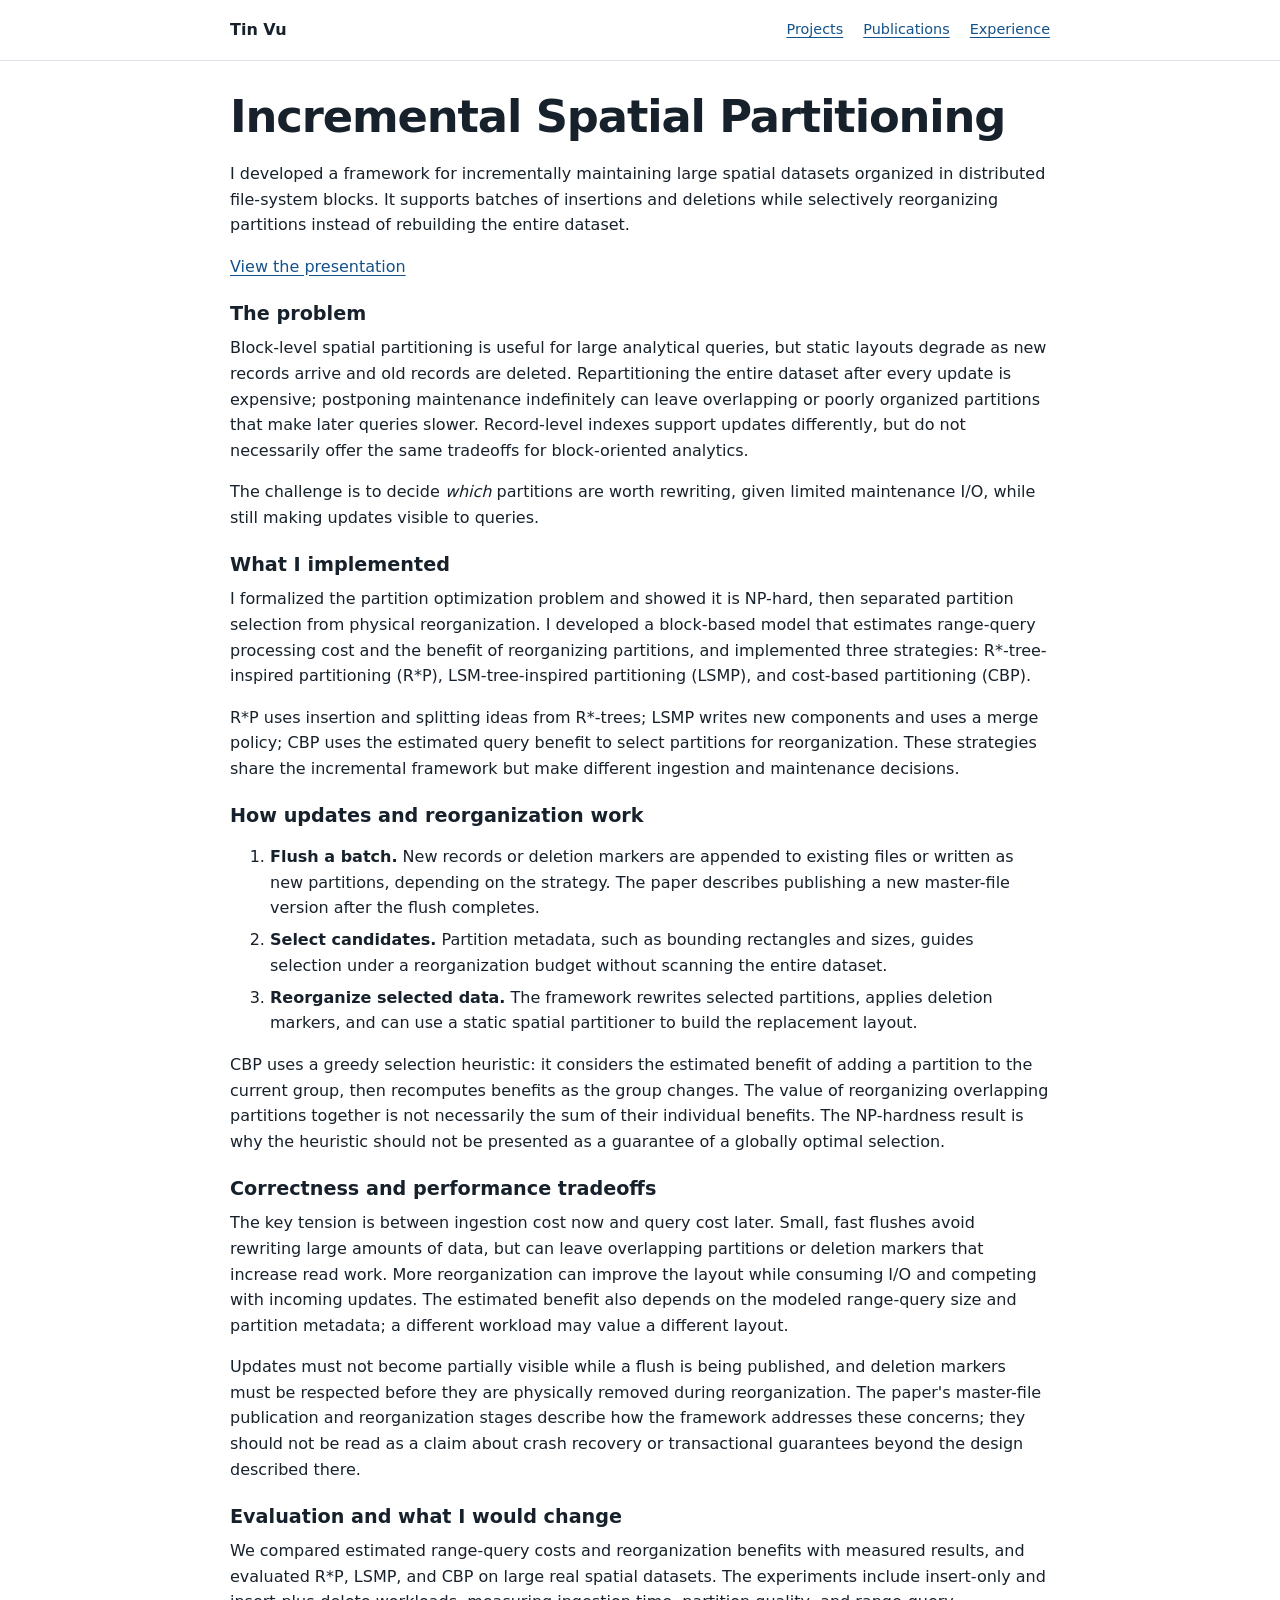
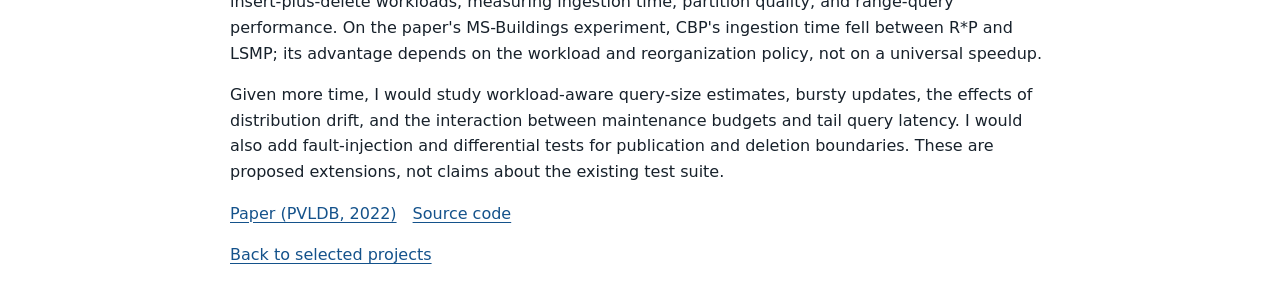
<file: project-incremental.html>
<!doctype html>
<html lang="en">
<head>
  <meta charset="utf-8">
  <meta name="viewport" content="width=device-width, initial-scale=1">
  <title>Incremental Spatial Partitioning | Tin Vu</title>
  <link rel="stylesheet" href="style.css">
</head>
<body>
  <a class="skip-link" href="#main">Skip to content</a>
  <header class="site-header">
    <div class="container header-content">
      <a class="site-name" href="index.html">Tin Vu</a>
      <nav aria-label="Main navigation"><a href="index.html#work">Projects</a><a href="index.html#research">Publications</a><a href="index.html#about">Experience</a></nav>
    </div>
  </header>
  <main id="main" class="container">
    <section class="section project-detail">
      <h1>Incremental Spatial Partitioning</h1>
      <p>I developed a framework for incrementally maintaining large spatial datasets organized in distributed file-system blocks. It supports batches of insertions and deletions while selectively reorganizing partitions instead of rebuilding the entire dataset.</p>
      <p><a href="presentation-incremental.html">View the presentation</a></p>

      <h2>The problem</h2>
      <p>Block-level spatial partitioning is useful for large analytical queries, but static layouts degrade as new records arrive and old records are deleted. Repartitioning the entire dataset after every update is expensive; postponing maintenance indefinitely can leave overlapping or poorly organized partitions that make later queries slower. Record-level indexes support updates differently, but do not necessarily offer the same tradeoffs for block-oriented analytics.</p>
      <p>The challenge is to decide <em>which</em> partitions are worth rewriting, given limited maintenance I/O, while still making updates visible to queries.</p>

      <h2>What I implemented</h2>
      <p>I formalized the partition optimization problem and showed it is NP-hard, then separated partition selection from physical reorganization. I developed a block-based model that estimates range-query processing cost and the benefit of reorganizing partitions, and implemented three strategies: R*-tree-inspired partitioning (R*P), LSM-tree-inspired partitioning (LSMP), and cost-based partitioning (CBP).</p>
      <p>R*P uses insertion and splitting ideas from R*-trees; LSMP writes new components and uses a merge policy; CBP uses the estimated query benefit to select partitions for reorganization. These strategies share the incremental framework but make different ingestion and maintenance decisions.</p>

      <h2>How updates and reorganization work</h2>
      <ol>
        <li><strong>Flush a batch.</strong> New records or deletion markers are appended to existing files or written as new partitions, depending on the strategy. The paper describes publishing a new master-file version after the flush completes.</li>
        <li><strong>Select candidates.</strong> Partition metadata, such as bounding rectangles and sizes, guides selection under a reorganization budget without scanning the entire dataset.</li>
        <li><strong>Reorganize selected data.</strong> The framework rewrites selected partitions, applies deletion markers, and can use a static spatial partitioner to build the replacement layout.</li>
      </ol>
      <p>CBP uses a greedy selection heuristic: it considers the estimated benefit of adding a partition to the current group, then recomputes benefits as the group changes. The value of reorganizing overlapping partitions together is not necessarily the sum of their individual benefits. The NP-hardness result is why the heuristic should not be presented as a guarantee of a globally optimal selection.</p>

      <h2>Correctness and performance tradeoffs</h2>
      <p>The key tension is between ingestion cost now and query cost later. Small, fast flushes avoid rewriting large amounts of data, but can leave overlapping partitions or deletion markers that increase read work. More reorganization can improve the layout while consuming I/O and competing with incoming updates. The estimated benefit also depends on the modeled range-query size and partition metadata; a different workload may value a different layout.</p>
      <p>Updates must not become partially visible while a flush is being published, and deletion markers must be respected before they are physically removed during reorganization. The paper's master-file publication and reorganization stages describe how the framework addresses these concerns; they should not be read as a claim about crash recovery or transactional guarantees beyond the design described there.</p>

      <h2>Evaluation and what I would change</h2>
      <p>We compared estimated range-query costs and reorganization benefits with measured results, and evaluated R*P, LSMP, and CBP on large real spatial datasets. The experiments include insert-only and insert-plus-delete workloads, measuring ingestion time, partition quality, and range-query performance. On the paper's MS-Buildings experiment, CBP's ingestion time fell between R*P and LSMP; its advantage depends on the workload and reorganization policy, not on a universal speedup.</p>
      <p>Given more time, I would study workload-aware query-size estimates, bursty updates, the effects of distribution drift, and the interaction between maintenance budgets and tail query latency. I would also add fault-injection and differential tests for publication and deletion boundaries. These are proposed extensions, not claims about the existing test suite.</p>
      <p class="project-links"><a href="https://par.nsf.gov/servlets/purl/10313679">Paper (PVLDB, 2022)</a><a href="https://bitbucket.org/tvu032/beast-tv/src/inc-update/beast-spark/src/main/java/edu/ucr/cs/bdlab/beast/operations/update/">Source code</a></p>
      <p><a href="index.html#work">Back to selected projects</a></p>
    </section>
  </main>
</body>
</html>
</file>
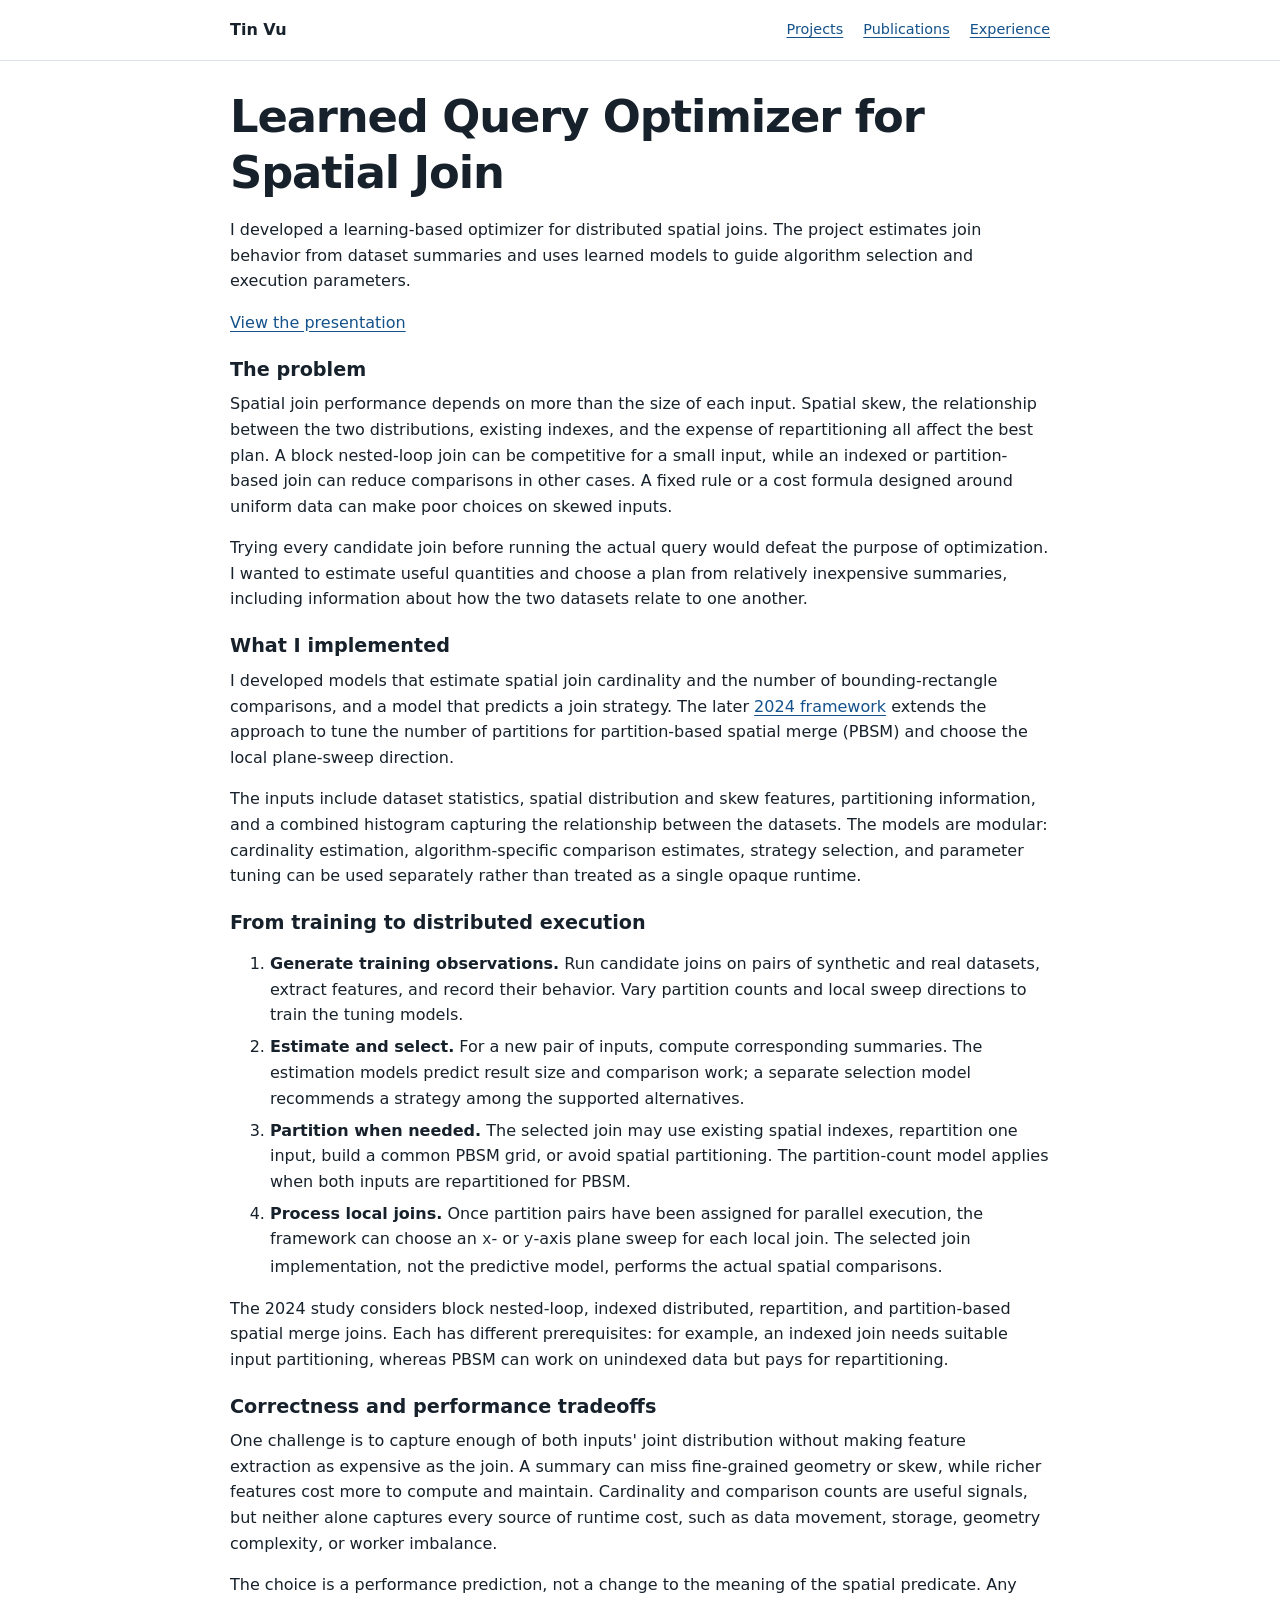
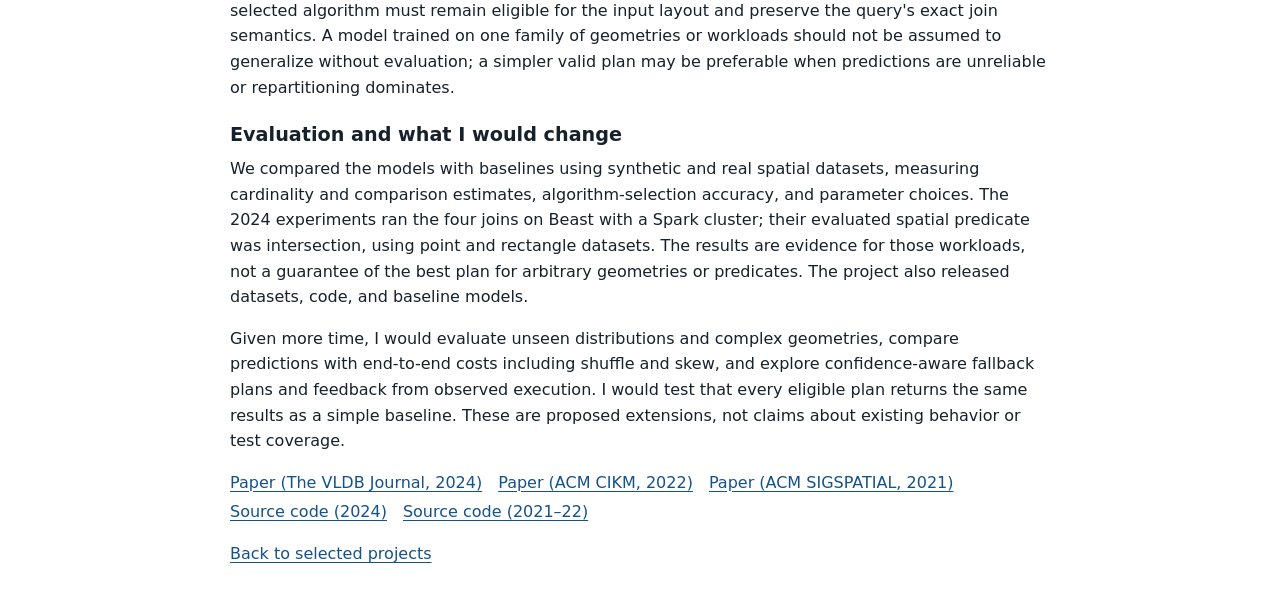
<file: project-learned-joins.html>
<!doctype html>
<html lang="en">
<head>
  <meta charset="utf-8">
  <meta name="viewport" content="width=device-width, initial-scale=1">
  <title>Learned Query Optimizer for Spatial Join | Tin Vu</title>
  <link rel="stylesheet" href="style.css">
</head>
<body>
  <a class="skip-link" href="#main">Skip to content</a>
  <header class="site-header">
    <div class="container header-content">
      <a class="site-name" href="index.html">Tin Vu</a>
      <nav aria-label="Main navigation"><a href="index.html#work">Projects</a><a href="index.html#research">Publications</a><a href="index.html#about">Experience</a></nav>
    </div>
  </header>
  <main id="main" class="container">
    <section class="section project-detail">
      <h1>Learned Query Optimizer for Spatial Join</h1>
      <p>I developed a learning-based optimizer for distributed spatial joins. The project estimates join behavior from dataset summaries and uses learned models to guide algorithm selection and execution parameters.</p>
      <p><a href="presentation-learned-joins.html">View the presentation</a></p>

      <h2>The problem</h2>
      <p>Spatial join performance depends on more than the size of each input. Spatial skew, the relationship between the two distributions, existing indexes, and the expense of repartitioning all affect the best plan. A block nested-loop join can be competitive for a small input, while an indexed or partition-based join can reduce comparisons in other cases. A fixed rule or a cost formula designed around uniform data can make poor choices on skewed inputs.</p>
      <p>Trying every candidate join before running the actual query would defeat the purpose of optimization. I wanted to estimate useful quantities and choose a plan from relatively inexpensive summaries, including information about how the two datasets relate to one another.</p>

      <h2>What I implemented</h2>
      <p>I developed models that estimate spatial join cardinality and the number of bounding-rectangle comparisons, and a model that predicts a join strategy. The later <a href="https://doi.org/10.1007/s00778-024-00836-1">2024 framework</a> extends the approach to tune the number of partitions for partition-based spatial merge (PBSM) and choose the local plane-sweep direction.</p>
      <p>The inputs include dataset statistics, spatial distribution and skew features, partitioning information, and a combined histogram capturing the relationship between the datasets. The models are modular: cardinality estimation, algorithm-specific comparison estimates, strategy selection, and parameter tuning can be used separately rather than treated as a single opaque runtime.</p>

      <h2>From training to distributed execution</h2>
      <ol>
        <li><strong>Generate training observations.</strong> Run candidate joins on pairs of synthetic and real datasets, extract features, and record their behavior. Vary partition counts and local sweep directions to train the tuning models.</li>
        <li><strong>Estimate and select.</strong> For a new pair of inputs, compute corresponding summaries. The estimation models predict result size and comparison work; a separate selection model recommends a strategy among the supported alternatives.</li>
        <li><strong>Partition when needed.</strong> The selected join may use existing spatial indexes, repartition one input, build a common PBSM grid, or avoid spatial partitioning. The partition-count model applies when both inputs are repartitioned for PBSM.</li>
        <li><strong>Process local joins.</strong> Once partition pairs have been assigned for parallel execution, the framework can choose an <code>x</code>- or <code>y</code>-axis plane sweep for each local join. The selected join implementation, not the predictive model, performs the actual spatial comparisons.</li>
      </ol>
      <p>The 2024 study considers block nested-loop, indexed distributed, repartition, and partition-based spatial merge joins. Each has different prerequisites: for example, an indexed join needs suitable input partitioning, whereas PBSM can work on unindexed data but pays for repartitioning.</p>

      <h2>Correctness and performance tradeoffs</h2>
      <p>One challenge is to capture enough of both inputs' joint distribution without making feature extraction as expensive as the join. A summary can miss fine-grained geometry or skew, while richer features cost more to compute and maintain. Cardinality and comparison counts are useful signals, but neither alone captures every source of runtime cost, such as data movement, storage, geometry complexity, or worker imbalance.</p>
      <p>The choice is a performance prediction, not a change to the meaning of the spatial predicate. Any selected algorithm must remain eligible for the input layout and preserve the query's exact join semantics. A model trained on one family of geometries or workloads should not be assumed to generalize without evaluation; a simpler valid plan may be preferable when predictions are unreliable or repartitioning dominates.</p>

      <h2>Evaluation and what I would change</h2>
      <p>We compared the models with baselines using synthetic and real spatial datasets, measuring cardinality and comparison estimates, algorithm-selection accuracy, and parameter choices. The 2024 experiments ran the four joins on Beast with a Spark cluster; their evaluated spatial predicate was intersection, using point and rectangle datasets. The results are evidence for those workloads, not a guarantee of the best plan for arbitrary geometries or predicates. The project also released datasets, code, and baseline models.</p>
      <p>Given more time, I would evaluate unseen distributions and complex geometries, compare predictions with end-to-end costs including shuffle and skew, and explore confidence-aware fallback plans and feedback from observed execution. I would test that every eligible plan returns the same results as a simple baseline. These are proposed extensions, not claims about existing behavior or test coverage.</p>
      <p class="project-links"><a href="https://doi.org/10.1007/s00778-024-00836-1">Paper (The VLDB Journal, 2024)</a><a href="https://doi.org/10.1145/3511808.3557712">Paper (ACM CIKM, 2022)</a><a href="https://doi.org/10.1145/3474717.3484217">Paper (ACM SIGSPATIAL, 2021)</a><a href="https://github.com/tinvukhac/learned-spatial-join">Source code (2024)</a><a href="https://github.com/tinvukhac/sjml-resources">Source code (2021–22)</a></p>
      <p><a href="index.html#work">Back to selected projects</a></p>
    </section>
  </main>
</body>
</html>
</file>
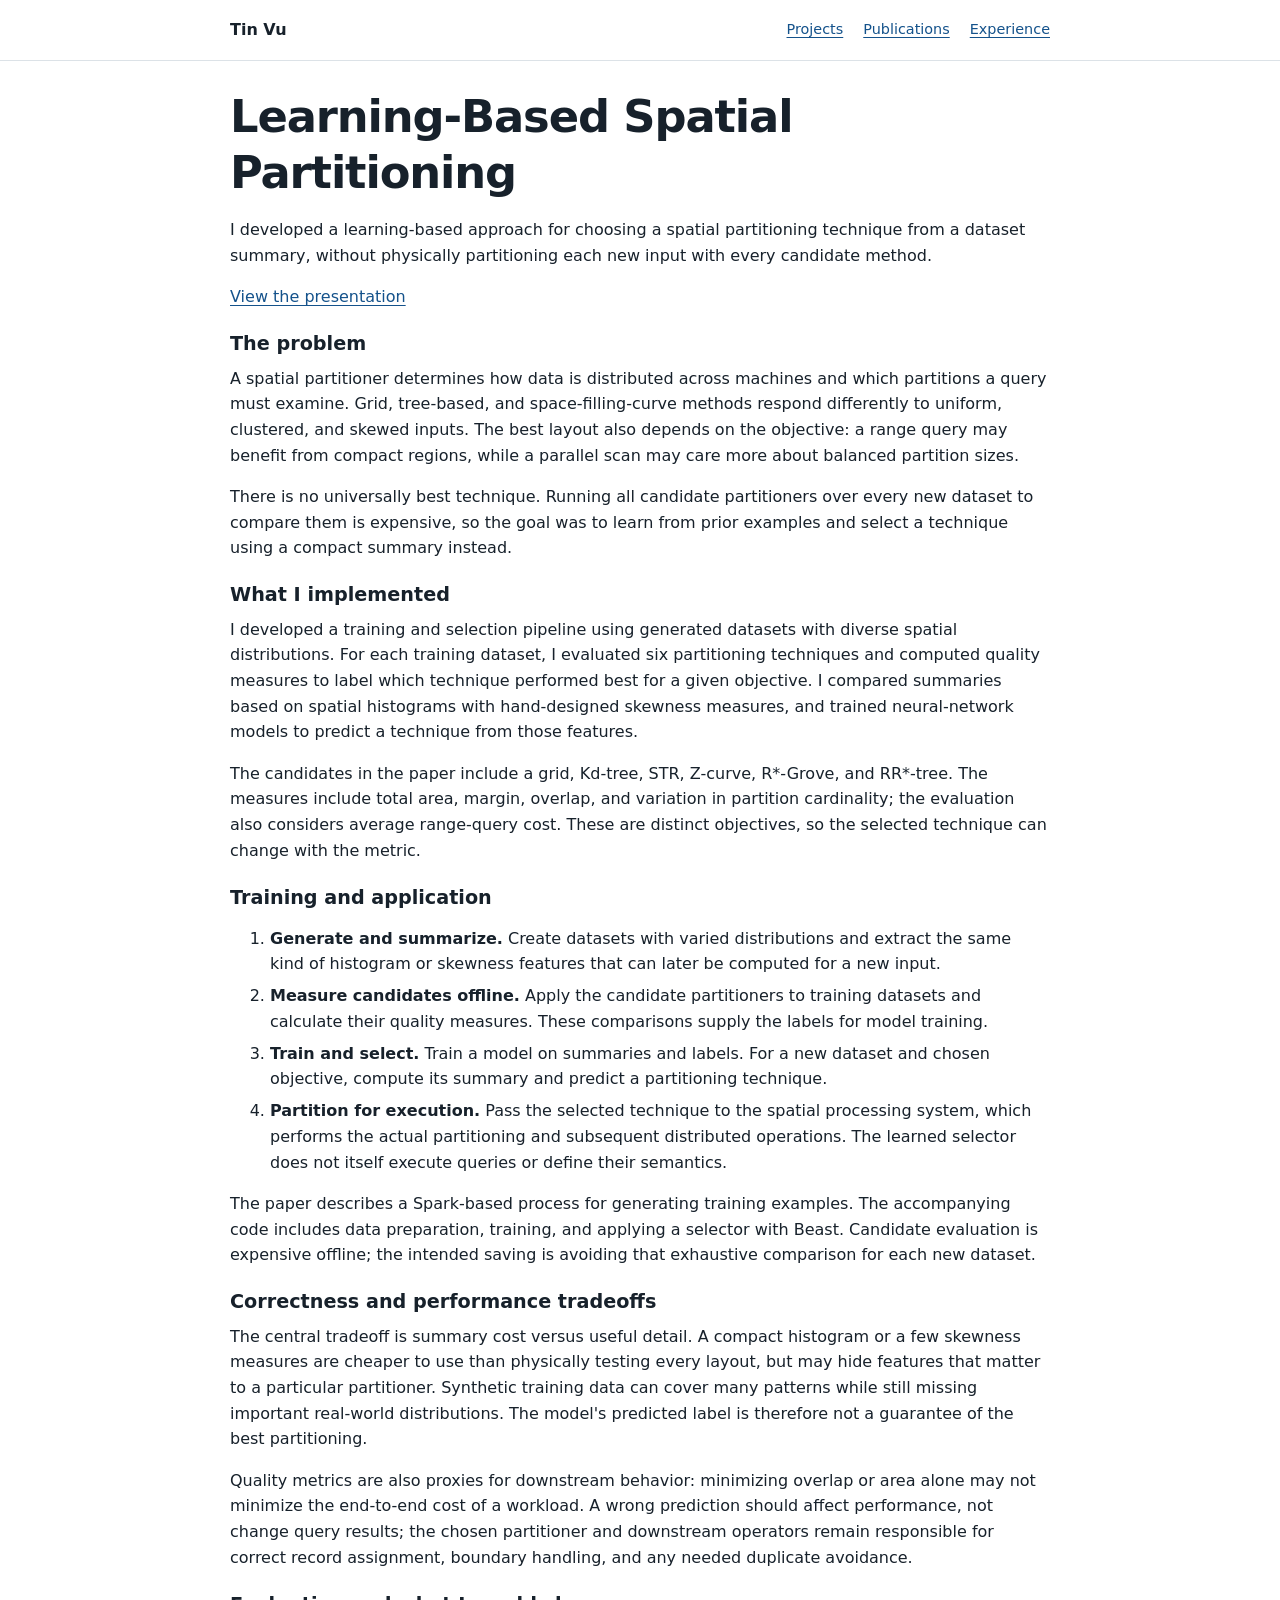
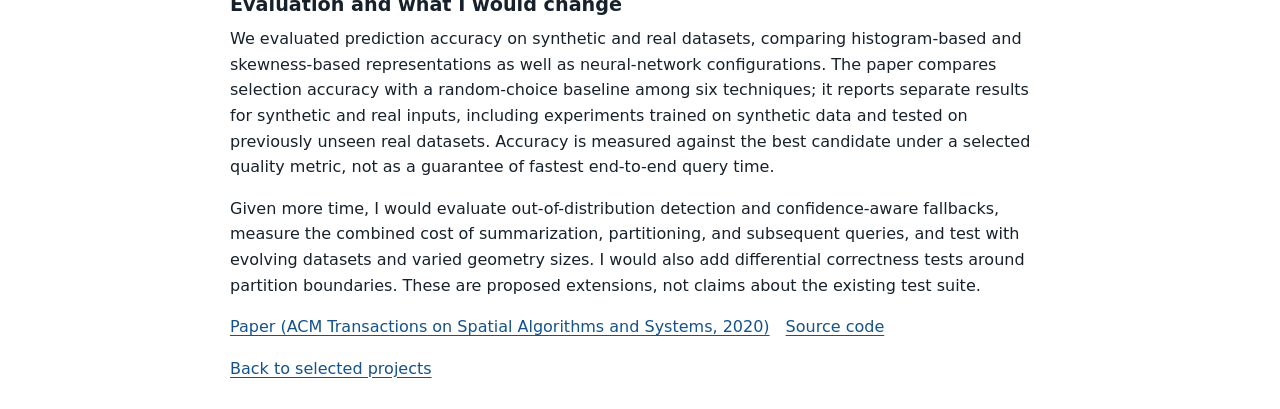
<file: project-learned-partitioning.html>
<!doctype html>
<html lang="en">
<head>
  <meta charset="utf-8">
  <meta name="viewport" content="width=device-width, initial-scale=1">
  <title>Learning-Based Spatial Partitioning | Tin Vu</title>
  <link rel="stylesheet" href="style.css">
</head>
<body>
  <a class="skip-link" href="#main">Skip to content</a>
  <header class="site-header">
    <div class="container header-content">
      <a class="site-name" href="index.html">Tin Vu</a>
      <nav aria-label="Main navigation"><a href="index.html#work">Projects</a><a href="index.html#research">Publications</a><a href="index.html#about">Experience</a></nav>
    </div>
  </header>
  <main id="main" class="container">
    <section class="section project-detail">
      <h1>Learning-Based Spatial Partitioning</h1>
      <p>I developed a learning-based approach for choosing a spatial partitioning technique from a dataset summary, without physically partitioning each new input with every candidate method.</p>
      <p><a href="presentation-learned-partitioning.html">View the presentation</a></p>

      <h2>The problem</h2>
      <p>A spatial partitioner determines how data is distributed across machines and which partitions a query must examine. Grid, tree-based, and space-filling-curve methods respond differently to uniform, clustered, and skewed inputs. The best layout also depends on the objective: a range query may benefit from compact regions, while a parallel scan may care more about balanced partition sizes.</p>
      <p>There is no universally best technique. Running all candidate partitioners over every new dataset to compare them is expensive, so the goal was to learn from prior examples and select a technique using a compact summary instead.</p>

      <h2>What I implemented</h2>
      <p>I developed a training and selection pipeline using generated datasets with diverse spatial distributions. For each training dataset, I evaluated six partitioning techniques and computed quality measures to label which technique performed best for a given objective. I compared summaries based on spatial histograms with hand-designed skewness measures, and trained neural-network models to predict a technique from those features.</p>
      <p>The candidates in the paper include a grid, Kd-tree, STR, Z-curve, R*-Grove, and RR*-tree. The measures include total area, margin, overlap, and variation in partition cardinality; the evaluation also considers average range-query cost. These are distinct objectives, so the selected technique can change with the metric.</p>

      <h2>Training and application</h2>
      <ol>
        <li><strong>Generate and summarize.</strong> Create datasets with varied distributions and extract the same kind of histogram or skewness features that can later be computed for a new input.</li>
        <li><strong>Measure candidates offline.</strong> Apply the candidate partitioners to training datasets and calculate their quality measures. These comparisons supply the labels for model training.</li>
        <li><strong>Train and select.</strong> Train a model on summaries and labels. For a new dataset and chosen objective, compute its summary and predict a partitioning technique.</li>
        <li><strong>Partition for execution.</strong> Pass the selected technique to the spatial processing system, which performs the actual partitioning and subsequent distributed operations. The learned selector does not itself execute queries or define their semantics.</li>
      </ol>
      <p>The paper describes a Spark-based process for generating training examples. The accompanying code includes data preparation, training, and applying a selector with Beast. Candidate evaluation is expensive offline; the intended saving is avoiding that exhaustive comparison for each new dataset.</p>

      <h2>Correctness and performance tradeoffs</h2>
      <p>The central tradeoff is summary cost versus useful detail. A compact histogram or a few skewness measures are cheaper to use than physically testing every layout, but may hide features that matter to a particular partitioner. Synthetic training data can cover many patterns while still missing important real-world distributions. The model's predicted label is therefore not a guarantee of the best partitioning.</p>
      <p>Quality metrics are also proxies for downstream behavior: minimizing overlap or area alone may not minimize the end-to-end cost of a workload. A wrong prediction should affect performance, not change query results; the chosen partitioner and downstream operators remain responsible for correct record assignment, boundary handling, and any needed duplicate avoidance.</p>

      <h2>Evaluation and what I would change</h2>
      <p>We evaluated prediction accuracy on synthetic and real datasets, comparing histogram-based and skewness-based representations as well as neural-network configurations. The paper compares selection accuracy with a random-choice baseline among six techniques; it reports separate results for synthetic and real inputs, including experiments trained on synthetic data and tested on previously unseen real datasets. Accuracy is measured against the best candidate under a selected quality metric, not as a guarantee of fastest end-to-end query time.</p>
      <p>Given more time, I would evaluate out-of-distribution detection and confidence-aware fallbacks, measure the combined cost of summarization, partitioning, and subsequent queries, and test with evolving datasets and varied geometry sizes. I would also add differential correctness tests around partition boundaries. These are proposed extensions, not claims about the existing test suite.</p>
      <p class="project-links"><a href="https://doi.org/10.1145/3402126">Paper (ACM Transactions on Spatial Algorithms and Systems, 2020)</a><a href="https://github.com/tinvukhac/deep-spatial-partitioning">Source code</a></p>
      <p><a href="index.html#work">Back to selected projects</a></p>
    </section>
  </main>
</body>
</html>
</file>
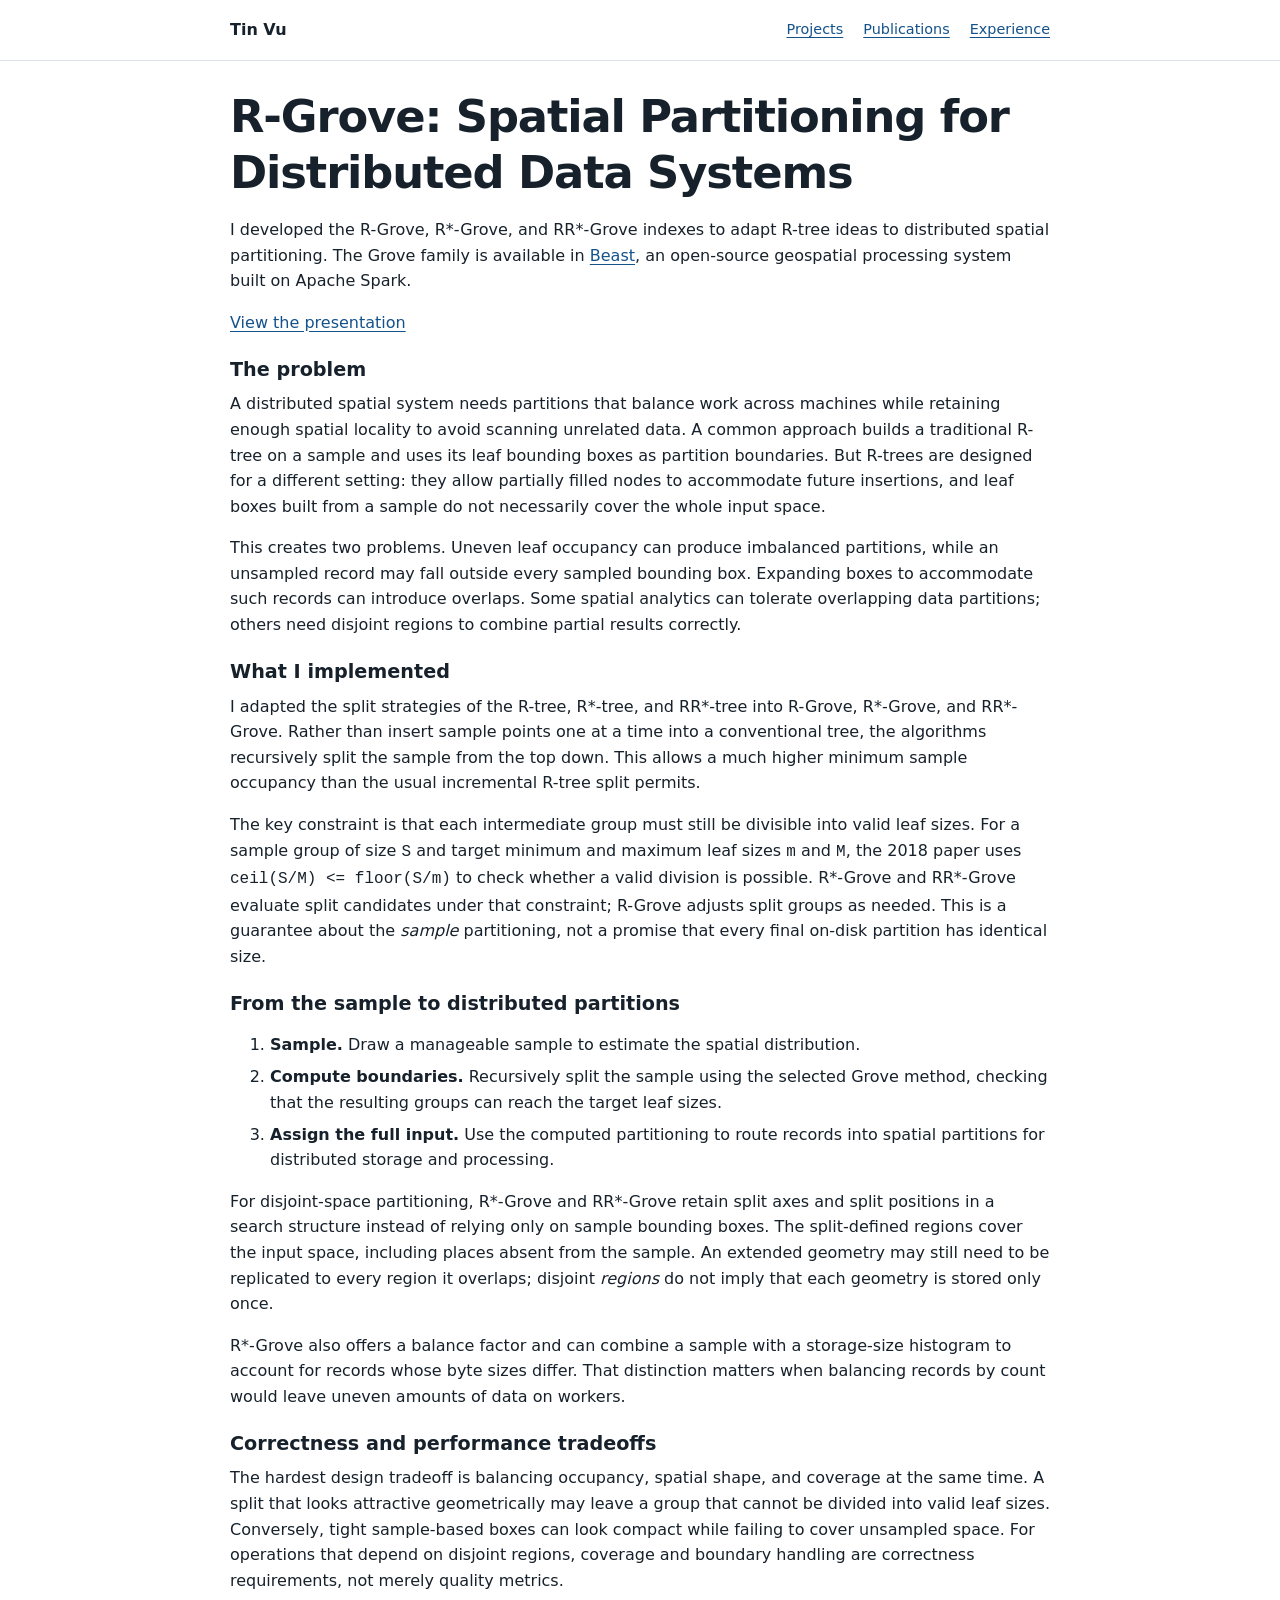
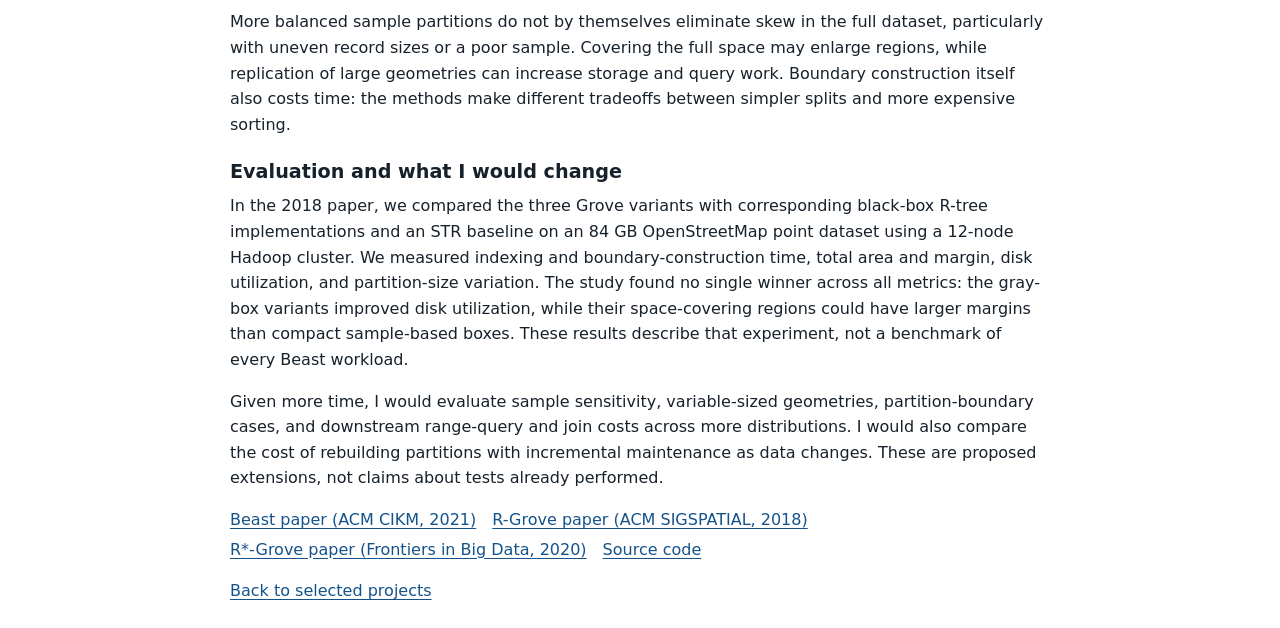
<file: project-rgrove.html>
<!doctype html>
<html lang="en">
<head>
  <meta charset="utf-8">
  <meta name="viewport" content="width=device-width, initial-scale=1">
  <title>R-Grove: Spatial Partitioning for Distributed Data Systems | Tin Vu</title>
  <link rel="stylesheet" href="style.css">
</head>
<body>
  <a class="skip-link" href="#main">Skip to content</a>
  <header class="site-header">
    <div class="container header-content">
      <a class="site-name" href="index.html">Tin Vu</a>
      <nav aria-label="Main navigation"><a href="index.html#work">Projects</a><a href="index.html#research">Publications</a><a href="index.html#about">Experience</a></nav>
    </div>
  </header>
  <main id="main" class="container">
    <section class="section project-detail">
      <h1>R-Grove: Spatial Partitioning for Distributed Data Systems</h1>
      <p>I developed the R-Grove, R*-Grove, and RR*-Grove indexes to adapt R-tree ideas to distributed spatial partitioning. The Grove family is available in <a href="https://bitbucket.org/bdlabucr/beast/src/master/">Beast</a>, an open-source geospatial processing system built on Apache Spark.</p>
      <p><a href="presentation-rgrove.html">View the presentation</a></p>

      <h2>The problem</h2>
      <p>A distributed spatial system needs partitions that balance work across machines while retaining enough spatial locality to avoid scanning unrelated data. A common approach builds a traditional R-tree on a sample and uses its leaf bounding boxes as partition boundaries. But R-trees are designed for a different setting: they allow partially filled nodes to accommodate future insertions, and leaf boxes built from a sample do not necessarily cover the whole input space.</p>
      <p>This creates two problems. Uneven leaf occupancy can produce imbalanced partitions, while an unsampled record may fall outside every sampled bounding box. Expanding boxes to accommodate such records can introduce overlaps. Some spatial analytics can tolerate overlapping data partitions; others need disjoint regions to combine partial results correctly.</p>

      <h2>What I implemented</h2>
      <p>I adapted the split strategies of the R-tree, R*-tree, and RR*-tree into R-Grove, R*-Grove, and RR*-Grove. Rather than insert sample points one at a time into a conventional tree, the algorithms recursively split the sample from the top down. This allows a much higher minimum sample occupancy than the usual incremental R-tree split permits.</p>
      <p>The key constraint is that each intermediate group must still be divisible into valid leaf sizes. For a sample group of size <code>S</code> and target minimum and maximum leaf sizes <code>m</code> and <code>M</code>, the 2018 paper uses <code>ceil(S/M) &lt;= floor(S/m)</code> to check whether a valid division is possible. R*-Grove and RR*-Grove evaluate split candidates under that constraint; R-Grove adjusts split groups as needed. This is a guarantee about the <em>sample</em> partitioning, not a promise that every final on-disk partition has identical size.</p>

      <h2>From the sample to distributed partitions</h2>
      <ol>
        <li><strong>Sample.</strong> Draw a manageable sample to estimate the spatial distribution.</li>
        <li><strong>Compute boundaries.</strong> Recursively split the sample using the selected Grove method, checking that the resulting groups can reach the target leaf sizes.</li>
        <li><strong>Assign the full input.</strong> Use the computed partitioning to route records into spatial partitions for distributed storage and processing.</li>
      </ol>
      <p>For disjoint-space partitioning, R*-Grove and RR*-Grove retain split axes and split positions in a search structure instead of relying only on sample bounding boxes. The split-defined regions cover the input space, including places absent from the sample. An extended geometry may still need to be replicated to every region it overlaps; disjoint <em>regions</em> do not imply that each geometry is stored only once.</p>
      <p>R*-Grove also offers a balance factor and can combine a sample with a storage-size histogram to account for records whose byte sizes differ. That distinction matters when balancing records by count would leave uneven amounts of data on workers.</p>

      <h2>Correctness and performance tradeoffs</h2>
      <p>The hardest design tradeoff is balancing occupancy, spatial shape, and coverage at the same time. A split that looks attractive geometrically may leave a group that cannot be divided into valid leaf sizes. Conversely, tight sample-based boxes can look compact while failing to cover unsampled space. For operations that depend on disjoint regions, coverage and boundary handling are correctness requirements, not merely quality metrics.</p>
      <p>More balanced sample partitions do not by themselves eliminate skew in the full dataset, particularly with uneven record sizes or a poor sample. Covering the full space may enlarge regions, while replication of large geometries can increase storage and query work. Boundary construction itself also costs time: the methods make different tradeoffs between simpler splits and more expensive sorting.</p>

      <h2>Evaluation and what I would change</h2>
      <p>In the 2018 paper, we compared the three Grove variants with corresponding black-box R-tree implementations and an STR baseline on an 84 GB OpenStreetMap point dataset using a 12-node Hadoop cluster. We measured indexing and boundary-construction time, total area and margin, disk utilization, and partition-size variation. The study found no single winner across all metrics: the gray-box variants improved disk utilization, while their space-covering regions could have larger margins than compact sample-based boxes. These results describe that experiment, not a benchmark of every Beast workload.</p>
      <p>Given more time, I would evaluate sample sensitivity, variable-sized geometries, partition-boundary cases, and downstream range-query and join costs across more distributions. I would also compare the cost of rebuilding partitions with incremental maintenance as data changes. These are proposed extensions, not claims about tests already performed.</p>
      <p class="project-links"><a href="https://doi.org/10.1145/3459637.3481897">Beast paper (ACM CIKM, 2021)</a><a href="https://doi.org/10.1145/3274895.3274984">R-Grove paper (ACM SIGSPATIAL, 2018)</a><a href="https://doi.org/10.3389/fdata.2020.00028">R*-Grove paper (Frontiers in Big Data, 2020)</a><a href="https://bitbucket.org/bdlabucr/beast/src/master/">Source code</a></p>
      <p><a href="index.html#work">Back to selected projects</a></p>
    </section>
  </main>
</body>
</html>
</file>
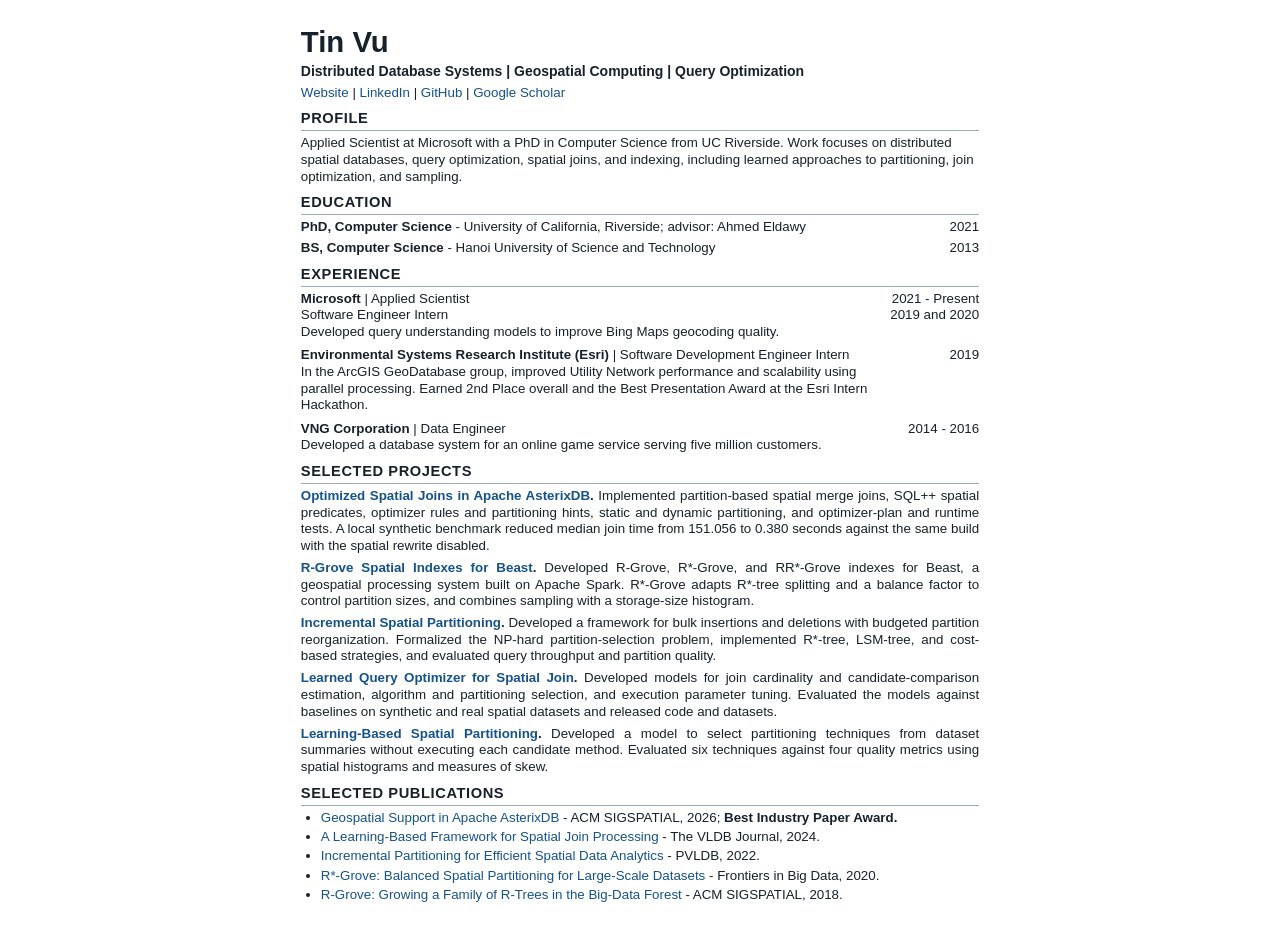
<file: resume.html>
<!doctype html>
<html lang="en">
<head>
  <meta charset="utf-8">
  <meta name="viewport" content="width=device-width, initial-scale=1">
  <title>Tin Vu - Resume</title>
  <style>
    @page { size: letter; margin: .4in .55in; }
    * { box-sizing: border-box; }
    body { font-family: Arial, sans-serif; font-size: 10pt; line-height: 1.25; color: #17212b; margin: 0; }
    h1 { font-size: 22pt; margin: 0 0 2pt; }
    .subtitle { font-size: 10.5pt; font-weight: bold; margin: 0 0 3pt; }
    .links { margin: 0; }
    a { color: #14528b; text-decoration: none; }
    h2 { font-size: 11pt; text-transform: uppercase; letter-spacing: .04em; border-bottom: 1px solid #9aabb8; margin: 6pt 0 3pt; padding-bottom: 2pt; }
    p { margin: 0 0 3pt; }
    .project { margin-bottom: 4pt; text-align: justify; }
    .project strong { color: #17212b; }
    .experience { display: grid; grid-template-columns: minmax(0, 1fr) max-content; column-gap: 12pt; margin-bottom: 5pt; }
    .experience p { margin: 0; }
    .experience .dated-entry { display: contents; }
    .experience p:not(.dated-entry) { grid-column: 1; }
    .dated-entry { display: grid; grid-template-columns: minmax(0, 1fr) max-content; column-gap: 12pt; }
    .date { text-align: right; }
    .date::before { content: "2019 and 2020"; display: block; height: 0; overflow: hidden; visibility: hidden; }
    ul { margin: 2pt 0 0; padding-left: 15pt; }
    li { margin-bottom: 2pt; }
    @media screen { body { max-width: 7.4in; margin: 24px auto; padding: 0 16px; } }
  </style>
</head>
<body>
  <header>
    <h1>Tin Vu</h1>
    <p class="subtitle">Distributed Database Systems | Geospatial Computing | Query Optimization</p>
    <p class="links"><a href="https://tinvukhac.github.io/">Website</a> | <a href="https://www.linkedin.com/in/tinvukhac/">LinkedIn</a> | <a href="https://github.com/tinvukhac">GitHub</a> | <a href="https://scholar.google.com/citations?hl=en&amp;user=ZpTB-kkAAAAJ&amp;view_op=list_works&amp;sortby=pubdate">Google Scholar</a></p>
  </header>

  <section>
    <h2>Profile</h2>
    <p>Applied Scientist at Microsoft with a PhD in Computer Science from UC Riverside. Work focuses on distributed spatial databases, query optimization, spatial joins, and indexing, including learned approaches to partitioning, join optimization, and sampling.</p>
  </section>

  <section>
    <h2>Education</h2>
    <p class="dated-entry"><span><strong>PhD, Computer Science</strong> - University of California, Riverside; advisor: Ahmed Eldawy</span><span class="date">2021</span></p>
    <p class="dated-entry"><span><strong>BS, Computer Science</strong> - Hanoi University of Science and Technology</span><span class="date">2013</span></p>
  </section>

  <section>
    <h2>Experience</h2>
    <div class="experience">
      <p class="dated-entry"><span><strong>Microsoft</strong> | Applied Scientist</span><span class="date">2021 - Present</span></p>
      <p class="dated-entry"><span>Software Engineer Intern</span><span class="date">2019 and 2020</span></p>
      <p>Developed query understanding models to improve Bing Maps geocoding quality.</p>
    </div>
    <div class="experience">
      <p class="dated-entry"><span><strong>Environmental Systems Research Institute (Esri)</strong> | Software Development Engineer Intern</span><span class="date">2019</span></p>
      <p>In the ArcGIS GeoDatabase group, improved Utility Network performance and scalability using parallel processing. Earned 2nd Place overall and the Best Presentation Award at the Esri Intern Hackathon.</p>
    </div>
    <div class="experience">
      <p class="dated-entry"><span><strong>VNG Corporation</strong> | Data Engineer</span><span class="date">2014 - 2016</span></p>
      <p>Developed a database system for an online game service serving five million customers.</p>
    </div>
  </section>

  <section>
    <h2>Selected Projects</h2>
    <p class="project"><strong><a href="https://tinvukhac.github.io/project-asterixdb.html">Optimized Spatial Joins in Apache AsterixDB</a>.</strong> Implemented partition-based spatial merge joins, SQL++ spatial predicates, optimizer rules and partitioning hints, static and dynamic partitioning, and optimizer-plan and runtime tests. A local synthetic benchmark reduced median join time from 151.056 to 0.380 seconds against the same build with the spatial rewrite disabled.</p>
    <p class="project"><strong><a href="https://tinvukhac.github.io/project-rgrove.html">R-Grove Spatial Indexes for Beast</a>.</strong> Developed R-Grove, R*-Grove, and RR*-Grove indexes for Beast, a geospatial processing system built on Apache Spark. R*-Grove adapts R*-tree splitting and a balance factor to control partition sizes, and combines sampling with a storage-size histogram.</p>
    <p class="project"><strong><a href="https://tinvukhac.github.io/project-incremental.html">Incremental Spatial Partitioning</a>.</strong> Developed a framework for bulk insertions and deletions with budgeted partition reorganization. Formalized the NP-hard partition-selection problem, implemented R*-tree, LSM-tree, and cost-based strategies, and evaluated query throughput and partition quality.</p>
    <p class="project"><strong><a href="https://tinvukhac.github.io/project-learned-joins.html">Learned Query Optimizer for Spatial Join</a>.</strong> Developed models for join cardinality and candidate-comparison estimation, algorithm and partitioning selection, and execution parameter tuning. Evaluated the models against baselines on synthetic and real spatial datasets and released code and datasets.</p>
    <p class="project"><strong><a href="https://tinvukhac.github.io/project-learned-partitioning.html">Learning-Based Spatial Partitioning</a>.</strong> Developed a model to select partitioning techniques from dataset summaries without executing each candidate method. Evaluated six techniques against four quality metrics using spatial histograms and measures of skew.</p>
  </section>

  <section>
    <h2>Selected Publications</h2>
    <ul>
      <li><a href="https://www.cs.ucr.edu/~eldawy/publications/26_SIGSPATIAL_AsterixDB_Industry.pdf">Geospatial Support in Apache AsterixDB</a> - ACM SIGSPATIAL, 2026; <strong>Best Industry Paper Award.</strong></li>
      <li><a href="https://doi.org/10.1007/s00778-024-00836-1">A Learning-Based Framework for Spatial Join Processing</a> - The VLDB Journal, 2024.</li>
      <li><a href="https://doi.org/10.14778/3494124.3494150">Incremental Partitioning for Efficient Spatial Data Analytics</a> - PVLDB, 2022.</li>
      <li><a href="https://doi.org/10.3389/fdata.2020.00028">R*-Grove: Balanced Spatial Partitioning for Large-Scale Datasets</a> - Frontiers in Big Data, 2020.</li>
      <li><a href="https://doi.org/10.1145/3274895.3274984">R-Grove: Growing a Family of R-Trees in the Big-Data Forest</a> - ACM SIGSPATIAL, 2018.</li>
    </ul>
  </section>
</body>
</html>
</file>
<file: style.css>
:root {
  color-scheme: light;
  font-family: system-ui, -apple-system, "Segoe UI", sans-serif;
  color: #17212b;
  background: #fff;
}

* { box-sizing: border-box; }
html { scroll-padding-top: 1.5rem; }
body { margin: 0; font-size: 16px; line-height: 1.6; }
a { color: #14528b; text-underline-offset: 3px; }
a:hover { color: #092e50; }
a:focus-visible { outline: 3px solid #8cb4d8; outline-offset: 3px; }
.skip-link { position: absolute; top: -5rem; left: 1rem; background: #fff; padding: .5rem; z-index: 1; }
.skip-link:focus { top: 1rem; }
.container { width: min(100% - 3rem, 820px); margin-inline: auto; }
.site-header { border-bottom: 1px solid #dce2e7; }
.header-content { min-height: 60px; display: flex; align-items: center; justify-content: space-between; gap: 1rem; }
.site-name { color: #17212b; font-weight: 700; text-decoration: none; }
nav { display: flex; flex-wrap: wrap; gap: .5rem 1.25rem; }
nav a { font-size: .9rem; }

h1, h2, h3, p { margin-top: 0; }
h1, h2, h3 { line-height: 1.25; }
h1 { margin-bottom: .15rem; font-size: clamp(2.2rem, 5vw, 2.8rem); letter-spacing: -.025em; }
h2 { font-size: 1.4rem; margin-bottom: 1rem; }
h3 { font-size: 1.05rem; margin-bottom: .25rem; }
.intro { padding: 2rem 0 1.75rem; }
.intro-overview { display: grid; grid-template-columns: 128px minmax(0, 1fr); align-items: start; gap: 1.4rem; margin-bottom: 1rem; }
.profile-photo { width: 128px; height: 128px; object-fit: cover; border-radius: 4px; }
.role { margin-bottom: .85rem; color: #435465; font-size: 1.1rem; font-weight: 600; }
.summary { max-width: 760px; margin-bottom: 0; font-size: 1.05rem; }
.summary + .summary { margin-top: .75rem; }
.profile-links { display: flex; flex-wrap: wrap; gap: .4rem 1.25rem; font-weight: 600; }

.section { padding: 1.75rem 0; border-top: 1px solid #dce2e7; }
.section-intro { margin-bottom: 1rem; }
.entry-list { display: grid; grid-template-columns: minmax(0, 1fr); gap: 1.4rem; }
.entry { display: grid; grid-template-columns: 80px minmax(0, 1fr); align-items: start; gap: .8rem; }
.project-image { display: block; width: 80px; height: 60px; border: 1px solid #dce2e7; border-radius: 3px; }
.entry p { margin-bottom: .3rem; }
.entry p:not(.project-links) { margin-bottom: .65rem; }
#work .entry p:not(.project-links) { text-align: justify; }
.project-contributions { margin: 0 0 .65rem; padding-left: 1.3rem; }
.project-links { display: flex; flex-wrap: wrap; gap: .25rem 1rem; }
.project-detail { border-top: 0; }
.project-detail h1 { margin-bottom: 1rem; }
.project-detail h2 { margin: 1.4rem 0 .6rem; font-size: 1.2rem; }
.project-detail li { margin-bottom: .4rem; }
.project-detail .project-links { margin-bottom: 1rem; }
#research h3 { margin: 1.2rem 0 .5rem; }
#research h4 { margin: .9rem 0 .35rem; font-size: 1rem; }
.publication-list, .selected-publications, .experience-list, .award-list { margin: 0; padding-left: 1.3rem; }
.selected-publications li { margin-bottom: .3rem; }
.publication-list li { margin-bottom: .85rem; }
.publication-list li:last-child, .experience-list li:last-child { margin-bottom: 0; }
.publication-list a { font-weight: 600; }
.publication-list span { display: block; color: #46596a; font-size: .92rem; }
.publication-list .venue { color: #17212b; }
.experience-list { margin-bottom: 1rem; }
.experience-list li { margin-bottom: .3rem; }
.work-list li { margin-bottom: .85rem; }
.work-list p { margin: .25rem 0 0; }
.work-list .work-heading { display: grid; grid-template-columns: minmax(0, 1fr) max-content; gap: 1rem; margin: 0; }
.work-date { padding-left: .5rem; text-align: right; }
.work-date::before { content: "2019 and 2020"; display: block; height: 0; overflow: hidden; visibility: hidden; }
.award-list li { margin-bottom: .3rem; }
.award-list li:last-child { margin-bottom: 0; }
.section > p:last-child { margin-bottom: 0; }
.footer { border-top: 1px solid #dce2e7; padding: 1.2rem 0 2rem; color: #46596a; font-size: .9rem; }
.footer p { margin: 0; }

@media (max-width: 600px) {
  .container { width: calc(100% - 2rem); }
  .header-content { align-items: flex-start; flex-direction: column; padding: .8rem 0; gap: .3rem; }
  nav { gap: .4rem 1rem; }
  .intro { padding-top: 1.5rem; }
  .intro-overview { grid-template-columns: 88px minmax(0, 1fr); gap: 1rem; }
  .profile-photo { width: 88px; height: 88px; }
  .entry-list { gap: 1.2rem; }
}
</file>
<file: presentation.css>
:root { font-family: system-ui, -apple-system, "Segoe UI", sans-serif; color: #172a3a; background: #e8eef2; }
* { box-sizing: border-box; }
body { margin: 0; }
a { color: #12677a; text-underline-offset: .18em; }
a:focus-visible, button:focus-visible { outline: 3px solid #e6a739; outline-offset: 3px; }
.deck { max-width: 1440px; margin: auto; background: #fff; min-height: 100vh; box-shadow: 0 0 40px #1c38451a; }
.topbar { min-height: 60px; padding: 1rem clamp(1.25rem, 5vw, 4rem); display: flex; justify-content: space-between; align-items: center; gap: 1rem; border-bottom: 1px solid #dce5e9; font-size: .85rem; font-weight: 650; }
.topbar a { text-decoration: none; }
.topbar span { color: #56707d; text-align: right; }
.slide { min-height: calc(100vh - 132px); padding: clamp(2rem, 5vw, 5rem) clamp(1.25rem, 8vw, 7rem); display: flex; flex-direction: column; justify-content: center; }
.slide[hidden] { display: none; }
.eyebrow { color: #13788a; text-transform: uppercase; letter-spacing: .14em; font-size: .8rem; font-weight: 800; margin: 0 0 .9rem; }
h1, h2, h3, p { margin-top: 0; }
h1, h2 { letter-spacing: -.035em; line-height: 1.08; max-width: 1050px; }
h1 { font-size: clamp(2.7rem, 6vw, 5.3rem); margin-bottom: 1.3rem; }
h2 { font-size: clamp(2.1rem, 4.5vw, 3.8rem); margin-bottom: 1.5rem; }
h3 { font-size: 1.1rem; margin-bottom: .5rem; }
p, li { line-height: 1.48; }
.lead { max-width: 800px; color: #466170; font-size: clamp(1.15rem, 2vw, 1.55rem); }
.author { margin: 2rem 0 0; font-weight: 700; }
.two-col, .three-col { display: grid; gap: 1rem; }
.two-col { grid-template-columns: repeat(2, minmax(0, 1fr)); }
.three-col { grid-template-columns: repeat(3, minmax(0, 1fr)); }
.card { padding: clamp(1rem, 2vw, 1.5rem); background: #f2f7f8; border-top: 4px solid #2b8793; }
.card p:last-child, .card ul:last-child { margin-bottom: 0; }
.card h3 { color: #155969; }
.card ul, .slide > ul { padding-left: 1.2em; }
li + li { margin-top: .5rem; }
.callout { margin: 1.3rem 0 0; padding: .8rem 1rem; border-left: 4px solid #e2a330; background: #fff8e9; }
.flow { display: grid; grid-template-columns: repeat(4, minmax(0, 1fr)); gap: .75rem; margin: 1rem 0; }
.step { padding: 1.15rem; background: #f2f7f8; border-radius: .25rem; }
.number { display: block; color: #198295; font-weight: 800; font-size: 1.3rem; margin-bottom: .75rem; }
.step p { margin-bottom: 0; font-size: .95rem; }
.small { font-size: .9rem; color: #526977; }
.metric { font-size: clamp(2rem, 4vw, 3.4rem); line-height: 1; font-weight: 800; color: #155969; margin: .4rem 0; }
.references { font-size: .95rem; line-height: 1.7; }
.controls { min-height: 72px; border-top: 1px solid #dce5e9; padding: .75rem clamp(1.25rem, 5vw, 4rem); display: flex; justify-content: space-between; align-items: center; gap: .75rem; flex-wrap: wrap; }
.controls[hidden] { display: none; }
.buttons { display: flex; align-items: center; gap: .6rem; }
button { font: inherit; font-weight: 700; color: #fff; background: #155969; border: 0; border-radius: .25rem; padding: .65rem 1rem; cursor: pointer; }
button:hover:not(:disabled) { background: #0b3d49; }
button:disabled { background: #dce5e9; color: #647781; cursor: default; }
#status { font-size: .9rem; color: #526977; }
.progress { height: 4px; background: #dce5e9; }
.progress span { display: block; height: 100%; background: #198295; width: 0; }
@media (max-width: 700px) {
  .topbar span { display: none; }
  .slide { min-height: auto; padding-block: 2.5rem; }
  .two-col, .three-col, .flow { grid-template-columns: 1fr; }
  .flow { gap: .5rem; }
  .step { padding: .85rem; }
  .number { display: inline; margin-right: .5rem; }
  .controls { position: sticky; bottom: 0; background: #fff; }
}
@media print {
  :root { background: #fff; }
  .deck { box-shadow: none; }
  .topbar, .controls, .progress { display: none !important; }
  .slide, .slide[hidden] { display: flex !important; min-height: 0; height: 100vh; padding: 1cm; break-after: page; page-break-after: always; }
  .slide:last-child { break-after: auto; page-break-after: auto; }
  .two-col { grid-template-columns: repeat(2, minmax(0, 1fr)); }
  .three-col { grid-template-columns: repeat(3, minmax(0, 1fr)); }
  .flow { grid-template-columns: repeat(4, minmax(0, 1fr)); }
}
</file>
